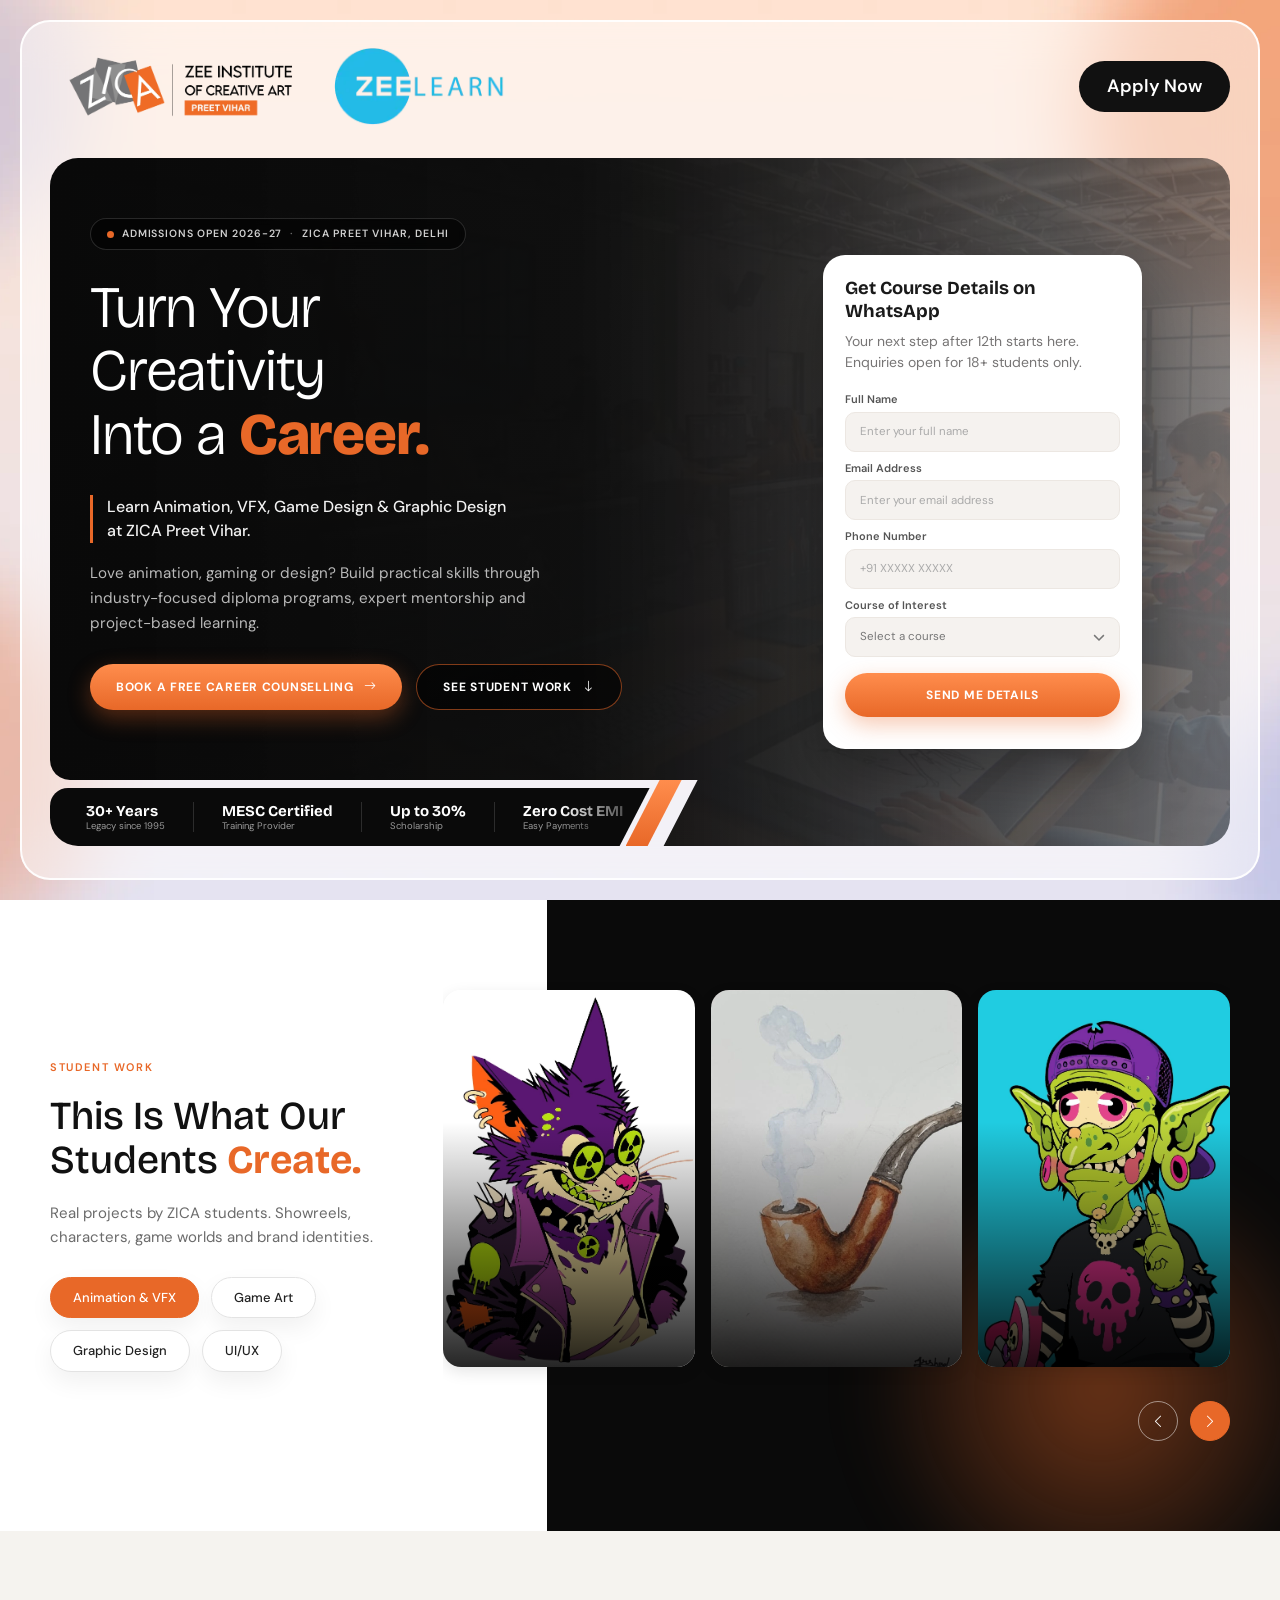
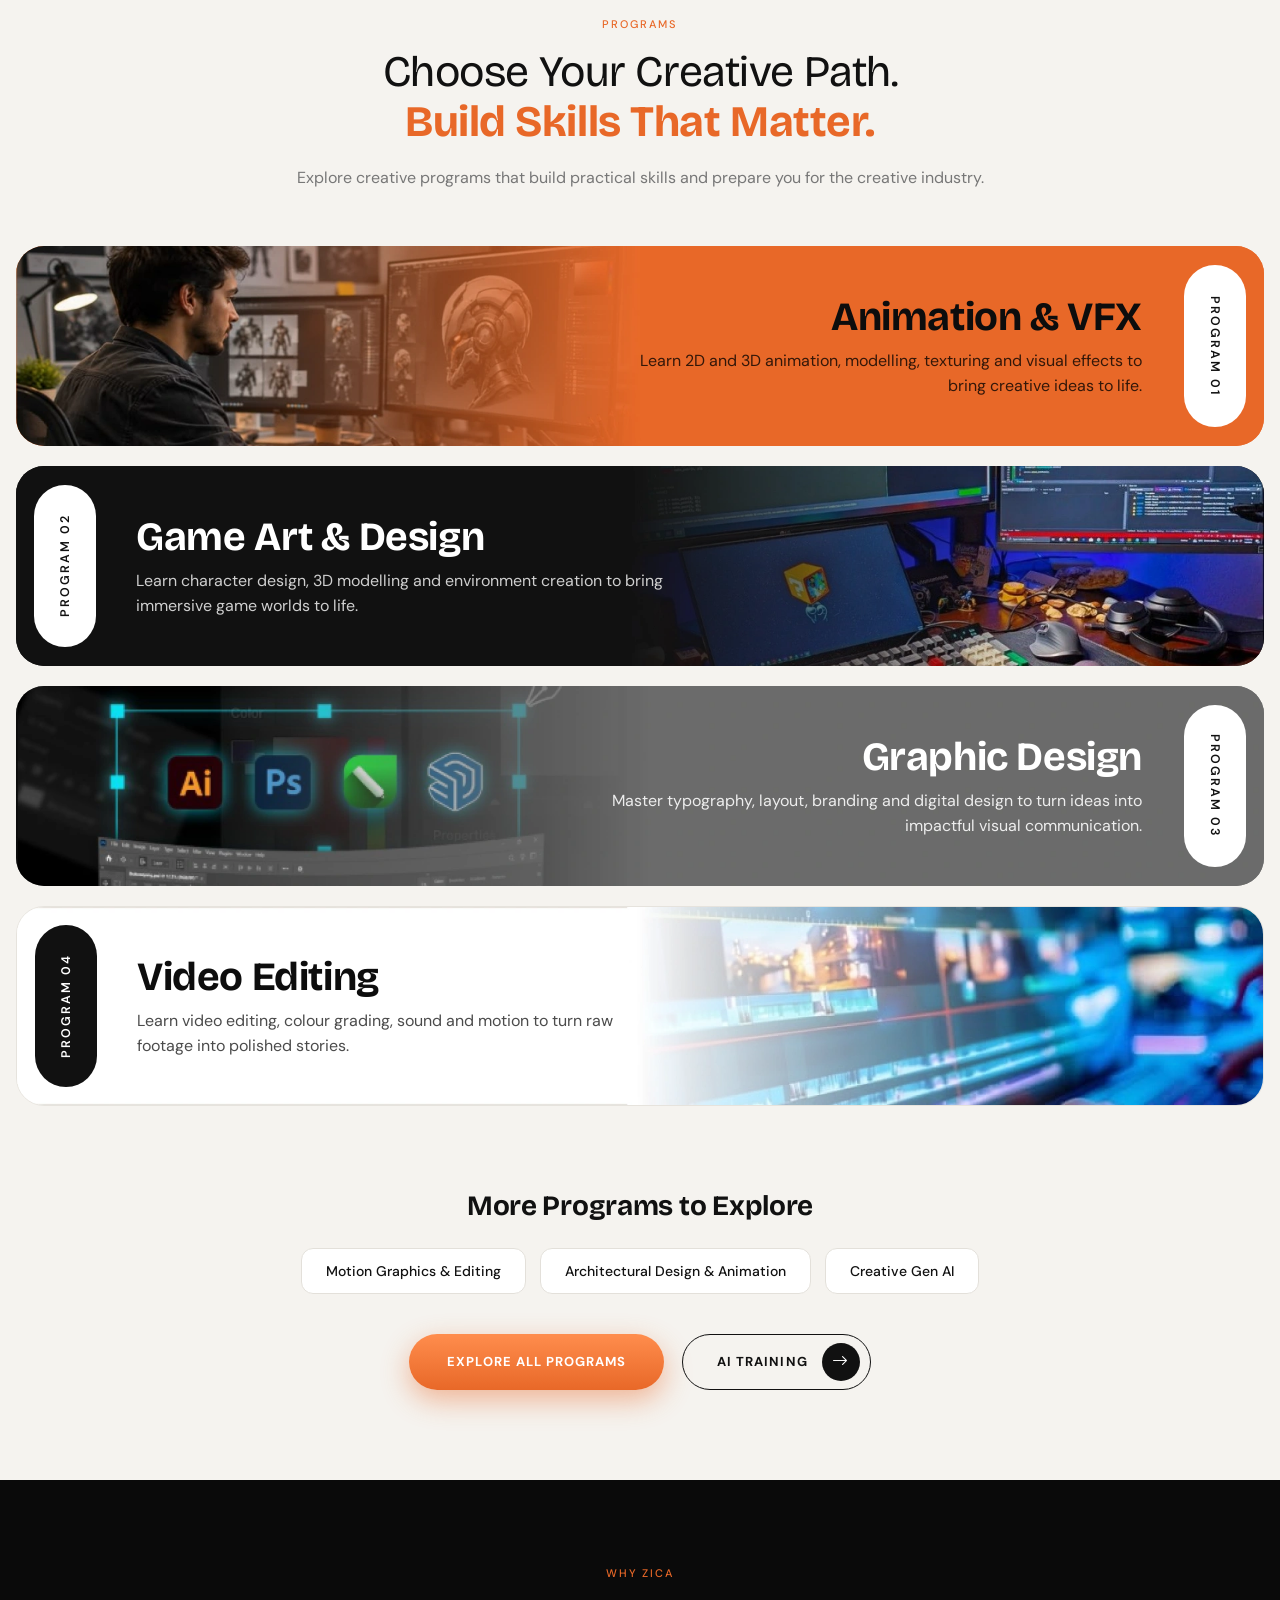
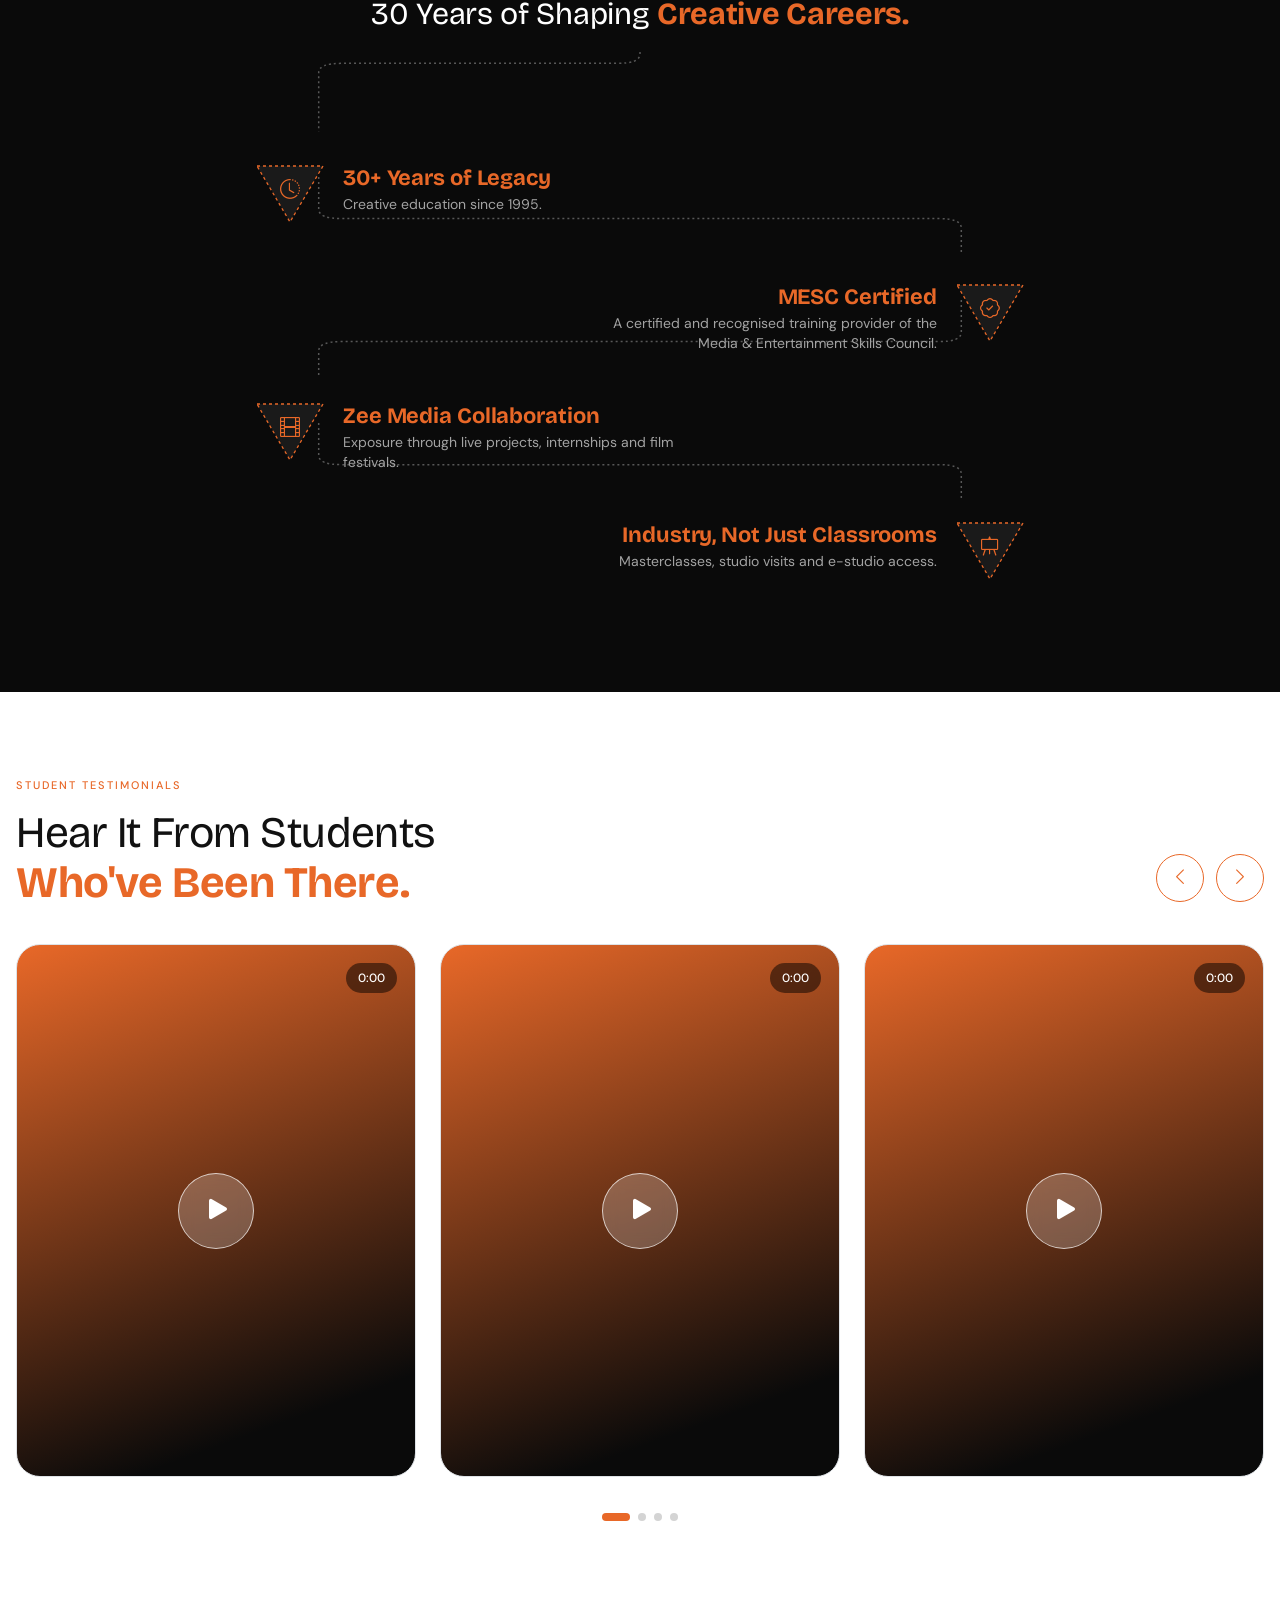
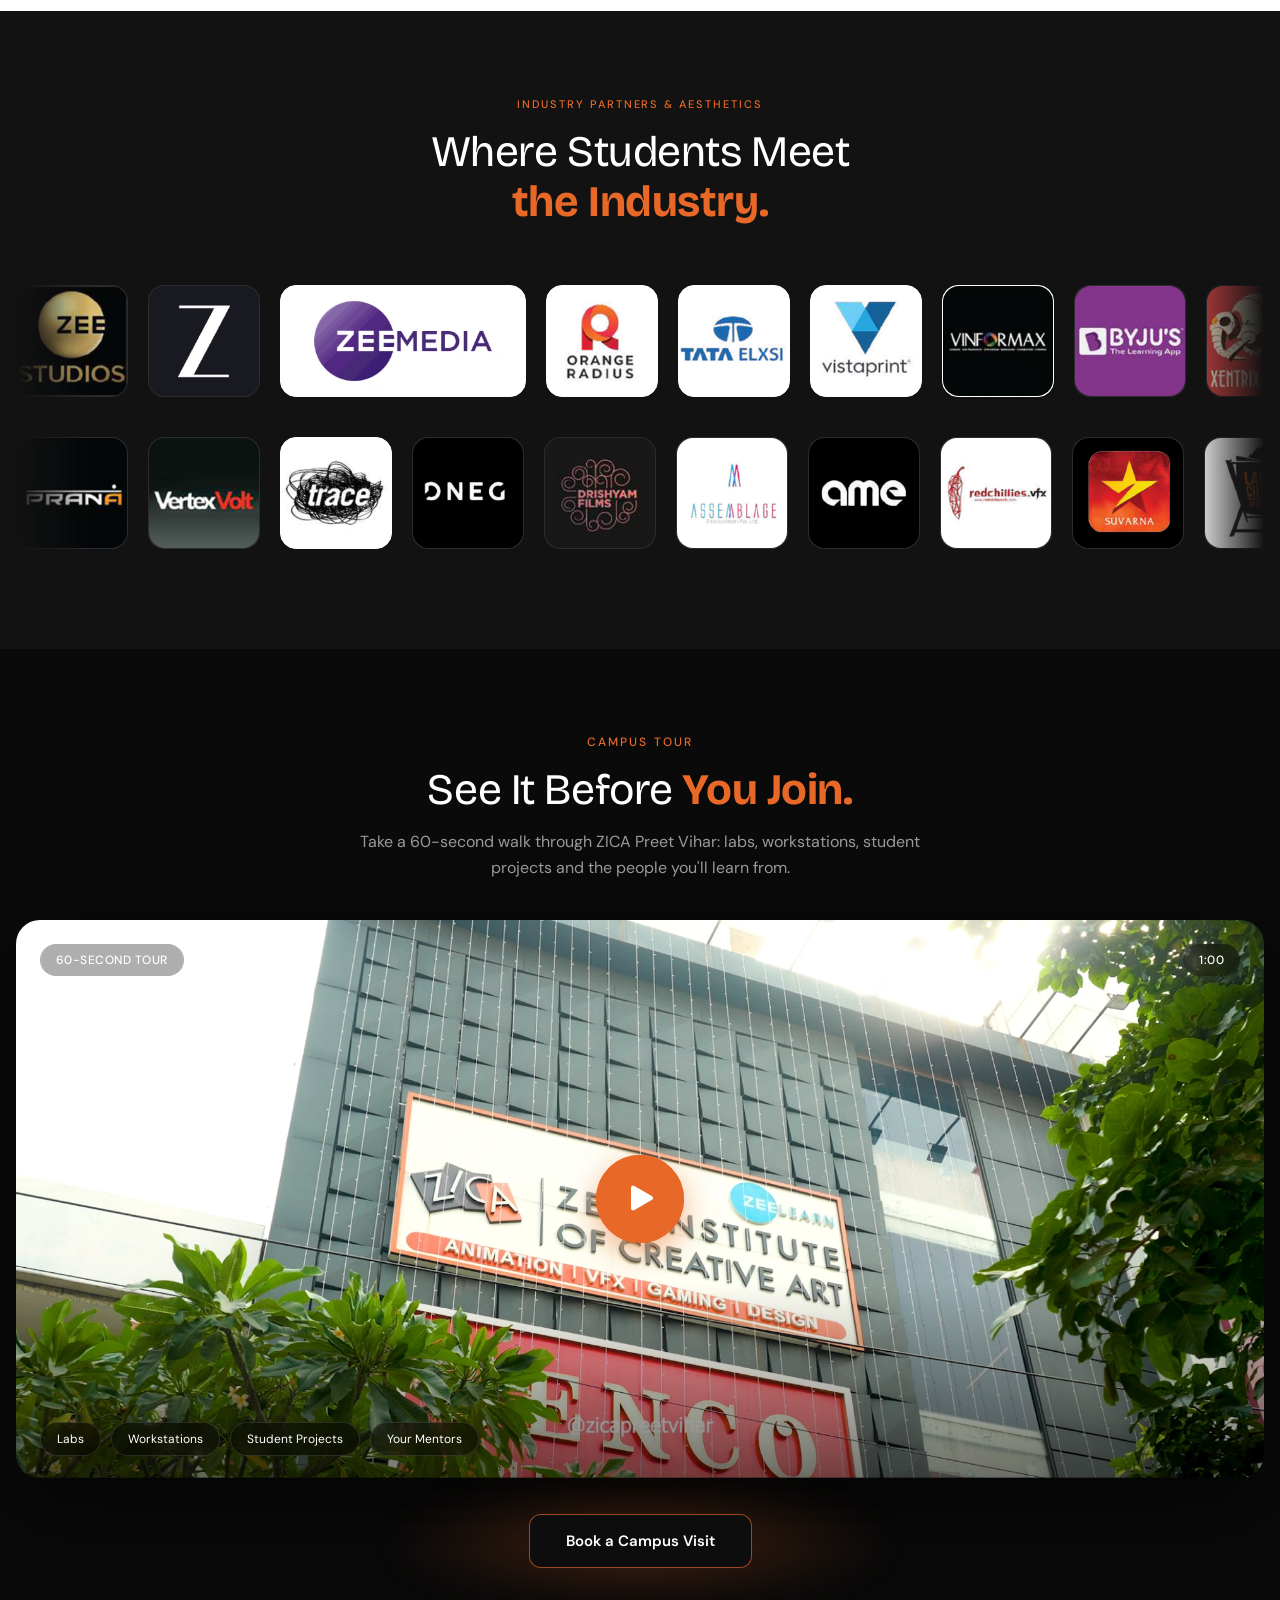
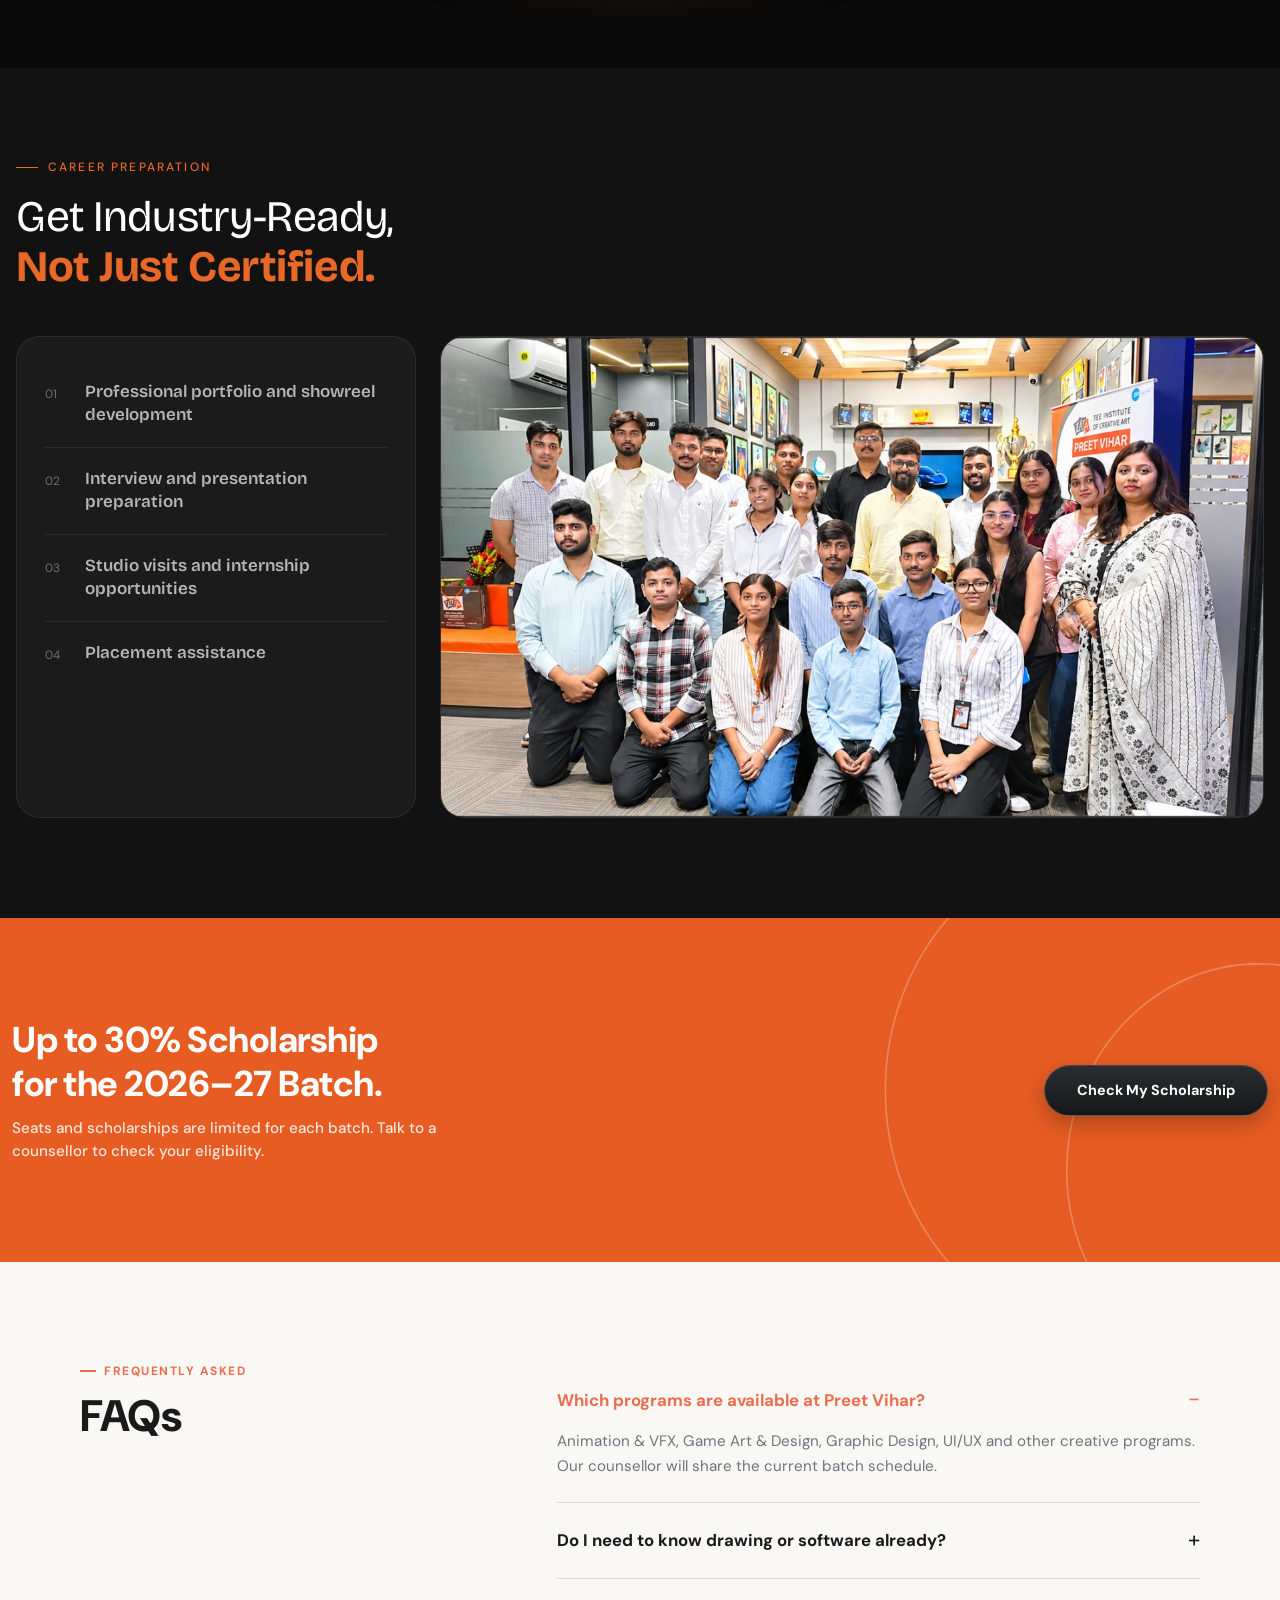
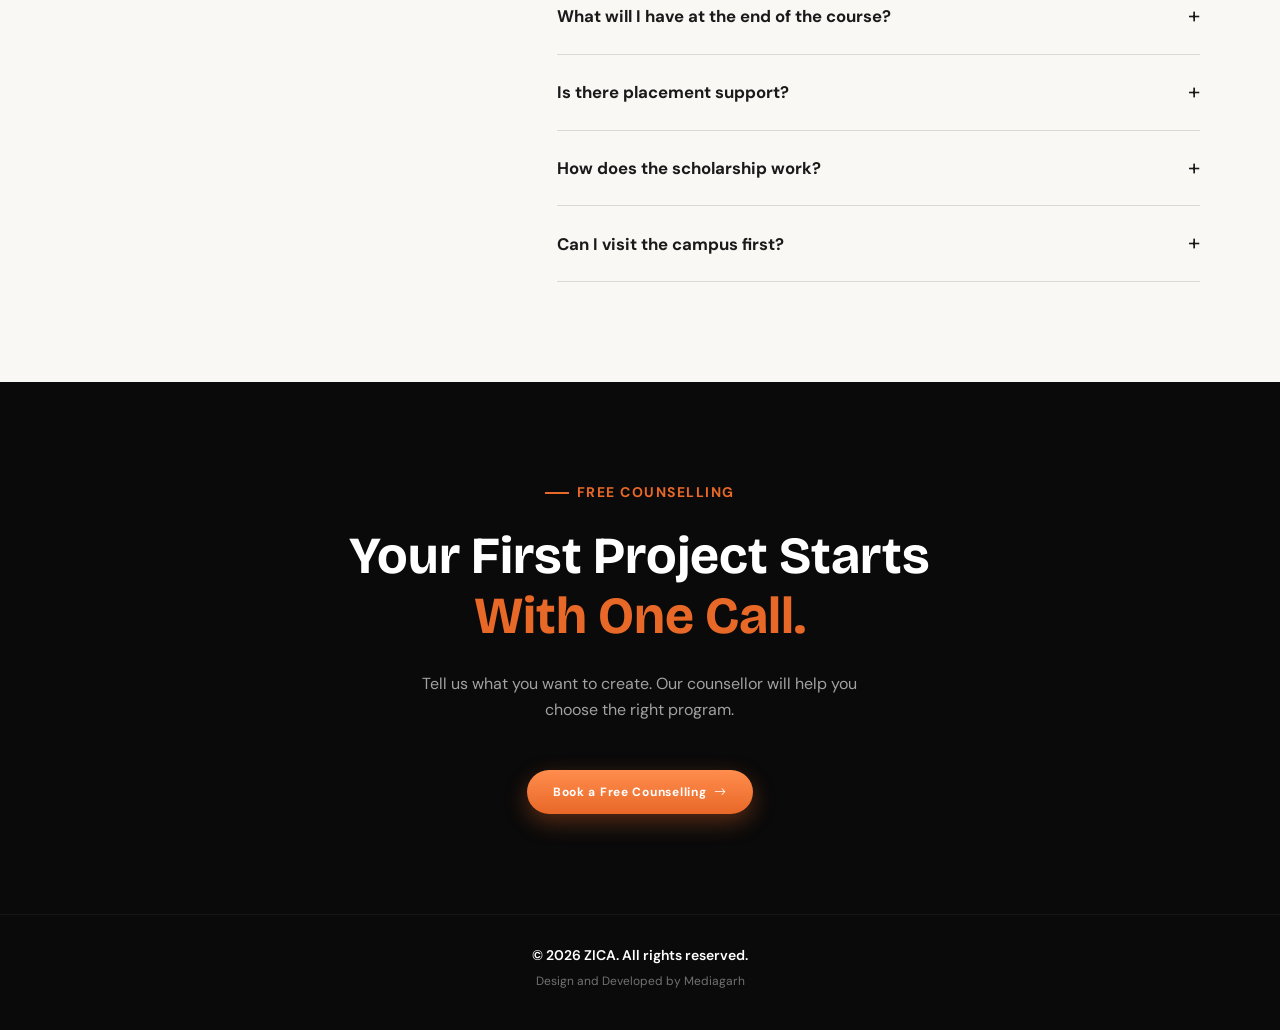
<file: index.html>
<!doctype html>
<html lang="en">
  <head>
    <meta charset="UTF-8" />
    <meta name="viewport" content="width=device-width, initial-scale=1.0" />

    <!-- Primary Meta Tags -->
    <title>ZICA Preet Vihar, Delhi | Animation, VFX, Game &amp; Graphic Design Courses</title>
    <meta
      name="description"
      content="Learn Animation, VFX, Game Design & Graphic Design at ZICA Preet Vihar, Delhi. 30+ years of creative education, MESC certified, with placement assistance and industry exposure."
    />
    <meta name="author" content="ZICA Preet Vihar" />
    <meta name="theme-color" content="#e86828" />

    <!-- Favicon -->
    <link rel="icon" type="image/webp" href="images/ZICA_Logo.webp" />
    <link rel="apple-touch-icon" href="images/ZICA_Logo.webp" />

    <!-- Open Graph / Facebook -->
    <meta property="og:type" content="website" />
    <meta property="og:site_name" content="ZICA Preet Vihar" />
    <meta property="og:locale" content="en_IN" />
    <meta property="og:title" content="ZICA Preet Vihar, Delhi | Animation, VFX, Game & Graphic Design Courses" />
    <meta
      property="og:description"
      content="Learn Animation, VFX, Game Design & Graphic Design at ZICA Preet Vihar, Delhi. 30+ years of creative education, MESC certified, with placement assistance and industry exposure."
    />
    <meta property="og:image" content="images/Group_166.webp" />
    <meta property="og:image:alt" content="ZICA Preet Vihar campus and creative work" />
    <!-- TODO: once the live domain is known, set og:url and make og:image an absolute URL (https://your-domain/images/Group_166.webp) -->

    <!-- Twitter Card -->
    <meta name="twitter:card" content="summary_large_image" />
    <meta name="twitter:title" content="ZICA Preet Vihar, Delhi | Animation, VFX, Game & Graphic Design Courses" />
    <meta
      name="twitter:description"
      content="Learn Animation, VFX, Game Design & Graphic Design at ZICA Preet Vihar, Delhi. 30+ years of creative education, MESC certified, with placement assistance and industry exposure."
    />
    <meta name="twitter:image" content="images/Group_166.webp" />

    <!-- Google Tag Manager -->
    <script async src="https://www.googletagmanager.com/gtm.js?id=GTM-WV7SQ3TK"></script>
    <script>
      window.dataLayer = window.dataLayer || [];
      function gtag() {
        dataLayer.push(arguments);
      }
      gtag('js', new Date());
    </script>

    <link rel="preconnect" href="https://fonts.googleapis.com" />
    <link rel="preconnect" href="https://fonts.gstatic.com" crossorigin />
    <link
      href="https://fonts.googleapis.com/css2?family=Bricolage+Grotesque:opsz,wght@12..96,200..800&family=DM+Sans:ital,opsz,wght@0,9..40,100..1000;1,9..40,100..1000&display=swap"
      rel="stylesheet"
    />
    <!-- Bootstrap 5 CSS -->
    <link href="https://cdn.jsdelivr.net/npm/bootstrap@5.3.3/dist/css/bootstrap.min.css" rel="stylesheet" />
    <!-- Bootstrap Icons (arrows + chat icon) -->
    <link href="https://cdn.jsdelivr.net/npm/bootstrap-icons@1.11.3/font/bootstrap-icons.min.css" rel="stylesheet" />
    <!-- AOS CSS (required for animations) -->
    <link href="https://unpkg.com/aos@2.3.1/dist/aos.css" rel="stylesheet" />
    <link rel="stylesheet" href="https://cdn.jsdelivr.net/npm/swiper@11.1.14/swiper-bundle.min.css" />
    <link rel="stylesheet" href="./css/style.css" />
    <link rel="stylesheet" href="./css/responsive.css" />
  </head>
  <body>
    <!-- Google Tag Manager (noscript) -->
    <noscript>
      <iframe
        src="https://www.googletagmanager.com/ns.html?id=GTM-WV7SQ3TK"
        height="0"
        width="0"
        style="display: none; visibility: hidden"
      ></iframe>
    </noscript>

    <!-- ===== HERO SECTION ===== -->
    <section class="hero-section overflow-hidden">
      <!-- Glassmorphism Wrapper Container -->
      <div class="hero-glass-container">
        <!-- ===== HEADER / NAVBAR ===== -->
        <header class="hero-header d-flex align-items-center justify-content-between">
          <!-- Left: Logos -->
          <div class="header-logos d-flex align-items-center gap-3">
            <img src="./images/ZICA_Logo.webp" alt="ZICA Logo" class="logo-zica" />
            <img src="./images/image1.webp" alt="Zee Learn Logo" class="logo-zeelearn" />
          </div>
          <!-- Right: CTA Button -->
          <a href="#apply" class="btn-apply-now">Apply Now</a>
        </header>

        <main class="hero-wrap">
          <!-- Stage: card (with cutout) + strip sit together -->
          <div class="hero-stage">
            <!-- Main dark card (taller on the right, cutout bottom-left) -->
            <div class="hero-card">
              <div class="row align-items-center gx-lg-5 gy-4 hero-row">
                <!-- LEFT: Text -->
                <div class="col-lg-7 hero-left">
                  <span class="hero-badge" data-aos="fade-down">
                    <i class="dot"></i>
                    ADMISSIONS OPEN 2026-27
                    <span class="sep">·</span>
                    ZICA PREET VIHAR, DELHI
                  </span>

                  <h1 class="hero-title" data-aos="fade-up" data-aos-delay="100">
                    Turn Your <br />
                    Creativity <br />
                    Into a <span class="accent">Career.</span>
                  </h1>
                  <script>
                    (function () {
                      var params = new URLSearchParams(window.location.search);
                      var keyword = params.get('utm_keyword');
                      if (keyword) {
                        document.querySelector('.hero-title').textContent = decodeURIComponent(keyword);
                      }
                    })();
                  </script>
                  <p class="hero-quote" data-aos="fade-up" data-aos-delay="200">
                    Learn Animation, VFX, Game Design &amp; Graphic Design at ZICA Preet Vihar.
                  </p>

                  <p class="hero-desc" data-aos="fade-up" data-aos-delay="300">
                    Love animation, gaming or design? Build practical skills through industry-focused diploma programs,
                    expert mentorship and project-based learning.
                  </p>

                  <div class="hero-btns" data-aos="fade-up" data-aos-delay="400">
                    <a href="#enquiryForm" class="btn-orange">
                      BOOK A FREE CAREER COUNSELLING
                      <i class="bi bi-arrow-right"></i>
                    </a>
                    <a href="#enquiryForm" class="btn-outline-dark2">
                      SEE STUDENT WORK
                      <i class="bi bi-arrow-down"></i>
                    </a>
                  </div>
                </div>

                <!-- RIGHT: Form -->
                <div class="col-lg-5 col-xl-4 ms-xl-auto">
                  <div class="form-card" id="form" data-aos="fade-left" data-aos-delay="300">
                    <h3 class="form-title">Get Course Details on WhatsApp</h3>
                    <p class="form-tagline">
                      Your next step after 12th starts here. Enquiries open for 18+ students only.
                    </p>
                    <form id="enquiryForm">
                      <!-- page url is filled automatically by JS -->
                      <input type="hidden" name="page_url" id="pageUrl" />

                      <div class="mb-2">
                        <label class="form-label-sm">Full Name</label>
                        <input type="text" class="form-input" name="name" placeholder="Enter your full name" required />
                      </div>

                      <div class="mb-2">
                        <label class="form-label-sm">Email Address</label>
                        <input
                          type="email"
                          class="form-input"
                          name="email"
                          placeholder="Enter your email address"
                          required
                        />
                      </div>

                      <div class="mb-2">
                        <label class="form-label-sm">Phone Number</label>
                        <input
                          type="tel"
                          class="form-input"
                          name="phone"
                          placeholder="+91 XXXXX XXXXX"
                          pattern="[0-9+\s]{10,15}"
                          required
                        />
                      </div>

                      <div class="mb-3">
                        <label class="form-label-sm">Course of Interest</label>
                        <select class="form-input form-select-custom" name="course" required>
                          <option value="" selected disabled>Select a course</option>
                          <option value="Animation & VFX">Animation &amp; VFX</option>
                          <option value="Game Design">Game Design</option>
                          <option value="Graphic Design">Graphic Design</option>
                          <option value="Video Editing">Video Editing</option>
                        </select>
                      </div>

                      <button type="submit" id="submitBtn" class="btn-orange w-100 justify-content-center">
                        SEND ME DETAILS
                      </button>

                      <p id="formMsg" class="mt-2 mb-0 text-center" style="font-size: 13px"></p>
                    </form>
                  </div>
                </div>
              </div>
            </div>

            <!-- Strip that lives inside the cutout (desktop) / below card (mobile) -->
            <div class="hero-bottom" data-aos="fade-up" data-aos-delay="200">
              <div class="stats-strip">
                <div class="marquee">
                  <div class="marquee-track">
                    <!-- 4 identical groups; animation moves -25% = seamless loop -->
                    <div class="marquee-group">
                      <div class="stat"><strong>30+ Years</strong><span>Legacy since 1995</span></div>
                      <div class="stat"><strong>MESC Certified</strong><span>Training Provider</span></div>
                      <div class="stat"><strong>Up to 30%</strong><span>Scholarship</span></div>
                      <div class="stat"><strong>Zero Cost EMI</strong><span>Easy Payments</span></div>
                    </div>
                    <div class="marquee-group" aria-hidden="true">
                      <div class="stat"><strong>30+ Years</strong><span>Legacy since 1995</span></div>
                      <div class="stat"><strong>MESC Certified</strong><span>Training Provider</span></div>
                      <div class="stat"><strong>Up to 30%</strong><span>Scholarship</span></div>
                      <div class="stat"><strong>Zero Cost EMI</strong><span>Easy Payments</span></div>
                    </div>
                    <div class="marquee-group" aria-hidden="true">
                      <div class="stat"><strong>30+ Years</strong><span>Legacy since 1995</span></div>
                      <div class="stat"><strong>MESC Certified</strong><span>Training Provider</span></div>
                      <div class="stat"><strong>Up to 30%</strong><span>Scholarship</span></div>
                      <div class="stat"><strong>Zero Cost EMI</strong><span>Easy Payments</span></div>
                    </div>
                    <div class="marquee-group" aria-hidden="true">
                      <div class="stat"><strong>30+ Years</strong><span>Legacy since 1995</span></div>
                      <div class="stat"><strong>MESC Certified</strong><span>Training Provider</span></div>
                      <div class="stat"><strong>Up to 30%</strong><span>Scholarship</span></div>
                      <div class="stat"><strong>Zero Cost EMI</strong><span>Easy Payments</span></div>
                    </div>
                  </div>
                </div>
              </div>

              <!-- Orange slanted bars sitting inside the cutout gap (desktop only) -->
              <i class="slant-bar slant-bar-1"></i>
            </div>
          </div>
        </main>
      </div>
      <!-- /hero-glass-container -->
    </section>
    <!-- /hero-section -->
    <section class="student-work overflow-hidden" id="studentWork">
      <div class="custom-container">
        <div class="row align-items-center g-4 g-lg-0">
          <!-- LEFT CONTENT -->
          <div class="col-lg-4 sw-content" data-aos="fade-right">
            <span class="sw-eyebrow">Student Work</span>
            <h2 class="sw-title">This Is What Our Students <span class="sw-accent">Create.</span></h2>
            <p class="sw-text">
              Real projects by ZICA students. Showreels, characters, game worlds and brand identities.
            </p>

            <div class="sw-pills">
              <span class="sw-pill">Animation &amp; VFX</span>
              <span class="sw-pill">Game Art</span>
              <span class="sw-pill">Graphic Design</span>
              <span class="sw-pill">UI/UX</span>
            </div>
          </div>

          <!-- RIGHT SLIDER -->
          <div class="col-lg-8" data-aos="fade-left">
            <div class="sw-slider">
              <div class="sw-viewport">
                <div class="sw-track" id="swTrack">
                  <!-- Card 1 -->
                  <article class="sw-card">
                    <img
                      class="sw-video"
                      src="images/student-art-1.webp"
                      alt="Neon Dusk — 3D Showreel"
                      loading="lazy"
                    />
                  </article>

                  <!-- Card 2 -->
                  <article class="sw-card">
                    <img class="sw-video" src="images/student-art-2.webp" alt="Skyforge — Game World" loading="lazy" />
                  </article>

                  <!-- Card 3 -->
                  <article class="sw-card">
                    <img
                      class="sw-video"
                      src="images/student-art-3.webp"
                      alt="Aurora — Brand Identity"
                      loading="lazy"
                    />
                  </article>

                  <!-- Card 4 -->
                  <article class="sw-card">
                    <img class="sw-video" src="images/student-art-4.webp" alt="Pulse — App Design" loading="lazy" />
                  </article>
                </div>
              </div>

              <!-- ARROWS -->
              <div class="sw-arrows">
                <button type="button" class="sw-arrow sw-arrow--prev" id="swPrev" aria-label="Previous">
                  <i class="bi bi-chevron-left"></i>
                </button>
                <button type="button" class="sw-arrow sw-arrow--next" id="swNext" aria-label="Next">
                  <i class="bi bi-chevron-right"></i>
                </button>
              </div>
            </div>
          </div>
        </div>
      </div>
    </section>

    <section class="prog-section overflow-hidden" id="programs">
      <div class="container-1320">
        <!-- Heading -->
        <div class="prog-head text-center" data-aos="fade-up">
          <span class="prog-tag">PROGRAMS</span>
          <h2 class="prog-title">
            Choose Your Creative Path.<br />
            <span class="accent">Build Skills That Matter.</span>
          </h2>
          <p class="prog-sub">
            Explore creative programs that build practical skills and prepare you for the creative industry.
          </p>
        </div>

        <!-- Cards -->
        <div class="prog-list">
          <!-- 01 : orange / photo LEFT / badge RIGHT -->
          <a href="#" class="prog-card prog-card--orange prog-card--img-left" data-aos="fade-up">
            <img class="prog-bg" src="images/animation-img-1.webp" alt="" loading="lazy" />
            <span class="prog-badge">PROGRAM 01</span>
            <div class="prog-content">
              <h3 class="prog-card-title">Animation &amp; VFX</h3>
              <p class="prog-desc">
                Learn 2D and 3D animation, modelling, texturing and visual effects to bring creative ideas to life.
              </p>
            </div>
          </a>

          <!-- 02 : dark / photo RIGHT / badge LEFT -->
          <a href="#" class="prog-card prog-card--dark prog-card--img-right" data-aos="fade-up" data-aos-delay="100">
            <img class="prog-bg" src="images/animation-img-2.webp" alt="" loading="lazy" />
            <span class="prog-badge">PROGRAM 02</span>
            <div class="prog-content">
              <h3 class="prog-card-title">Game Art &amp; Design</h3>
              <p class="prog-desc">
                Learn character design, 3D modelling and environment creation to bring immersive game worlds to life.
              </p>
            </div>
          </a>

          <!-- 03 : gray / photo LEFT / badge RIGHT -->
          <a href="#" class="prog-card prog-card--gray prog-card--img-left" data-aos="fade-up" data-aos-delay="200">
            <img class="prog-bg" src="images/animation-img-3.webp" alt="" loading="lazy" />
            <span class="prog-badge">PROGRAM 03</span>
            <div class="prog-content">
              <h3 class="prog-card-title">Graphic Design</h3>
              <p class="prog-desc">
                Master typography, layout, branding and digital design to turn ideas into impactful visual
                communication.
              </p>
            </div>
          </a>

          <!-- 04 : white / photo RIGHT / badge LEFT -->
          <a href="#" class="prog-card prog-card--white prog-card--img-right" data-aos="fade-up" data-aos-delay="300">
            <img class="prog-bg" src="images/animation-img-4.webp" alt="" loading="lazy" />
            <span class="prog-badge">PROGRAM 04</span>
            <div class="prog-content">
              <h3 class="prog-card-title">Video Editing</h3>
              <p class="prog-desc">
                Learn video editing, colour grading, sound and motion to turn raw footage into polished stories.
              </p>
            </div>
          </a>
        </div>

        <!-- More programs -->
        <div class="prog-more text-center" data-aos="fade-up">
          <h3 class="prog-more-title">More Programs to Explore</h3>

          <div class="prog-chips">
            <a href="#" class="prog-chip">Motion Graphics &amp; Editing</a>
            <a href="#" class="prog-chip">Architectural Design &amp; Animation</a>
            <a href="#" class="prog-chip">Creative Gen AI</a>
          </div>

          <div class="prog-btns">
            <a href="#" class="prog-btn prog-btn--orange">EXPLORE ALL PROGRAMS</a>
            <a href="#" class="prog-btn prog-btn--outline">
              AI TRAINING
              <span class="prog-btn-icon"><i class="bi bi-arrow-right"></i></span>
            </a>
          </div>
        </div>
      </div>
    </section>
    <section class="why-section overflow-hidden" id="why-zica">
      <div class="container-1320">
        <div class="why-head" data-aos="fade-up">
          <span class="why-tag">WHY ZICA</span>
          <h2 class="why-title">30 Years of Shaping <span class="accent">Creative Careers.</span></h2>
        </div>

        <div class="why-timeline">
          <div class="why-line" data-aos="fade-in" data-aos-duration="1200">
            <picture>
              <source media="(max-width: 767.98px)" srcset="images/why-line-mobile.svg" />
              <img src="images/why-line.svg" alt="" />
            </picture>
          </div>

          <div class="why-item why-item--1" data-aos="fade-right">
            <div class="why-tri">
              <svg viewBox="0 0 68 58" preserveAspectRatio="none" aria-hidden="true">
                <polygon points="1,1 67,1 34,57" />
              </svg>
              <span class="why-icon"><i class="bi bi-clock-history"></i></span>
            </div>
            <div class="why-text">
              <h3 class="why-item-title">30+ Years of Legacy</h3>
              <p class="why-desc">Creative education since 1995.</p>
            </div>
          </div>

          <div class="why-item why-item--2 is-right" data-aos="fade-left">
            <div class="why-tri">
              <svg viewBox="0 0 68 58" preserveAspectRatio="none" aria-hidden="true">
                <polygon points="1,1 67,1 34,57" />
              </svg>
              <span class="why-icon"><i class="bi bi-patch-check"></i></span>
            </div>
            <div class="why-text">
              <h3 class="why-item-title">MESC Certified</h3>
              <p class="why-desc">
                A certified and recognised training provider of the Media &amp; Entertainment Skills Council.
              </p>
            </div>
          </div>

          <div class="why-item why-item--3" data-aos="fade-right">
            <div class="why-tri">
              <svg viewBox="0 0 68 58" preserveAspectRatio="none" aria-hidden="true">
                <polygon points="1,1 67,1 34,57" />
              </svg>
              <span class="why-icon"><i class="bi bi-film"></i></span>
            </div>
            <div class="why-text">
              <h3 class="why-item-title">Zee Media Collaboration</h3>
              <p class="why-desc">Exposure through live projects, internships and film festivals.</p>
            </div>
          </div>

          <div class="why-item why-item--4 is-right" data-aos="fade-left">
            <div class="why-tri">
              <svg viewBox="0 0 68 58" preserveAspectRatio="none" aria-hidden="true">
                <polygon points="1,1 67,1 34,57" />
              </svg>
              <span class="why-icon"><i class="bi bi-easel"></i></span>
            </div>
            <div class="why-text">
              <h3 class="why-item-title">Industry, Not Just Classrooms</h3>
              <p class="why-desc">Masterclasses, studio visits and e-studio access.</p>
            </div>
          </div>
        </div>
      </div>
    </section>

    <section class="tm-section overflow-hidden" id="testimonials">
      <div class="container-1320">
        <!-- Heading + arrows (arrows sit at the right end) -->
        <div class="tm-head" data-aos="fade-up">
          <div class="tm-head-text">
            <span class="tm-tag">STUDENT TESTIMONIALS</span>
            <h2 class="tm-title">
              Hear It From Students<br />
              <span class="accent">Who've Been There.</span>
            </h2>
          </div>

          <div class="tm-arrows">
            <button type="button" class="tm-arrow tm-prev" aria-label="Previous video">
              <i class="bi bi-chevron-left"></i>
            </button>
            <button type="button" class="tm-arrow tm-next" aria-label="Next video">
              <i class="bi bi-chevron-right"></i>
            </button>
          </div>
        </div>

        <!-- Video slider -->
        <div class="swiper tm-swiper" data-aos="fade-up" data-aos-delay="150">
          <div class="swiper-wrapper">
            <!-- ONE SLIDE = copy this block. Just change the video src -->
            <div class="swiper-slide">
              <div class="tm-card border">
                <video
                  class="tm-video"
                  src="images/test-video-1.mp4#t=0.1"
                  preload="metadata"
                  playsinline
                  disablepictureinpicture
                  controlslist="nodownload noplaybackrate noremoteplayback"
                  oncontextmenu="return false;"
                ></video>
                <span class="tm-time">0:00</span>
                <button type="button" class="tm-play" aria-label="Play video">
                  <i class="bi bi-play-fill"></i>
                </button>
              </div>
            </div>

            <div class="swiper-slide">
              <div class="tm-card border">
                <video
                  class="tm-video"
                  src="images/test-video-2.mp4#t=0.1"
                  preload="metadata"
                  playsinline
                  disablepictureinpicture
                  controlslist="nodownload noplaybackrate noremoteplayback"
                  oncontextmenu="return false;"
                ></video>
                <span class="tm-time">0:00</span>
                <button type="button" class="tm-play" aria-label="Play video">
                  <i class="bi bi-play-fill"></i>
                </button>
              </div>
            </div>

            <div class="swiper-slide">
              <div class="tm-card border">
                <video
                  class="tm-video"
                  src="images/test-video-3.mp4#t=0.1"
                  preload="metadata"
                  playsinline
                  disablepictureinpicture
                  controlslist="nodownload noplaybackrate noremoteplayback"
                  oncontextmenu="return false;"
                ></video>
                <span class="tm-time">0:00</span>
                <button type="button" class="tm-play" aria-label="Play video">
                  <i class="bi bi-play-fill"></i>
                </button>
              </div>
            </div>

            <div class="swiper-slide">
              <div class="tm-card border">
                <video
                  class="tm-video"
                  src="images/test-video-4.mp4#t=0.1"
                  preload="metadata"
                  playsinline
                  disablepictureinpicture
                  controlslist="nodownload noplaybackrate noremoteplayback"
                  oncontextmenu="return false;"
                ></video>
                <span class="tm-time">0:00</span>
                <button type="button" class="tm-play" aria-label="Play video">
                  <i class="bi bi-play-fill"></i>
                </button>
              </div>
            </div>
          </div>
        </div>

        <!-- Dots below the videos -->
        <div class="swiper-pagination tm-pagination"></div>
      </div>
    </section>

    <section class="partners-section overflow-hidden" id="partners">
      <div class="container-1320">
        <div class="partners-head text-center" data-aos="fade-up">
          <span class="partners-tag">INDUSTRY PARTNERS &amp; AESTHETICS</span>
          <h2 class="partners-title">
            Where Students Meet<br />
            <span class="accent">the Industry.</span>
          </h2>
        </div>

        <div class="logo-rows" data-aos="fade-up" data-aos-delay="150">
          <!-- ROW 1 : moves LEFT -->
          <div class="logo-row logo-row-left">
            <div class="logo-track">
              <div class="logo-group">
                <!--
              ONE LOGO = copy one <div class="logo-tile">
              - add class "light" for a white tile
              - add class "wide" for wide logos (like Zee Media)
              Add as many as you want. JS repeats them automatically for a seamless loop.
            -->
                <div class="logo-tile">
                  <img src="images/logo-img-1.webp" alt="Partner 1" />
                </div>
                <div class="logo-tile">
                  <img src="images/logo-img-2.webp" alt="Partner 2" />
                </div>
                <div class="logo-tile light wide">
                  <img src="images/logo-img-3.webp" alt="Partner 3" />
                </div>
                <div class="logo-tile light">
                  <img src="images/logo-img-4.webp" alt="Partner 4" />
                </div>
                <div class="logo-tile light">
                  <img src="images/logo-img-5.webp" alt="Partner 5" />
                </div>
                <div class="logo-tile light">
                  <img src="images/logo-img-6.webp" alt="Partner 6" />
                </div>
                <div class="logo-tile light">
                  <img src="images/logo-img-7.webp" alt="Partner 7" />
                </div>
                <div class="logo-tile">
                  <img src="images/logo-img-8.webp" alt="Partner 8" />
                </div>
                <div class="logo-tile">
                  <img src="images/logo-img-9.webp" alt="Partner 9" />
                </div>
                <div class="logo-tile">
                  <img src="images/logo-img-10.webp" alt="Partner 10" />
                </div>
                <div class="logo-tile">
                  <img src="images/logo-img-11.webp" alt="Partner 11" />
                </div>
                <div class="logo-tile light">
                  <img src="images/logo-img-12.webp" alt="Partner 12" />
                </div>
              </div>
            </div>
          </div>

          <!-- ROW 2 : moves RIGHT -->
          <div class="logo-row logo-row-right">
            <div class="logo-track">
              <div class="logo-group">
                <div class="logo-tile">
                  <img src="images/logo-img-13.webp" alt="Partner 13" />
                </div>
                <div class="logo-tile">
                  <img src="images/logo-img-14.webp" alt="Partner 14" />
                </div>
                <div class="logo-tile light">
                  <img src="images/logo-img-15.webp" alt="Partner 15" />
                </div>
                <div class="logo-tile">
                  <img src="images/logo-img-16.webp" alt="Partner 16" />
                </div>
                <div class="logo-tile">
                  <img src="images/logo-img-17.webp" alt="Partner 16" />
                </div>
                <div class="logo-tile">
                  <img src="images/logo-img-18.webp" alt="Partner 16" />
                </div>
                <div class="logo-tile">
                  <img src="images/logo-img-19.webp" alt="Partner 16" />
                </div>
                <div class="logo-tile">
                  <img src="images/logo-img-20.webp" alt="Partner 16" />
                </div>
                <div class="logo-tile">
                  <img src="images/logo-img-21.webp" alt="Partner 16" />
                </div>
                <div class="logo-tile">
                  <img src="images/logo-img-22.webp" alt="Partner 16" />
                </div>
                <div class="logo-tile">
                  <img src="images/logo-img-23.webp" alt="Partner 16" />
                </div>
                <div class="logo-tile">
                  <img src="images/logo-img-24.webp" alt="Partner 16" />
                </div>
                <div class="logo-tile">
                  <img src="images/logo-img-25.webp" alt="Partner 16" />
                </div>
                <div class="logo-tile">
                  <img src="images/logo-img-26.webp" alt="Partner 16" />
                </div>
                <div class="logo-tile">
                  <img src="images/logo-img-27.webp" alt="Partner 16" />
                </div>
                <div class="logo-tile">
                  <img src="images/logo-img-28.webp" alt="Partner 16" />
                </div>
                <div class="logo-tile">
                  <img src="images/logo-img-29.webp" alt="Partner 16" />
                </div>
                <div class="logo-tile">
                  <img src="images/logo-img-30.webp" alt="Partner 16" />
                </div>
                <div class="logo-tile">
                  <img src="images/logo-img-31.webp" alt="Partner 16" />
                </div>
              </div>
            </div>
          </div>
        </div>
      </div>
    </section>

    <section class="campus-section overflow-hidden" id="campus-tour">
      <div class="container-1320">
        <!-- Heading -->
        <div class="campus-head text-center" data-aos="fade-up">
          <span class="campus-tag">CAMPUS TOUR</span>
          <h2 class="campus-title">See It Before <span class="accent">You Join.</span></h2>
          <p class="campus-sub">
            Take a 60-second walk through ZICA Preet Vihar: labs, workstations, student projects and the people you'll
            learn from.
          </p>
        </div>

        <!-- Custom video -->
        <div class="campus-video" id="campusVideoWrap" data-aos="fade-up" data-aos-delay="150">
          <video
            id="campusVideo"
            class="campus-video-el"
            src="images/zica-video-2.mp4"
            poster="./images/zica-poster-img.webp"
            preload="metadata"
            playsinline
            disablepictureinpicture
            controlslist="nodownload noplaybackrate noremoteplayback"
            oncontextmenu="return false;"
          ></video>

          <span class="campus-badge campus-badge-left">60-SECOND TOUR</span>
          <span class="campus-badge campus-badge-right" id="campusTime">1:00</span>

          <!-- Custom play button -->
          <button type="button" class="campus-play" id="campusPlay" aria-label="Play campus tour video">
            <i class="bi bi-play-fill"></i>
          </button>

          <!-- Chips -->
          <div class="campus-chips">
            <span>Labs</span>
            <span>Workstations</span>
            <span>Student Projects</span>
            <span>Your Mentors</span>
          </div>
        </div>

        <!-- Glowing CTA -->
        <div class="campus-cta text-center" data-aos="fade-up" data-aos-delay="250">
          <a href="#enquiryForm" class="campus-btn">Book a Campus Visit</a>
        </div>
      </div>
    </section>

    <section class="career-section overflow-hidden" id="career-preparation">
      <div class="container-1320">
        <div class="career-head" data-aos="fade-up">
          <div class="career-tag"><span class="dash"></span>CAREER PREPARATION</div>
          <h2 class="career-title">
            Get Industry-Ready,<br />
            <span class="accent">Not Just Certified.</span>
          </h2>
        </div>

        <div class="row g-3 g-lg-4 align-items-stretch">
          <!-- List -->
          <div class="col-lg-4" data-aos="fade-right" data-aos-delay="100">
            <div class="career-list" id="careerList">
              <button type="button" class="career-item">
                <span class="num">01</span>
                <span class="txt">Professional portfolio and showreel development</span>
              </button>
              <button type="button" class="career-item">
                <span class="num">02</span>
                <span class="txt">Interview and presentation preparation</span>
              </button>
              <button type="button" class="career-item">
                <span class="num">03</span>
                <span class="txt">Studio visits and internship opportunities</span>
              </button>
              <button type="button" class="career-item">
                <span class="num">04</span>
                <span class="txt">Placement assistance</span>
              </button>
            </div>
          </div>

          <!-- Image (replace src with your image) -->
          <div class="col-lg-8" data-aos="fade-left" data-aos-delay="200">
            <div class="career-image">
              <img src="images/staff-img-1.webp" alt="ZICA Preet Vihar students and mentors" loading="lazy" />
            </div>
          </div>
        </div>
      </div>
    </section>
    <section class="scholarship-section overflow-hidden">
      <div class="container scholarship-container max-w-1320px">
        <div class="row align-items-center gy-4">
          <!-- Left Content -->
          <div class="col-lg-8" data-aos="fade-right" data-aos-duration="1000" data-aos-once="true">
            <h2 class="scholarship-title">Up to 30% Scholarship<br />for the 2026–27 Batch.</h2>
            <p class="scholarship-subtitle">
              Seats and scholarships are limited for each batch. Talk to a counsellor to check your eligibility.
            </p>
          </div>

          <!-- Right Action Button -->
          <div
            class="col-lg-4 text-lg-end text-start"
            data-aos="fade-left"
            data-aos-duration="1000"
            data-aos-delay="200"
            data-aos-once="true"
          >
            <a href="#" class="btn-scholarship">Check My Scholarship</a>
          </div>
        </div>
      </div>
    </section>
    <section class="faq-section overflow-hidden">
      <div class="container custom-container max-w-1320px">
        <div class="row gy-5">
          <!-- Left Column: Title -->
          <div class="col-lg-5" data-aos="fade-right" data-aos-duration="1000" data-aos-once="true">
            <div class="faq-subheading">Frequently Asked</div>
            <h2 class="faq-title">FAQs</h2>
          </div>

          <!-- Right Column: Accordion -->
          <div class="col-lg-7" data-aos="fade-left" data-aos-duration="1000" data-aos-delay="200" data-aos-once="true">
            <div class="accordion custom-accordion" id="faqAccordion">
              <!-- Item 1 (Expanded by Default) -->
              <div
                class="accordion-item"
                data-aos="fade-up"
                data-aos-duration="800"
                data-aos-delay="300"
                data-aos-once="true"
              >
                <h3 class="accordion-header" id="headingOne">
                  <button
                    class="accordion-button"
                    type="button"
                    data-bs-toggle="collapse"
                    data-bs-target="#collapseOne"
                    aria-expanded="true"
                    aria-controls="collapseOne"
                  >
                    Which programs are available at Preet Vihar?
                  </button>
                </h3>
                <div
                  id="collapseOne"
                  class="accordion-collapse collapse show"
                  aria-labelledby="headingOne"
                  data-bs-parent="#faqAccordion"
                >
                  <div class="accordion-body">
                    Animation & VFX, Game Art & Design, Graphic Design, UI/UX and other creative programs. Our
                    counsellor will share the current batch schedule.
                  </div>
                </div>
              </div>

              <!-- Item 2 -->
              <div
                class="accordion-item"
                data-aos="fade-up"
                data-aos-duration="800"
                data-aos-delay="400"
                data-aos-once="true"
              >
                <h3 class="accordion-header" id="headingTwo">
                  <button
                    class="accordion-button collapsed"
                    type="button"
                    data-bs-toggle="collapse"
                    data-bs-target="#collapseTwo"
                    aria-expanded="false"
                    aria-controls="collapseTwo"
                  >
                    Do I need to know drawing or software already?
                  </button>
                </h3>
                <div
                  id="collapseTwo"
                  class="accordion-collapse collapse"
                  aria-labelledby="headingTwo"
                  data-bs-parent="#faqAccordion"
                >
                  <div class="accordion-body">
                    No. The programs start from the fundamentals. Interest and practice matter more than prior
                    experience.
                  </div>
                </div>
              </div>

              <!-- Item 3 -->
              <div
                class="accordion-item"
                data-aos="fade-up"
                data-aos-duration="800"
                data-aos-delay="500"
                data-aos-once="true"
              >
                <h3 class="accordion-header" id="headingThree">
                  <button
                    class="accordion-button collapsed"
                    type="button"
                    data-bs-toggle="collapse"
                    data-bs-target="#collapseThree"
                    aria-expanded="false"
                    aria-controls="collapseThree"
                  >
                    What will I have at the end of the course?
                  </button>
                </h3>
                <div
                  id="collapseThree"
                  class="accordion-collapse collapse"
                  aria-labelledby="headingThree"
                  data-bs-parent="#faqAccordion"
                >
                  <div class="accordion-body">
                    A portfolio or showreel of your own projects, which is what studios look at when hiring.
                  </div>
                </div>
              </div>

              <!-- Item 4 -->
              <div
                class="accordion-item"
                data-aos="fade-up"
                data-aos-duration="800"
                data-aos-delay="600"
                data-aos-once="true"
              >
                <h3 class="accordion-header" id="headingFour">
                  <button
                    class="accordion-button collapsed"
                    type="button"
                    data-bs-toggle="collapse"
                    data-bs-target="#collapseFour"
                    aria-expanded="false"
                    aria-controls="collapseFour"
                  >
                    Is there placement support?
                  </button>
                </h3>
                <div
                  id="collapseFour"
                  class="accordion-collapse collapse"
                  aria-labelledby="headingFour"
                  data-bs-parent="#faqAccordion"
                >
                  <div class="accordion-body">
                    Yes. ZICA offers placement assistance, interview preparation and portfolio guidance.
                  </div>
                </div>
              </div>

              <!-- Item 5 -->
              <div
                class="accordion-item"
                data-aos="fade-up"
                data-aos-duration="800"
                data-aos-delay="700"
                data-aos-once="true"
              >
                <h3 class="accordion-header" id="headingFive">
                  <button
                    class="accordion-button collapsed"
                    type="button"
                    data-bs-toggle="collapse"
                    data-bs-target="#collapseFive"
                    aria-expanded="false"
                    aria-controls="collapseFive"
                  >
                    How does the scholarship work?
                  </button>
                </h3>
                <div
                  id="collapseFive"
                  class="accordion-collapse collapse"
                  aria-labelledby="headingFive"
                  data-bs-parent="#faqAccordion"
                >
                  <div class="accordion-body">
                    Scholarships of up to 30% are available on eligible programs. Terms are shared during counselling.
                  </div>
                </div>
              </div>

              <!-- Item 6 -->
              <div
                class="accordion-item"
                data-aos="fade-up"
                data-aos-duration="800"
                data-aos-delay="800"
                data-aos-once="true"
              >
                <h3 class="accordion-header" id="headingSix">
                  <button
                    class="accordion-button collapsed"
                    type="button"
                    data-bs-toggle="collapse"
                    data-bs-target="#collapseSix"
                    aria-expanded="false"
                    aria-controls="collapseSix"
                  >
                    Can I visit the campus first?
                  </button>
                </h3>
                <div
                  id="collapseSix"
                  class="accordion-collapse collapse"
                  aria-labelledby="headingSix"
                  data-bs-parent="#faqAccordion"
                >
                  <div class="accordion-body">Yes. Book a campus visit and meet the faculty before you decide.</div>
                </div>
              </div>
            </div>
          </div>
        </div>
      </div>
    </section>
    <!-- Free Counselling Section -->
    <section class="counselling-section overflow-hidden">
      <div class="custom-container max-w-1320px">
        <div class="row justify-content-center">
          <!-- Centered Content -->
          <div class="col-lg-8 col-xl-7 text-center" data-aos="fade-up" data-aos-duration="800">
            <!-- Subtitle Badge -->
            <div class="counselling-tag d-flex align-items-center gap-2 justify-content-center">
              <span class="orange-dash"></span>
              <span class="tag-text">FREE COUNSELLING</span>
            </div>

            <!-- Title -->
            <h2 class="counselling-heading">
              Your First Project Starts <br />
              <span class="highlight-text">With One Call.</span>
            </h2>

            <!-- Paragraph -->
            <p class="counselling-desc">
              Tell us what you want to create. Our counsellor will help you choose the right program.
            </p>

            <!-- CTA Button -->
            <a href="#form" class="btn-orange d-inline-flex align-items-center gap-2 mt-2">
              Book a Free Counselling
              <i class="bi bi-arrow-right"></i>
            </a>
          </div>
        </div>
      </div>
    </section>

    <!-- Footer -->
    <footer class="site-footer">
      <div class="container text-center max-w-1320px">
        <p class="footer-copyright">© 2026 ZICA. All rights reserved.</p>
        <p class="footer-credit">Design and Developed by Mediagarh</p>
      </div>
    </footer>
    <script src="https://unpkg.com/aos@2.3.1/dist/aos.js"></script>
    <script>
      // Initialize AOS Animations
      AOS.init({
        once: true,
        duration: 800,
        easing: 'ease-in-out',
      });
    </script>
    <!-- Bootstrap JS -->
    <script src="https://cdn.jsdelivr.net/npm/swiper@11.1.14/swiper-bundle.min.js"></script>
    <script src="https://cdn.jsdelivr.net/npm/bootstrap@5.3.3/dist/js/bootstrap.bundle.min.js"></script>
    <script src="./js/script.js"></script>
    <script src="./js/script-2.js"></script>
    <script>
      // ===== Enquiry form -> Google Sheet -> thankyou.html =====
      const SCRIPT_URL =
        'https://script.google.com/macros/s/AKfycby5ETU5kzVrQKjm-wNS2zLFNZwLMa_efVFuAzg-gG_loWmDmW0BuHs7Bahxwsyf7af8MA/exec';

      document.addEventListener('DOMContentLoaded', () => {
        const enquiryForm = document.getElementById('enquiryForm');
        if (!enquiryForm) return;

        document.getElementById('pageUrl').value = window.location.href;

        enquiryForm.addEventListener('submit', async (e) => {
          e.preventDefault();
          const btn = document.getElementById('submitBtn');
          const msg = document.getElementById('formMsg');
          const original = btn.textContent;

          btn.disabled = true;
          btn.textContent = 'SENDING...';
          msg.textContent = '';

          const formData = new FormData(enquiryForm);

          try {
            await fetch(SCRIPT_URL, {
              method: 'POST',
              mode: 'no-cors', // Apps Script doesn't send CORS headers
              body: new URLSearchParams(formData),
            });

            // save details for the thank-you page
            sessionStorage.setItem(
              'enquiryData',
              JSON.stringify({
                name: formData.get('name'),
                email: formData.get('email'),
                phone: formData.get('phone'),
              }),
            );

            window.location.href = 'thankyou';
          } catch (err) {
            msg.style.color = 'red';
            msg.textContent = 'Something went wrong. Please try again.';
            btn.disabled = false;
            btn.textContent = original;
          }
        });
      });
    </script>
  </body>
</html>
</file>
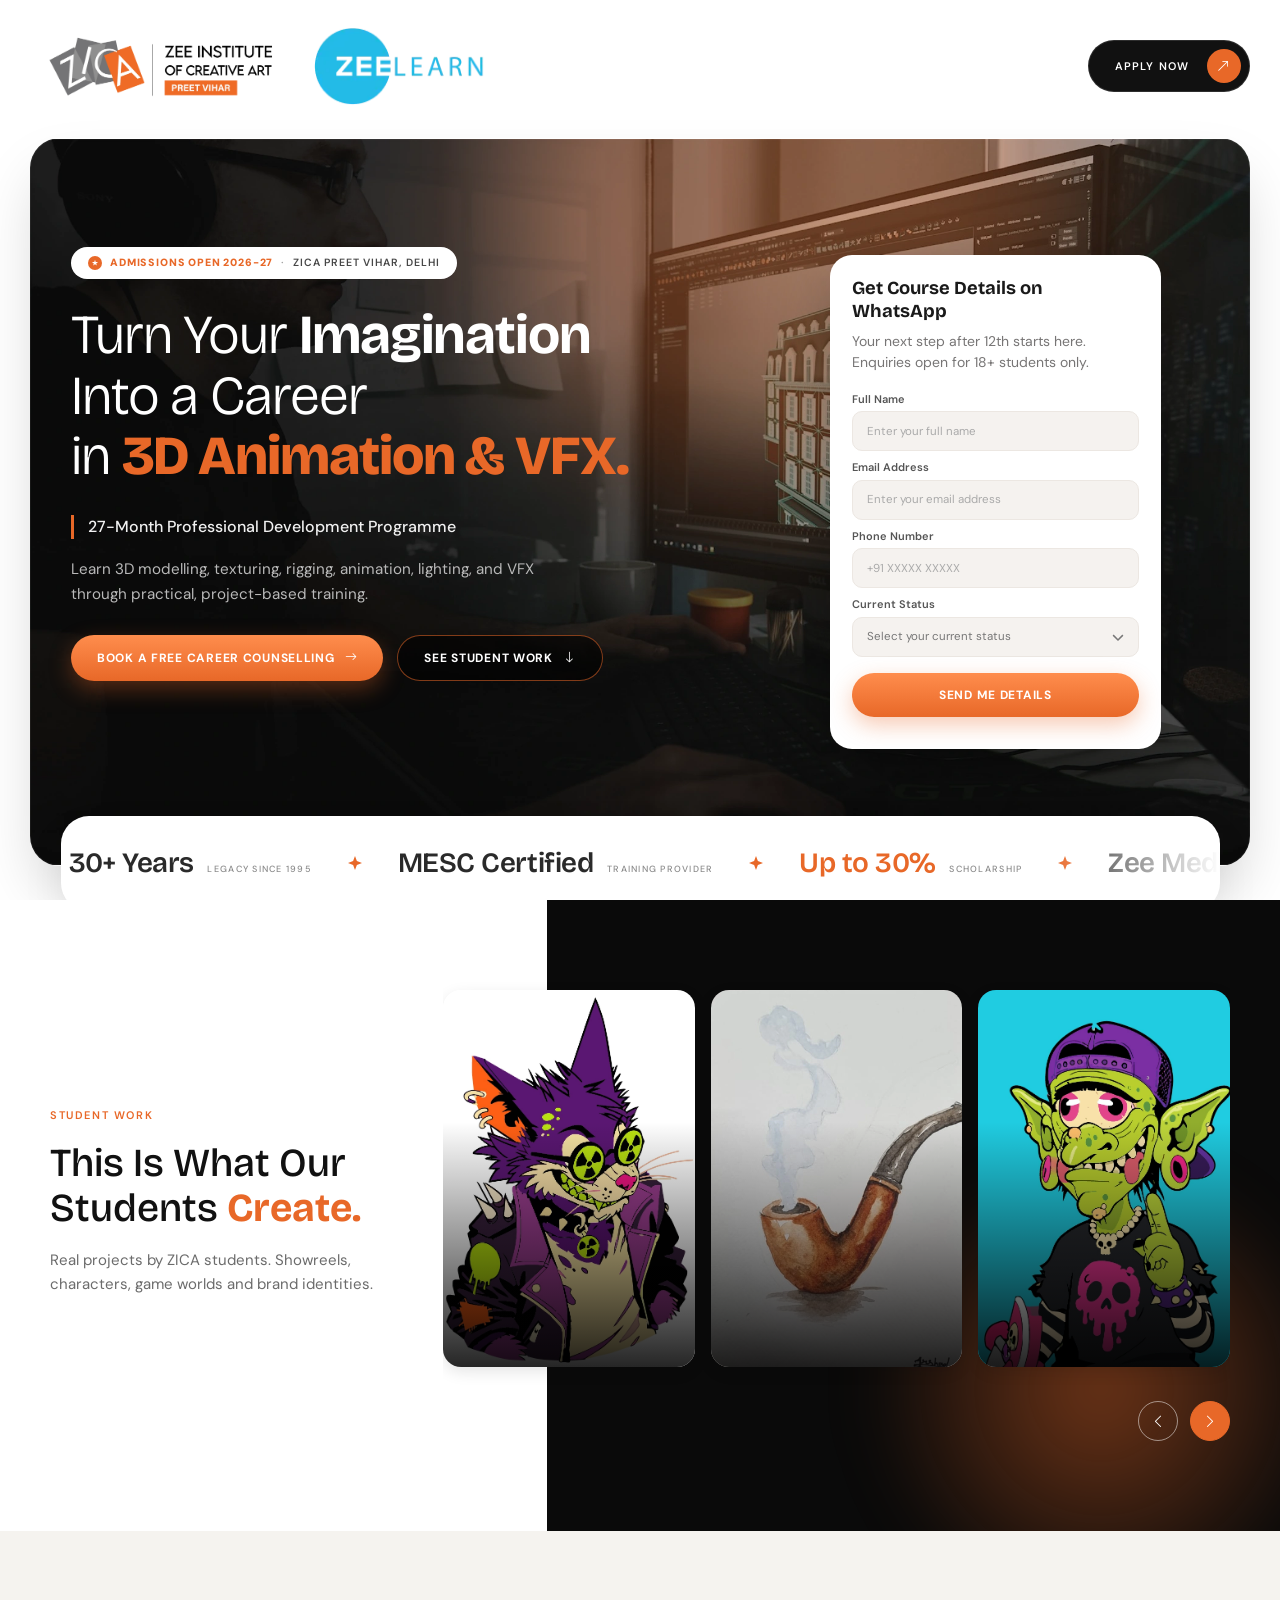
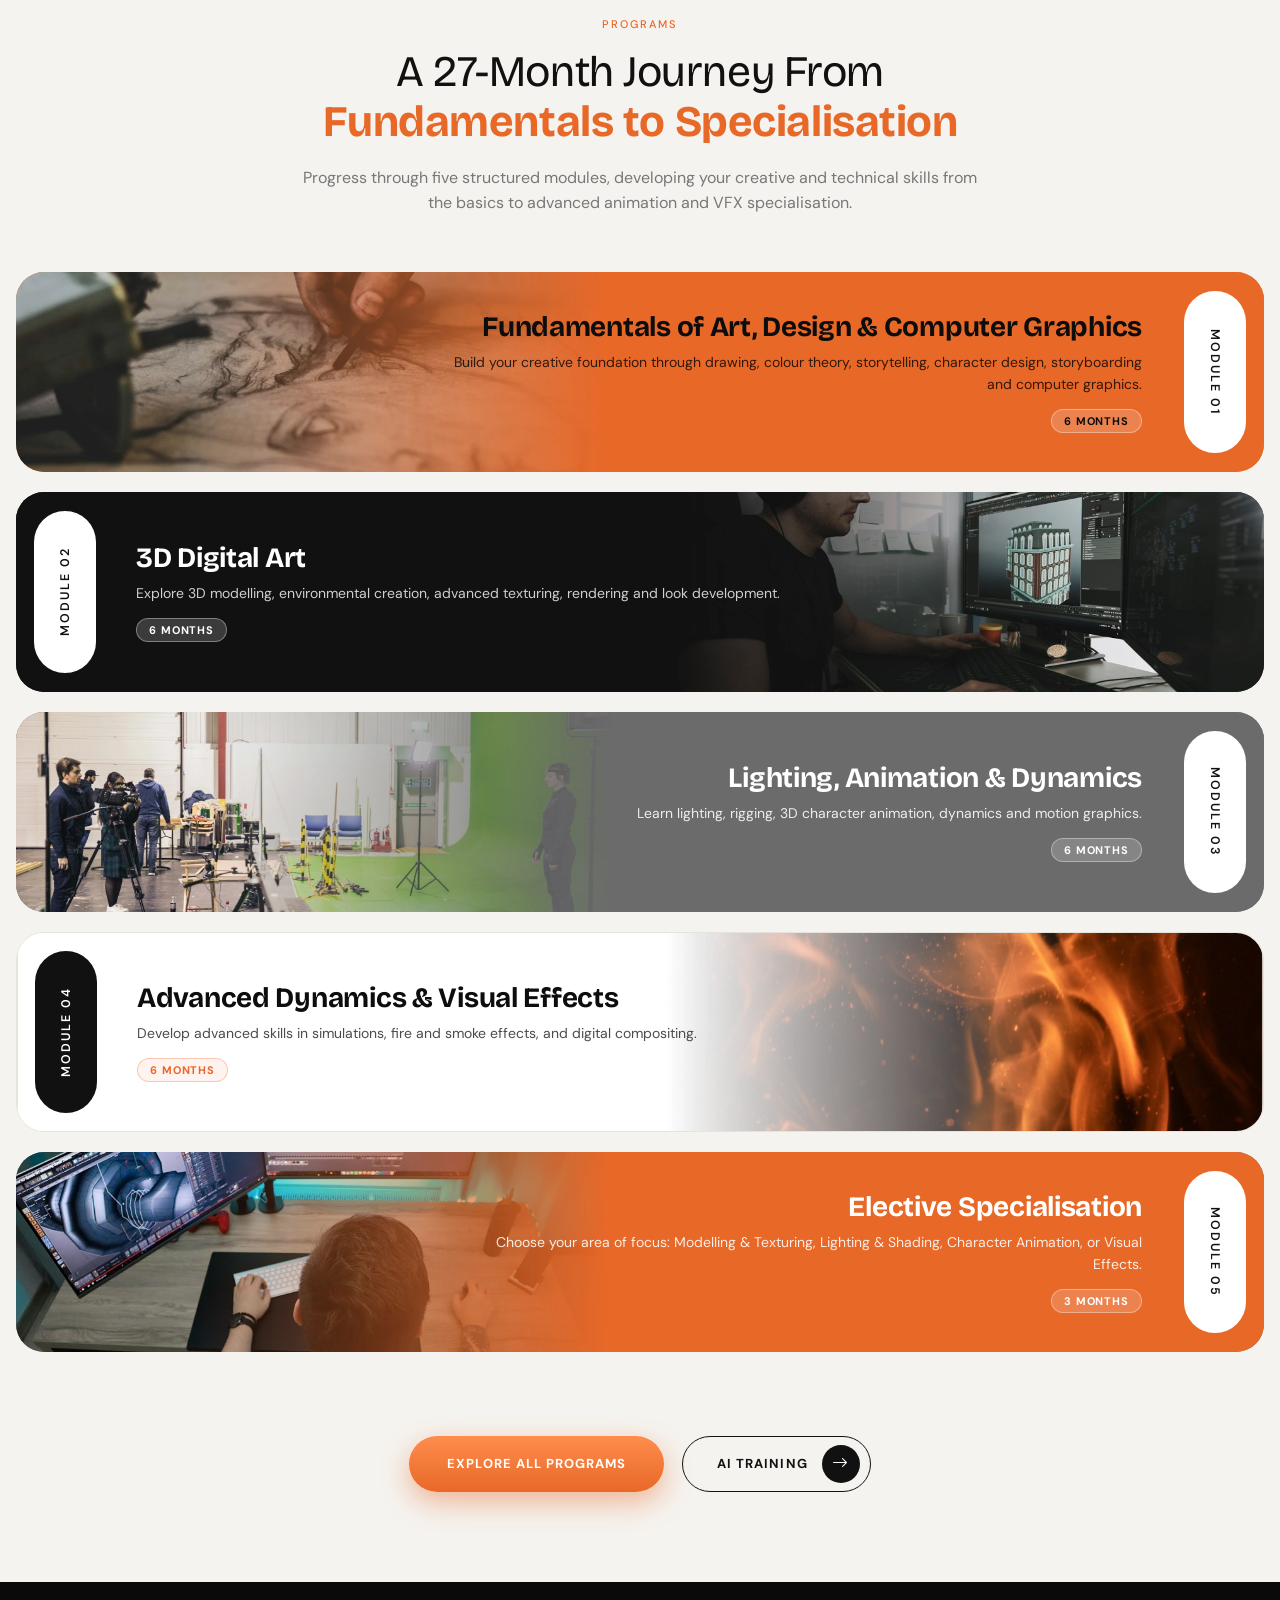
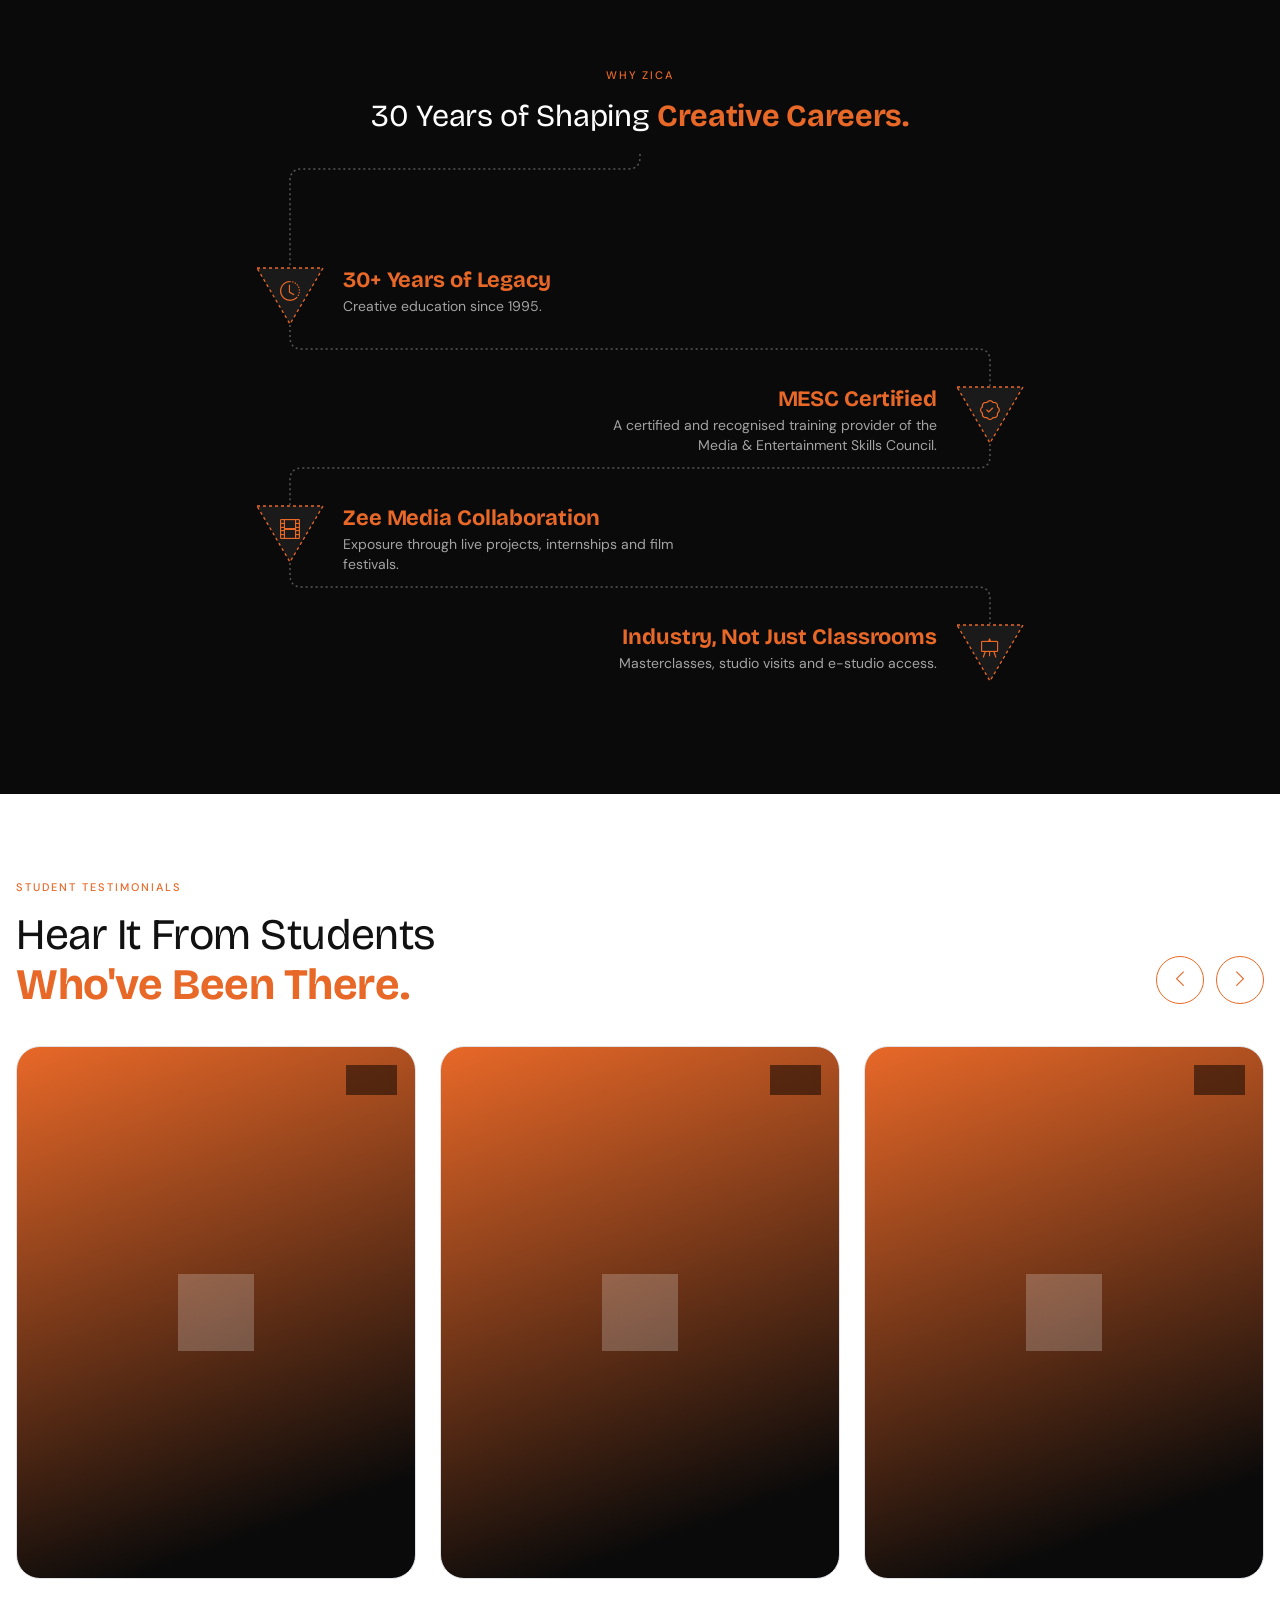
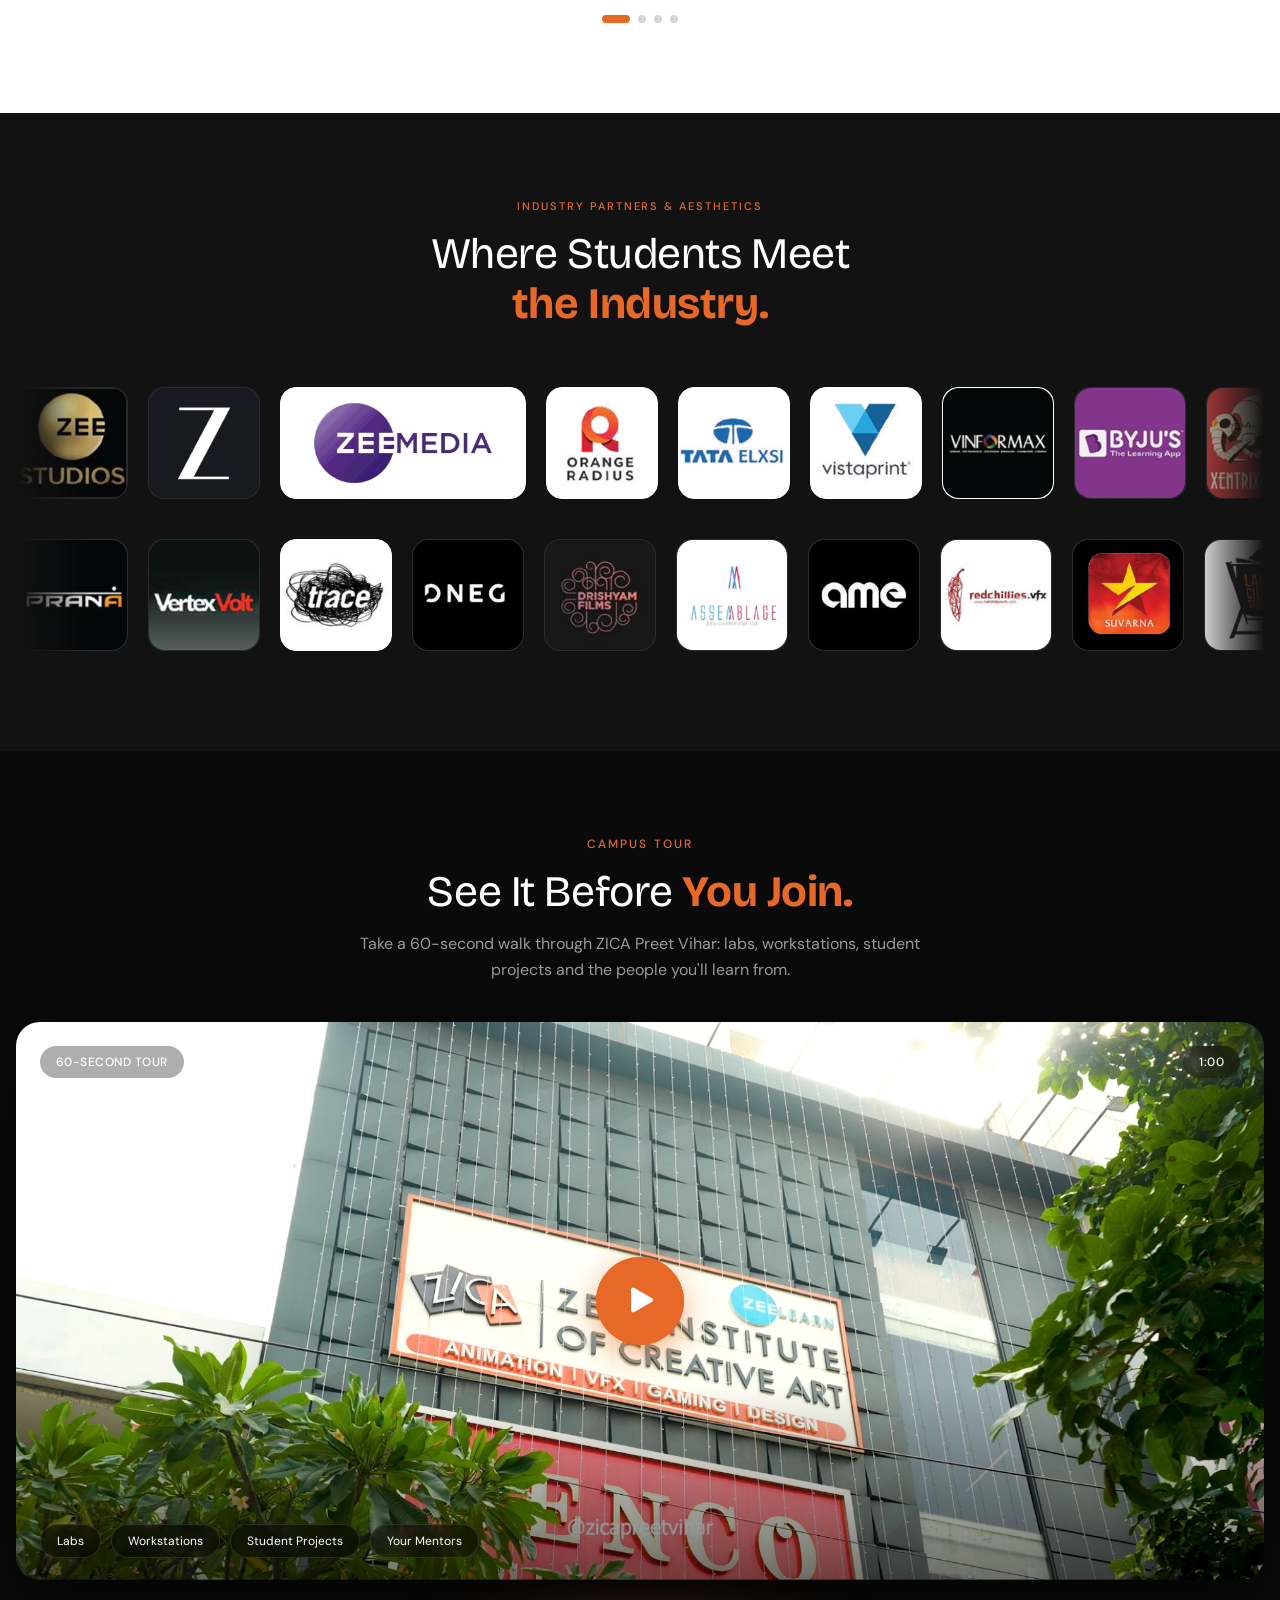
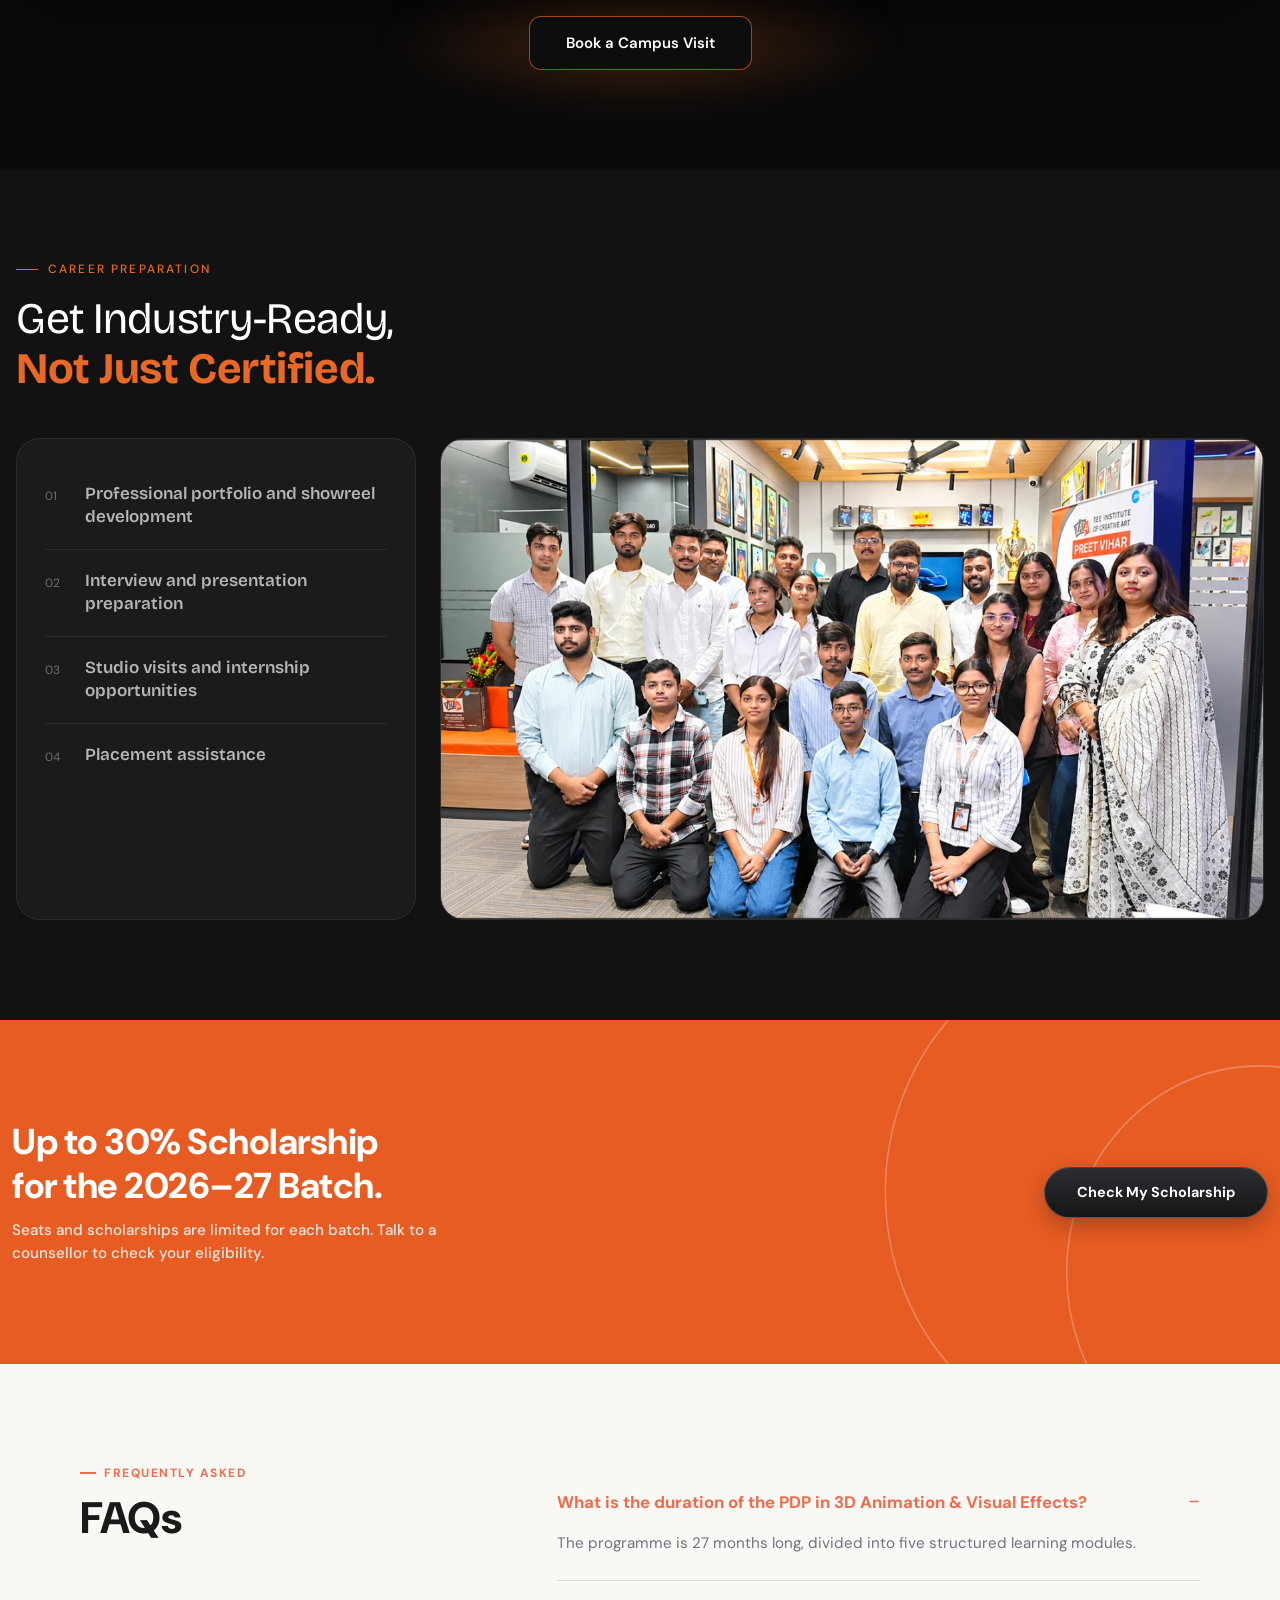
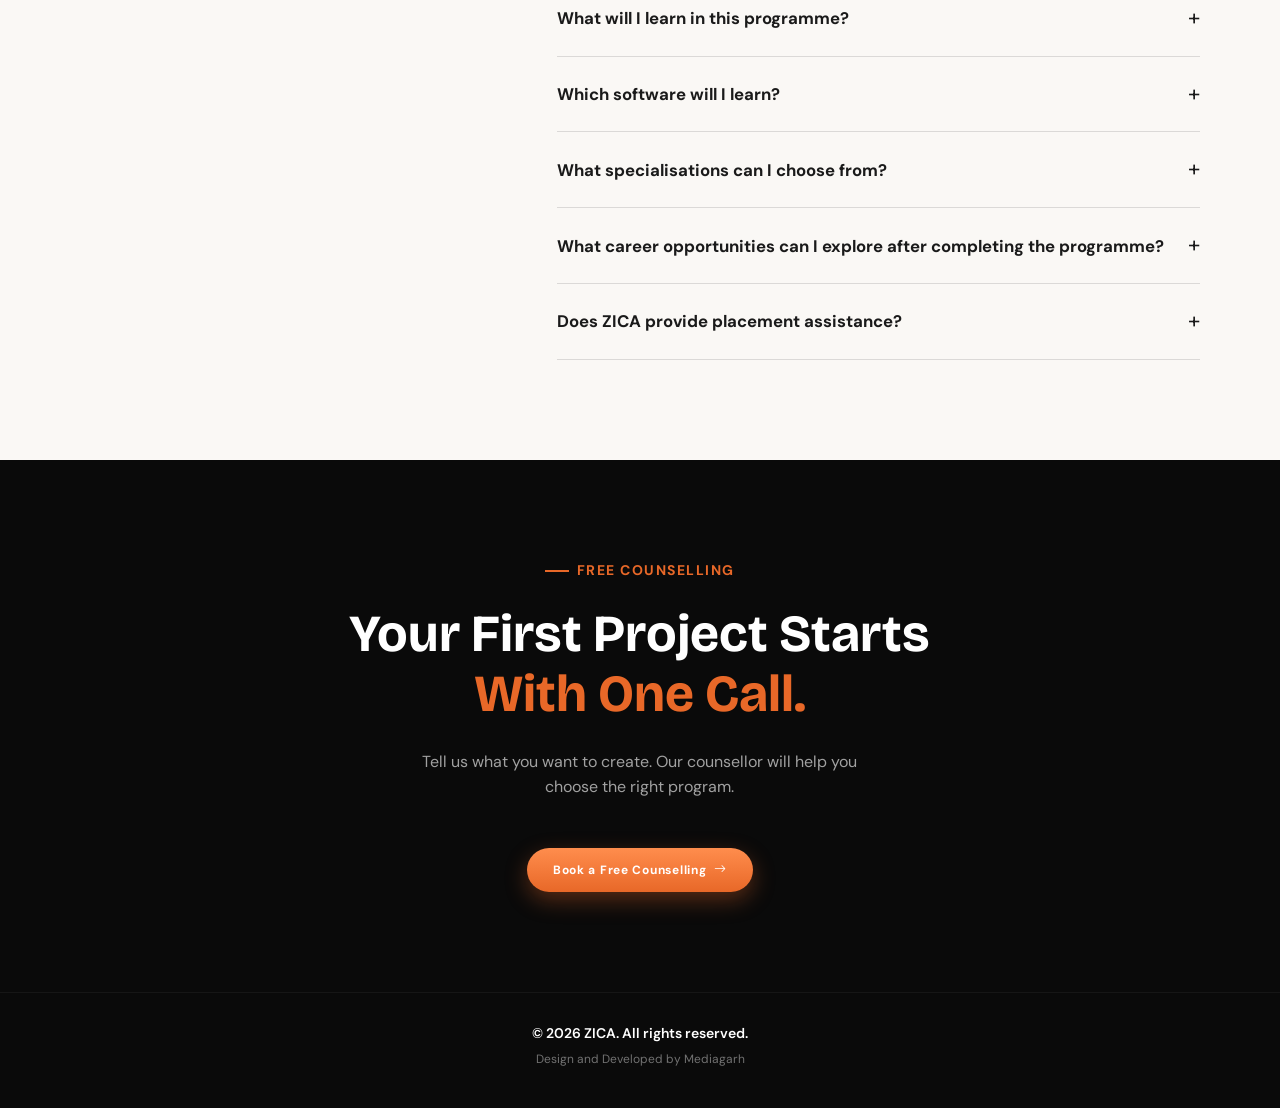
<file: animation-courses/index.html>
<!doctype html>
<html lang="en">
  <head>
    <meta charset="UTF-8" />
    <meta name="viewport" content="width=device-width, initial-scale=1.0" />

    <!-- Primary Meta Tags -->
    <title>3D Animation &amp; VFX Courses in Delhi | ZICA Preet Vihar</title>
    <meta
      name="description"
      content="Enrol in ZICA Preet Vihar's 27-month PDP in 3D Animation & Visual Effects. Learn Maya, After Effects, Nuke, Substance Painter and more. MESC certified with placement assistance."
    />
    <meta
      name="keywords"
      content="3D animation course Delhi, VFX course Delhi, animation institute Preet Vihar, ZICA animation, visual effects course, Maya course Delhi, animation admission 2025"
    />
    <meta name="author" content="ZICA Preet Vihar" />
    <meta name="theme-color" content="#e86828" />

    <!-- Canonical -->
    <link rel="canonical" href="https://admission.zicapreetvihar.com/animation-courses/" />

    <!-- Favicon -->
    <link rel="icon" type="image/webp" href="../images/ZICA_Logo.webp" />
    <link rel="apple-touch-icon" href="../images/ZICA_Logo.webp" />

    <!-- Open Graph / Facebook -->
    <meta property="og:type" content="website" />
    <meta property="og:site_name" content="ZICA Preet Vihar" />
    <meta property="og:locale" content="en_IN" />
    <meta property="og:url" content="https://admission.zicapreetvihar.com/animation-courses/" />
    <meta property="og:title" content="3D Animation &amp; VFX Courses in Delhi | ZICA Preet Vihar" />
    <meta
      property="og:description"
      content="Enrol in ZICA Preet Vihar's 27-month PDP in 3D Animation & Visual Effects. Learn Maya, After Effects, Nuke, Substance Painter and more. MESC certified with placement assistance."
    />
    <meta property="og:image" content="https://admission.zicapreetvihar.com/images/Group_166.webp" />
    <meta property="og:image:alt" content="3D Animation and VFX course at ZICA Preet Vihar, Delhi" />

    <!-- Twitter Card -->
    <meta name="twitter:card" content="summary_large_image" />
    <meta name="twitter:title" content="3D Animation &amp; VFX Courses in Delhi | ZICA Preet Vihar" />
    <meta
      name="twitter:description"
      content="Enrol in ZICA Preet Vihar's 27-month PDP in 3D Animation & Visual Effects. Learn Maya, After Effects, Nuke, Substance Painter and more. MESC certified with placement assistance."
    />
    <meta name="twitter:image" content="https://admission.zicapreetvihar.com/images/Group_166.webp" />

    <!-- Google Tag Manager -->
    <script async src="https://www.googletagmanager.com/gtm.js?id=GTM-WV7SQ3TK"></script>
    <script>
      window.dataLayer = window.dataLayer || [];
      function gtag() {
        dataLayer.push(arguments);
      }
      gtag('js', new Date());
    </script>

    <link rel="preconnect" href="https://fonts.googleapis.com" />
    <link rel="preconnect" href="https://fonts.gstatic.com" crossorigin />
    <link
      href="https://fonts.googleapis.com/css2?family=Bricolage+Grotesque:opsz,wght@12..96,200..800&family=DM+Sans:ital,opsz,wght@0,9..40,100..1000;1,9..40,100..1000&display=swap"
      rel="stylesheet"
    />
    <!-- Bootstrap 5 CSS -->
    <link href="https://cdn.jsdelivr.net/npm/bootstrap@5.3.3/dist/css/bootstrap.min.css" rel="stylesheet" />
    <!-- Bootstrap Icons (arrows + chat icon) -->
    <link href="https://cdn.jsdelivr.net/npm/bootstrap-icons@1.11.3/font/bootstrap-icons.min.css" rel="stylesheet" />
    <!-- AOS CSS (required for animations) -->
    <link href="https://unpkg.com/aos@2.3.1/dist/aos.css" rel="stylesheet" />
    <link rel="stylesheet" href="https://cdn.jsdelivr.net/npm/swiper@11.1.14/swiper-bundle.min.css" />
    <link rel="stylesheet" href="./css/style.css" />
    <link rel="stylesheet" href="./css/responsive.css" />
  </head>
  <body>
    <!-- Google Tag Manager (noscript) -->
    <noscript>
      <iframe
        src="https://www.googletagmanager.com/ns.html?id=GTM-WV7SQ3TK"
        height="0"
        width="0"
        style="display: none; visibility: hidden"
      ></iframe>
    </noscript>

    <!-- ===== HERO SECTION ===== -->
    <section class="hero-section overflow-hidden">
      <!-- Glassmorphism Wrapper Container -->
      <div class="hero-glass-container">
        <!-- ===== HEADER / NAVBAR ===== -->
        <header class="hero-header d-flex align-items-center justify-content-between">
          <!-- Left: Logos -->
          <div class="header-logos d-flex align-items-center gap-3">
            <img src="./images/ZICA_Logo.webp" alt="ZICA Logo" class="logo-zica" />
            <img src="./images/image1.webp" alt="Zee Learn Logo" class="logo-zeelearn" />
          </div>
          <!-- Right: CTA Button -->
          <a href="#enquiryForm" class="btn-apply-now">
            Apply Now
            <span class="btn-apply-icon"><i class="bi bi-arrow-up-right"></i></span>
          </a>
        </header>

        <main class="hero-wrap">
          <!-- Stage: card (with cutout) + strip sit together -->
          <div class="hero-stage">
            <!-- Main dark card (taller on the right, cutout bottom-left) -->
            <div class="hero-card">
              <div class="row align-items-center gx-lg-5 gy-4 hero-row">
                <!-- LEFT: Text -->
                <div class="col-lg-7 hero-left">
                  <span class="hero-badge" data-aos="fade-down">
                    <img src="images/star-icon.svg" class="dot" alt="" aria-hidden="true" />
                    <b style="color: #e86828"> ADMISSIONS OPEN 2026-27</b>
                    <span class="sep">·</span>
                    ZICA PREET VIHAR, DELHI
                  </span>

                  <h1 class="hero-title" data-aos="fade-up" data-aos-delay="100">
                    Turn Your <strong>Imagination</strong> <br />
                    Into a Career <br />
                    in <span class="accent">3D Animation & VFX.</span>
                  </h1>
                  <script>
                    (function () {
                      var params = new URLSearchParams(window.location.search);
                      var keyword = params.get('utm_keyword');
                      if (keyword) {
                        document.querySelector('.hero-title').textContent = decodeURIComponent(keyword);
                      }
                    })();
                  </script>
                  <p class="hero-quote" data-aos="fade-up" data-aos-delay="200">
                    27-Month Professional Development Programme
                  </p>

                  <p class="hero-desc" data-aos="fade-up" data-aos-delay="300">
                    Learn 3D modelling, texturing, rigging, animation, lighting, and VFX through practical,
                    project-based training.
                  </p>

                  <div class="hero-btns" data-aos="fade-up" data-aos-delay="400">
                    <a href="#enquiryForm" class="btn-orange">
                      BOOK A FREE CAREER COUNSELLING
                      <i class="bi bi-arrow-right"></i>
                    </a>
                    <a href="#enquiryForm" class="btn-outline-dark2">
                      SEE STUDENT WORK
                      <i class="bi bi-arrow-down"></i>
                    </a>
                  </div>
                </div>

                <!-- RIGHT: Form -->
                <div class="col-lg-5 col-xl-4 ms-xl-auto">
                  <div class="form-card" id="form" data-aos="fade-left" data-aos-delay="300">
                    <h3 class="form-title">Get Course Details on WhatsApp</h3>
                    <p class="form-tagline">
                      Your next step after 12th starts here. Enquiries open for 18+ students only.
                    </p>
                    <form id="enquiryForm">
                      <!-- page url is filled automatically by JS -->
                      <input type="hidden" name="page_url" id="pageUrl" />

                      <div class="mb-2">
                        <label class="form-label-sm">Full Name</label>
                        <input type="text" class="form-input" name="name" placeholder="Enter your full name" required />
                      </div>

                      <div class="mb-2">
                        <label class="form-label-sm">Email Address</label>
                        <input
                          type="email"
                          class="form-input"
                          name="email"
                          placeholder="Enter your email address"
                          required
                        />
                      </div>

                      <div class="mb-2">
                        <label class="form-label-sm">Phone Number</label>
                        <input
                          type="tel"
                          class="form-input"
                          name="phone"
                          placeholder="+91 XXXXX XXXXX"
                          pattern="[0-9+\s]{10,15}"
                          required
                        />
                      </div>

                      <div class="mb-3">
                        <label class="form-label-sm">Current Status</label>
                        <select class="form-input form-select-custom" name="status" required>
                          <option value="" selected disabled>Select your current status</option>
                          <option value="Completed 12th">Completed 12th</option>
                          <option value="Pursuing graduation">Pursuing graduation</option>
                          <option value="Graduate / Post-graduate">Graduate / Post-graduate</option>
                          <option value="Working professional">Working professional</option>
                          <option value="Other">Other</option>
                        </select>
                      </div>

                      <button type="submit" id="submitBtn" class="btn-orange w-100 justify-content-center">
                        SEND ME DETAILS
                      </button>

                      <p id="formMsg" class="mt-2 mb-0 text-center" style="font-size: 13px"></p>
                    </form>
                  </div>
                </div>
              </div>
            </div>

            <!-- Strip that lives inside the cutout (desktop) / below card (mobile) -->
            <div class="hero-bottom" data-aos="fade-up" data-aos-delay="200">
              <div class="stats-strip">
                <div class="marquee">
                  <div class="marquee-track">
                    <!-- 4 identical groups; animation moves -25% = seamless loop -->
                    <div class="marquee-group">
                      <div class="stat"><strong>30+ Years</strong><span>Legacy since 1995</span></div>
                      <i class="stat-sep"></i>
                      <div class="stat"><strong>MESC Certified</strong><span>Training Provider</span></div>
                      <i class="stat-sep"></i>
                      <div class="stat is-accent"><strong>Up to 30%</strong><span>Scholarship</span></div>
                      <i class="stat-sep"></i>
                      <div class="stat"><strong>Zee Media</strong><span>Collaboration</span></div>
                      <i class="stat-sep"></i>
                      <div class="stat"><strong>Zero Cost EMI</strong><span>Easy Payments</span></div>
                      <i class="stat-sep"></i>
                    </div>
                    <div class="marquee-group" aria-hidden="true">
                      <div class="stat"><strong>30+ Years</strong><span>Legacy since 1995</span></div>
                      <i class="stat-sep"></i>
                      <div class="stat"><strong>MESC Certified</strong><span>Training Provider</span></div>
                      <i class="stat-sep"></i>
                      <div class="stat is-accent"><strong>Up to 30%</strong><span>Scholarship</span></div>
                      <i class="stat-sep"></i>
                      <div class="stat"><strong>Zee Media</strong><span>Collaboration</span></div>
                      <i class="stat-sep"></i>
                      <div class="stat"><strong>Zero Cost EMI</strong><span>Easy Payments</span></div>
                      <i class="stat-sep"></i>
                    </div>
                    <div class="marquee-group" aria-hidden="true">
                      <div class="stat"><strong>30+ Years</strong><span>Legacy since 1995</span></div>
                      <i class="stat-sep"></i>
                      <div class="stat"><strong>MESC Certified</strong><span>Training Provider</span></div>
                      <i class="stat-sep"></i>
                      <div class="stat is-accent"><strong>Up to 30%</strong><span>Scholarship</span></div>
                      <i class="stat-sep"></i>
                      <div class="stat"><strong>Zee Media</strong><span>Collaboration</span></div>
                      <i class="stat-sep"></i>
                      <div class="stat"><strong>Zero Cost EMI</strong><span>Easy Payments</span></div>
                      <i class="stat-sep"></i>
                    </div>
                    <div class="marquee-group" aria-hidden="true">
                      <div class="stat"><strong>30+ Years</strong><span>Legacy since 1995</span></div>
                      <i class="stat-sep"></i>
                      <div class="stat"><strong>MESC Certified</strong><span>Training Provider</span></div>
                      <i class="stat-sep"></i>
                      <div class="stat is-accent"><strong>Up to 30%</strong><span>Scholarship</span></div>
                      <i class="stat-sep"></i>
                      <div class="stat"><strong>Zee Media</strong><span>Collaboration</span></div>
                      <i class="stat-sep"></i>
                      <div class="stat"><strong>Zero Cost EMI</strong><span>Easy Payments</span></div>
                      <i class="stat-sep"></i>
                    </div>
                  </div>
                </div>
              </div>
            </div>
          </div>
        </main>
      </div>
      <!-- /hero-glass-container -->
    </section>
    <!-- /hero-section -->
    <section class="student-work overflow-hidden" id="studentWork">
      <div class="custom-container">
        <div class="row align-items-center g-4 g-lg-0">
          <!-- LEFT CONTENT -->
          <div class="col-lg-4 sw-content" data-aos="fade-right">
            <span class="sw-eyebrow">Student Work</span>
            <h2 class="sw-title">This Is What Our Students <span class="sw-accent">Create.</span></h2>
            <p class="sw-text">
              Real projects by ZICA students. Showreels, characters, game worlds and brand identities.
            </p>
          </div>

          <!-- RIGHT SLIDER -->
          <div class="col-lg-8" data-aos="fade-left">
            <div class="sw-slider">
              <div class="sw-viewport">
                <div class="sw-track" id="swTrack">
                  <!-- Card 1 -->
                  <article class="sw-card">
                    <img
                      class="sw-video"
                      src="images/student-art-1.webp"
                      alt="Neon Dusk — 3D Showreel"
                      loading="lazy"
                    />
                  </article>

                  <!-- Card 2 -->
                  <article class="sw-card">
                    <img class="sw-video" src="images/student-art-2.webp" alt="Skyforge — Game World" loading="lazy" />
                  </article>

                  <!-- Card 3 -->
                  <article class="sw-card">
                    <img
                      class="sw-video"
                      src="images/student-art-3.webp"
                      alt="Aurora — Brand Identity"
                      loading="lazy"
                    />
                  </article>

                  <!-- Card 4 -->
                  <article class="sw-card">
                    <img class="sw-video" src="images/student-art-4.webp" alt="Pulse — App Design" loading="lazy" />
                  </article>
                </div>
              </div>

              <!-- ARROWS -->
              <div class="sw-arrows">
                <button type="button" class="sw-arrow sw-arrow--prev" id="swPrev" aria-label="Previous">
                  <i class="bi bi-chevron-left"></i>
                </button>
                <button type="button" class="sw-arrow sw-arrow--next" id="swNext" aria-label="Next">
                  <i class="bi bi-chevron-right"></i>
                </button>
              </div>
            </div>
          </div>
        </div>
      </div>
    </section>

    <section class="prog-section overflow-hidden" id="programs">
      <div class="container-1320">
        <!-- Heading -->
        <div class="prog-head text-center" data-aos="fade-up">
          <span class="prog-tag">PROGRAMS</span>
          <h2 class="prog-title">
            A 27-Month Journey From<br />
            <span class="accent"> Fundamentals to Specialisation</span>
          </h2>
          <p class="prog-sub">
            Progress through five structured modules, developing your creative and technical skills from the basics to
            advanced animation and VFX specialisation.
          </p>
        </div>

        <!-- Cards -->
        <div class="prog-list">
          <!-- 01 : orange / photo LEFT / badge RIGHT -->
          <a href="#" class="prog-card prog-card--orange prog-card--img-left" data-aos="fade-up">
            <img class="prog-bg" src="images/module-img-1.webp" alt="" loading="lazy" />
            <span class="prog-badge">MODULE 01</span>
            <div class="prog-content">
              <h3 class="prog-card-title">Fundamentals of Art, Design &amp; Computer Graphics</h3>
              <p class="prog-desc">
                Build your creative foundation through drawing, colour theory, storytelling, character design,
                storyboarding and computer graphics.
              </p>
              <span class="prog-duration">6 MONTHS</span>
            </div>
          </a>

          <!-- 02 : dark / photo RIGHT / badge LEFT -->
          <a href="#" class="prog-card prog-card--dark prog-card--img-right" data-aos="fade-up" data-aos-delay="100">
            <img class="prog-bg" src="images/module-img-2.webp" alt="" loading="lazy" />
            <span class="prog-badge">MODULE 02</span>
            <div class="prog-content">
              <h3 class="prog-card-title">3D Digital Art</h3>
              <p class="prog-desc">
                Explore 3D modelling, environmental creation, advanced texturing, rendering and look development.
              </p>
              <span class="prog-duration">6 MONTHS</span>
            </div>
          </a>

          <!-- 03 : gray / photo LEFT / badge RIGHT -->
          <a href="#" class="prog-card prog-card--gray prog-card--img-left" data-aos="fade-up" data-aos-delay="200">
            <img class="prog-bg" src="images/module-img-3.webp" alt="" loading="lazy" />
            <span class="prog-badge">MODULE 03</span>
            <div class="prog-content">
              <h3 class="prog-card-title">Lighting, Animation &amp; Dynamics</h3>
              <p class="prog-desc">Learn lighting, rigging, 3D character animation, dynamics and motion graphics.</p>
              <span class="prog-duration">6 MONTHS</span>
            </div>
          </a>

          <!-- 04 : white / photo RIGHT / badge LEFT -->
          <a href="#" class="prog-card prog-card--white prog-card--img-right" data-aos="fade-up" data-aos-delay="300">
            <img class="prog-bg" src="images/module-img-4.webp" alt="" loading="lazy" />
            <span class="prog-badge">MODULE 04</span>
            <div class="prog-content">
              <h3 class="prog-card-title">Advanced Dynamics &amp; Visual Effects</h3>
              <p class="prog-desc">
                Develop advanced skills in simulations, fire and smoke effects, and digital compositing.
              </p>
              <span class="prog-duration">6 MONTHS</span>
            </div>
          </a>

          <!-- 05 : gray / photo LEFT / badge RIGHT -->
          <a href="#" class="prog-card prog-card--gray prog-card--img-left" data-aos="fade-up" data-aos-delay="200">
            <img class="prog-bg" src="images/module-img-5.webp" alt="" loading="lazy" />
            <span class="prog-badge">MODULE 05</span>
            <div class="prog-content">
              <h3 class="prog-card-title">Elective Specialisation</h3>
              <p class="prog-desc">
                Choose your area of focus: Modelling &amp; Texturing, Lighting &amp; Shading, Character Animation, or
                Visual Effects.
              </p>
              <span class="prog-duration">3 MONTHS</span>
            </div>
          </a>
        </div>

        <!-- More programs -->
        <div class="prog-more text-center" data-aos="fade-up">
          <div class="prog-btns">
            <a href="#" class="prog-btn prog-btn--orange">EXPLORE ALL PROGRAMS</a>
            <a href="#" class="prog-btn prog-btn--outline">
              AI TRAINING
              <span class="prog-btn-icon"><i class="bi bi-arrow-right"></i></span>
            </a>
          </div>
        </div>
      </div>
    </section>
    <section class="why-section overflow-hidden" id="why-zica">
      <div class="container-1320">
        <div class="why-head" data-aos="fade-up">
          <span class="why-tag">WHY ZICA</span>
          <h2 class="why-title">30 Years of Shaping <span class="accent">Creative Careers.</span></h2>
        </div>

        <div class="why-timeline">
          <div class="why-line" data-aos="fade-in" data-aos-duration="1200">
            <picture>
              <source media="(max-width: 767.98px)" srcset="images/why-line-mobile.svg" />
              <img src="images/why-line.svg" alt="" />
            </picture>
          </div>

          <div class="why-item why-item--1" data-aos="fade-right">
            <div class="why-tri">
              <svg viewBox="0 0 68 58" preserveAspectRatio="none" aria-hidden="true">
                <polygon points="1,1 67,1 34,57" />
              </svg>
              <span class="why-icon"><i class="bi bi-clock-history"></i></span>
            </div>
            <div class="why-text">
              <h3 class="why-item-title">30+ Years of Legacy</h3>
              <p class="why-desc">Creative education since 1995.</p>
            </div>
          </div>

          <div class="why-item why-item--2 is-right" data-aos="fade-left">
            <div class="why-tri">
              <svg viewBox="0 0 68 58" preserveAspectRatio="none" aria-hidden="true">
                <polygon points="1,1 67,1 34,57" />
              </svg>
              <span class="why-icon"><i class="bi bi-patch-check"></i></span>
            </div>
            <div class="why-text">
              <h3 class="why-item-title">MESC Certified</h3>
              <p class="why-desc">
                A certified and recognised training provider of the Media &amp; Entertainment Skills Council.
              </p>
            </div>
          </div>

          <div class="why-item why-item--3" data-aos="fade-right">
            <div class="why-tri">
              <svg viewBox="0 0 68 58" preserveAspectRatio="none" aria-hidden="true">
                <polygon points="1,1 67,1 34,57" />
              </svg>
              <span class="why-icon"><i class="bi bi-film"></i></span>
            </div>
            <div class="why-text">
              <h3 class="why-item-title">Zee Media Collaboration</h3>
              <p class="why-desc">Exposure through live projects, internships and film festivals.</p>
            </div>
          </div>

          <div class="why-item why-item--4 is-right" data-aos="fade-left">
            <div class="why-tri">
              <svg viewBox="0 0 68 58" preserveAspectRatio="none" aria-hidden="true">
                <polygon points="1,1 67,1 34,57" />
              </svg>
              <span class="why-icon"><i class="bi bi-easel"></i></span>
            </div>
            <div class="why-text">
              <h3 class="why-item-title">Industry, Not Just Classrooms</h3>
              <p class="why-desc">Masterclasses, studio visits and e-studio access.</p>
            </div>
          </div>
        </div>
      </div>
    </section>

    <section class="tm-section overflow-hidden" id="testimonials">
      <div class="container-1320">
        <!-- Heading + arrows (arrows sit at the right end) -->
        <div class="tm-head" data-aos="fade-up">
          <div class="tm-head-text">
            <span class="tm-tag">STUDENT TESTIMONIALS</span>
            <h2 class="tm-title">
              Hear It From Students<br />
              <span class="accent">Who've Been There.</span>
            </h2>
          </div>

          <div class="tm-arrows">
            <button type="button" class="tm-arrow tm-prev" aria-label="Previous video">
              <i class="bi bi-chevron-left"></i>
            </button>
            <button type="button" class="tm-arrow tm-next" aria-label="Next video">
              <i class="bi bi-chevron-right"></i>
            </button>
          </div>
        </div>

        <!-- Video slider -->
        <div class="swiper tm-swiper" data-aos="fade-up" data-aos-delay="150">
          <div class="swiper-wrapper">
            <!-- ONE SLIDE = copy this block. Just change the video src -->
            <div class="swiper-slide">
              <div class="tm-card border">
                <video
                  class="tm-video"
                  src="images/test-video-1.mp4#t=0.1"
                  preload="metadata"
                  playsinline
                  disablepictureinpicture
                  controlslist="nodownload noplaybackrate noremoteplayback"
                  oncontextmenu="return false;"
                ></video>
                <span class="tm-time">0:00</span>
                <button type="button" class="tm-play" aria-label="Play video">
                  <i class="bi bi-play-fill"></i>
                </button>
              </div>
            </div>

            <div class="swiper-slide">
              <div class="tm-card border">
                <video
                  class="tm-video"
                  src="images/test-video-2.mp4#t=0.1"
                  preload="metadata"
                  playsinline
                  disablepictureinpicture
                  controlslist="nodownload noplaybackrate noremoteplayback"
                  oncontextmenu="return false;"
                ></video>
                <span class="tm-time">0:00</span>
                <button type="button" class="tm-play" aria-label="Play video">
                  <i class="bi bi-play-fill"></i>
                </button>
              </div>
            </div>

            <div class="swiper-slide">
              <div class="tm-card border">
                <video
                  class="tm-video"
                  src="images/test-video-3.mp4#t=0.1"
                  preload="metadata"
                  playsinline
                  disablepictureinpicture
                  controlslist="nodownload noplaybackrate noremoteplayback"
                  oncontextmenu="return false;"
                ></video>
                <span class="tm-time">0:00</span>
                <button type="button" class="tm-play" aria-label="Play video">
                  <i class="bi bi-play-fill"></i>
                </button>
              </div>
            </div>

            <div class="swiper-slide">
              <div class="tm-card border">
                <video
                  class="tm-video"
                  src="images/test-video-4.mp4#t=0.1"
                  preload="metadata"
                  playsinline
                  disablepictureinpicture
                  controlslist="nodownload noplaybackrate noremoteplayback"
                  oncontextmenu="return false;"
                ></video>
                <span class="tm-time">0:00</span>
                <button type="button" class="tm-play" aria-label="Play video">
                  <i class="bi bi-play-fill"></i>
                </button>
              </div>
            </div>
          </div>
        </div>

        <!-- Dots below the videos -->
        <div class="swiper-pagination tm-pagination"></div>
      </div>
    </section>

    <section class="partners-section overflow-hidden" id="partners">
      <div class="container-1320">
        <div class="partners-head text-center" data-aos="fade-up">
          <span class="partners-tag">INDUSTRY PARTNERS &amp; AESTHETICS</span>
          <h2 class="partners-title">
            Where Students Meet<br />
            <span class="accent">the Industry.</span>
          </h2>
        </div>

        <div class="logo-rows" data-aos="fade-up" data-aos-delay="150">
          <!-- ROW 1 : moves LEFT -->
          <div class="logo-row logo-row-left">
            <div class="logo-track">
              <div class="logo-group">
                <!--
              ONE LOGO = copy one <div class="logo-tile">
              - add class "light" for a white tile
              - add class "wide" for wide logos (like Zee Media)
              Add as many as you want. JS repeats them automatically for a seamless loop.
            -->
                <div class="logo-tile">
                  <img src="images/logo-img-1.webp" alt="Partner 1" />
                </div>
                <div class="logo-tile">
                  <img src="images/logo-img-2.webp" alt="Partner 2" />
                </div>
                <div class="logo-tile light wide">
                  <img src="images/logo-img-3.webp" alt="Partner 3" />
                </div>
                <div class="logo-tile light">
                  <img src="images/logo-img-4.webp" alt="Partner 4" />
                </div>
                <div class="logo-tile light">
                  <img src="images/logo-img-5.webp" alt="Partner 5" />
                </div>
                <div class="logo-tile light">
                  <img src="images/logo-img-6.webp" alt="Partner 6" />
                </div>
                <div class="logo-tile light">
                  <img src="images/logo-img-7.webp" alt="Partner 7" />
                </div>
                <div class="logo-tile">
                  <img src="images/logo-img-8.webp" alt="Partner 8" />
                </div>
                <div class="logo-tile">
                  <img src="images/logo-img-9.webp" alt="Partner 9" />
                </div>
                <div class="logo-tile">
                  <img src="images/logo-img-10.webp" alt="Partner 10" />
                </div>
                <div class="logo-tile">
                  <img src="images/logo-img-11.webp" alt="Partner 11" />
                </div>
                <div class="logo-tile light">
                  <img src="images/logo-img-12.webp" alt="Partner 12" />
                </div>
              </div>
            </div>
          </div>

          <!-- ROW 2 : moves RIGHT -->
          <div class="logo-row logo-row-right">
            <div class="logo-track">
              <div class="logo-group">
                <div class="logo-tile">
                  <img src="images/logo-img-13.webp" alt="Partner 13" />
                </div>
                <div class="logo-tile">
                  <img src="images/logo-img-14.webp" alt="Partner 14" />
                </div>
                <div class="logo-tile light">
                  <img src="images/logo-img-15.webp" alt="Partner 15" />
                </div>
                <div class="logo-tile">
                  <img src="images/logo-img-16.webp" alt="Partner 16" />
                </div>
                <div class="logo-tile">
                  <img src="images/logo-img-17.webp" alt="Partner 16" />
                </div>
                <div class="logo-tile">
                  <img src="images/logo-img-18.webp" alt="Partner 16" />
                </div>
                <div class="logo-tile">
                  <img src="images/logo-img-19.webp" alt="Partner 16" />
                </div>
                <div class="logo-tile">
                  <img src="images/logo-img-20.webp" alt="Partner 16" />
                </div>
                <div class="logo-tile">
                  <img src="images/logo-img-21.webp" alt="Partner 16" />
                </div>
                <div class="logo-tile">
                  <img src="images/logo-img-22.webp" alt="Partner 16" />
                </div>
                <div class="logo-tile">
                  <img src="images/logo-img-23.webp" alt="Partner 16" />
                </div>
                <div class="logo-tile">
                  <img src="images/logo-img-24.webp" alt="Partner 16" />
                </div>
                <div class="logo-tile">
                  <img src="images/logo-img-25.webp" alt="Partner 16" />
                </div>
                <div class="logo-tile">
                  <img src="images/logo-img-26.webp" alt="Partner 16" />
                </div>
                <div class="logo-tile">
                  <img src="images/logo-img-27.webp" alt="Partner 16" />
                </div>
                <div class="logo-tile">
                  <img src="images/logo-img-28.webp" alt="Partner 16" />
                </div>
                <div class="logo-tile">
                  <img src="images/logo-img-29.webp" alt="Partner 16" />
                </div>
                <div class="logo-tile">
                  <img src="images/logo-img-30.webp" alt="Partner 16" />
                </div>
                <div class="logo-tile">
                  <img src="images/logo-img-31.webp" alt="Partner 16" />
                </div>
              </div>
            </div>
          </div>
        </div>
      </div>
    </section>

    <section class="campus-section overflow-hidden" id="campus-tour">
      <div class="container-1320">
        <!-- Heading -->
        <div class="campus-head text-center" data-aos="fade-up">
          <span class="campus-tag">CAMPUS TOUR</span>
          <h2 class="campus-title">See It Before <span class="accent">You Join.</span></h2>
          <p class="campus-sub">
            Take a 60-second walk through ZICA Preet Vihar: labs, workstations, student projects and the people you'll
            learn from.
          </p>
        </div>

        <!-- Custom video -->
        <div class="campus-video" id="campusVideoWrap" data-aos="fade-up" data-aos-delay="150">
          <video
            id="campusVideo"
            class="campus-video-el"
            src="images/zica-video-2.mp4"
            poster="./images/zica-poster-img.webp"
            preload="metadata"
            playsinline
            disablepictureinpicture
            controlslist="nodownload noplaybackrate noremoteplayback"
            oncontextmenu="return false;"
          ></video>

          <span class="campus-badge campus-badge-left">60-SECOND TOUR</span>
          <span class="campus-badge campus-badge-right" id="campusTime">1:00</span>

          <!-- Custom play button -->
          <button type="button" class="campus-play" id="campusPlay" aria-label="Play campus tour video">
            <i class="bi bi-play-fill"></i>
          </button>

          <!-- Chips -->
          <div class="campus-chips">
            <span>Labs</span>
            <span>Workstations</span>
            <span>Student Projects</span>
            <span>Your Mentors</span>
          </div>
        </div>

        <!-- Glowing CTA -->
        <div class="campus-cta text-center" data-aos="fade-up" data-aos-delay="250">
          <a href="#enquiryForm" class="campus-btn">Book a Campus Visit</a>
        </div>
      </div>
    </section>

    <section class="career-section overflow-hidden" id="career-preparation">
      <div class="container-1320">
        <div class="career-head" data-aos="fade-up">
          <div class="career-tag"><span class="dash"></span>CAREER PREPARATION</div>
          <h2 class="career-title">
            Get Industry-Ready,<br />
            <span class="accent">Not Just Certified.</span>
          </h2>
        </div>

        <div class="row g-3 g-lg-4 align-items-stretch">
          <!-- List -->
          <div class="col-lg-4" data-aos="fade-right" data-aos-delay="100">
            <div class="career-list" id="careerList">
              <button type="button" class="career-item">
                <span class="num">01</span>
                <span class="txt">Professional portfolio and showreel development</span>
              </button>
              <button type="button" class="career-item">
                <span class="num">02</span>
                <span class="txt">Interview and presentation preparation</span>
              </button>
              <button type="button" class="career-item">
                <span class="num">03</span>
                <span class="txt">Studio visits and internship opportunities</span>
              </button>
              <button type="button" class="career-item">
                <span class="num">04</span>
                <span class="txt">Placement assistance</span>
              </button>
            </div>
          </div>

          <!-- Image (replace src with your image) -->
          <div class="col-lg-8" data-aos="fade-left" data-aos-delay="200">
            <div class="career-image">
              <img src="images/staff-img-1.webp" alt="ZICA Preet Vihar students and mentors" loading="lazy" />
            </div>
          </div>
        </div>
      </div>
    </section>
    <section class="scholarship-section overflow-hidden">
      <div class="container scholarship-container max-w-1320px">
        <div class="row align-items-center gy-4">
          <!-- Left Content -->
          <div class="col-lg-8" data-aos="fade-right" data-aos-duration="1000" data-aos-once="true">
            <h2 class="scholarship-title">Up to 30% Scholarship<br />for the 2026–27 Batch.</h2>
            <p class="scholarship-subtitle">
              Seats and scholarships are limited for each batch. Talk to a counsellor to check your eligibility.
            </p>
          </div>

          <!-- Right Action Button -->
          <div
            class="col-lg-4 text-lg-end text-start"
            data-aos="fade-left"
            data-aos-duration="1000"
            data-aos-delay="200"
            data-aos-once="true"
          >
            <a href="#" class="btn-scholarship">Check My Scholarship</a>
          </div>
        </div>
      </div>
    </section>
    <section class="faq-section overflow-hidden">
      <div class="container custom-container max-w-1320px">
        <div class="row gy-5">
          <!-- Left Column: Title -->
          <div class="col-lg-5" data-aos="fade-right" data-aos-duration="1000" data-aos-once="true">
            <div class="faq-subheading">Frequently Asked</div>
            <h2 class="faq-title">FAQs</h2>
          </div>

          <!-- Right Column: Accordion -->
          <div class="col-lg-7" data-aos="fade-left" data-aos-duration="1000" data-aos-delay="200" data-aos-once="true">
            <div class="accordion custom-accordion" id="faqAccordion">
              <!-- Item 1 (Expanded by Default) -->
              <div
                class="accordion-item"
                data-aos="fade-up"
                data-aos-duration="800"
                data-aos-delay="300"
                data-aos-once="true"
              >
                <h3 class="accordion-header" id="headingOne">
                  <button
                    class="accordion-button"
                    type="button"
                    data-bs-toggle="collapse"
                    data-bs-target="#collapseOne"
                    aria-expanded="true"
                    aria-controls="collapseOne"
                  >
                    What is the duration of the PDP in 3D Animation &amp; Visual Effects?
                  </button>
                </h3>
                <div
                  id="collapseOne"
                  class="accordion-collapse collapse show"
                  aria-labelledby="headingOne"
                  data-bs-parent="#faqAccordion"
                >
                  <div class="accordion-body">
                    The programme is 27 months long, divided into five structured learning modules.
                  </div>
                </div>
              </div>

              <!-- Item 2 -->
              <div
                class="accordion-item"
                data-aos="fade-up"
                data-aos-duration="800"
                data-aos-delay="400"
                data-aos-once="true"
              >
                <h3 class="accordion-header" id="headingTwo">
                  <button
                    class="accordion-button collapsed"
                    type="button"
                    data-bs-toggle="collapse"
                    data-bs-target="#collapseTwo"
                    aria-expanded="false"
                    aria-controls="collapseTwo"
                  >
                    What will I learn in this programme?
                  </button>
                </h3>
                <div
                  id="collapseTwo"
                  class="accordion-collapse collapse"
                  aria-labelledby="headingTwo"
                  data-bs-parent="#faqAccordion"
                >
                  <div class="accordion-body">
                    You will learn drawing, character design, 3D modelling, texturing, rigging, animation, lighting,
                    dynamics and visual effects.
                  </div>
                </div>
              </div>

              <!-- Item 3 -->
              <div
                class="accordion-item"
                data-aos="fade-up"
                data-aos-duration="800"
                data-aos-delay="500"
                data-aos-once="true"
              >
                <h3 class="accordion-header" id="headingThree">
                  <button
                    class="accordion-button collapsed"
                    type="button"
                    data-bs-toggle="collapse"
                    data-bs-target="#collapseThree"
                    aria-expanded="false"
                    aria-controls="collapseThree"
                  >
                    Which software will I learn?
                  </button>
                </h3>
                <div
                  id="collapseThree"
                  class="accordion-collapse collapse"
                  aria-labelledby="headingThree"
                  data-bs-parent="#faqAccordion"
                >
                  <div class="accordion-body">
                    The curriculum includes Autodesk Maya, Adobe Photoshop, Illustrator, Premiere Pro, After Effects,
                    Arnold, Nuke, Substance Painter and other specialised tools.
                  </div>
                </div>
              </div>

              <!-- Item 4 -->
              <div
                class="accordion-item"
                data-aos="fade-up"
                data-aos-duration="800"
                data-aos-delay="600"
                data-aos-once="true"
              >
                <h3 class="accordion-header" id="headingFour">
                  <button
                    class="accordion-button collapsed"
                    type="button"
                    data-bs-toggle="collapse"
                    data-bs-target="#collapseFour"
                    aria-expanded="false"
                    aria-controls="collapseFour"
                  >
                    What specialisations can I choose from?
                  </button>
                </h3>
                <div
                  id="collapseFour"
                  class="accordion-collapse collapse"
                  aria-labelledby="headingFour"
                  data-bs-parent="#faqAccordion"
                >
                  <div class="accordion-body">
                    You can choose one of four specialisations: Modelling &amp; Texturing, Lighting &amp; Shading,
                    Character Animation or Visual Effects.
                  </div>
                </div>
              </div>

              <!-- Item 5 -->
              <div
                class="accordion-item"
                data-aos="fade-up"
                data-aos-duration="800"
                data-aos-delay="700"
                data-aos-once="true"
              >
                <h3 class="accordion-header" id="headingFive">
                  <button
                    class="accordion-button collapsed"
                    type="button"
                    data-bs-toggle="collapse"
                    data-bs-target="#collapseFive"
                    aria-expanded="false"
                    aria-controls="collapseFive"
                  >
                    What career opportunities can I explore after completing the programme?
                  </button>
                </h3>
                <div
                  id="collapseFive"
                  class="accordion-collapse collapse"
                  aria-labelledby="headingFive"
                  data-bs-parent="#faqAccordion"
                >
                  <div class="accordion-body">
                    You can explore career paths such as 3D Modelling Artist, Character Animator, Texture Artist,
                    Lighting Artist, VFX Artist, and Compositing Artist.
                  </div>
                </div>
              </div>

              <!-- Item 6 -->
              <div
                class="accordion-item"
                data-aos="fade-up"
                data-aos-duration="800"
                data-aos-delay="800"
                data-aos-once="true"
              >
                <h3 class="accordion-header" id="headingSix">
                  <button
                    class="accordion-button collapsed"
                    type="button"
                    data-bs-toggle="collapse"
                    data-bs-target="#collapseSix"
                    aria-expanded="false"
                    aria-controls="collapseSix"
                  >
                    Does ZICA provide placement assistance?
                  </button>
                </h3>
                <div
                  id="collapseSix"
                  class="accordion-collapse collapse"
                  aria-labelledby="headingSix"
                  data-bs-parent="#faqAccordion"
                >
                  <div class="accordion-body">
                    Yes, ZICA provides placement assistance to help students prepare for relevant career opportunities.
                    Employment is not guaranteed.
                  </div>
                </div>
              </div>
            </div>
          </div>
        </div>
      </div>
    </section>
    <!-- Free Counselling Section -->
    <section class="counselling-section overflow-hidden">
      <div class="custom-container max-w-1320px">
        <div class="row justify-content-center">
          <!-- Centered Content -->
          <div class="col-lg-8 col-xl-7 text-center" data-aos="fade-up" data-aos-duration="800">
            <!-- Subtitle Badge -->
            <div class="counselling-tag d-flex align-items-center gap-2 justify-content-center">
              <span class="orange-dash"></span>
              <span class="tag-text">FREE COUNSELLING</span>
            </div>

            <!-- Title -->
            <h2 class="counselling-heading">
              Your First Project Starts <br />
              <span class="highlight-text">With One Call.</span>
            </h2>

            <!-- Paragraph -->
            <p class="counselling-desc">
              Tell us what you want to create. Our counsellor will help you choose the right program.
            </p>

            <!-- CTA Button -->
            <a href="#form" class="btn-orange d-inline-flex align-items-center gap-2 mt-2">
              Book a Free Counselling
              <i class="bi bi-arrow-right"></i>
            </a>
          </div>
        </div>
      </div>
    </section>

    <!-- Footer -->
    <footer class="site-footer">
      <div class="container text-center max-w-1320px">
        <p class="footer-copyright">© 2026 ZICA. All rights reserved.</p>
        <p class="footer-credit">Design and Developed by Mediagarh</p>
      </div>
    </footer>
    <script src="https://unpkg.com/aos@2.3.1/dist/aos.js"></script>
    <script>
      // Initialize AOS Animations
      AOS.init({
        once: true,
        duration: 800,
        easing: 'ease-in-out',
      });
    </script>
    <!-- Bootstrap JS -->
    <script src="https://cdn.jsdelivr.net/npm/swiper@11.1.14/swiper-bundle.min.js"></script>
    <script src="https://cdn.jsdelivr.net/npm/bootstrap@5.3.3/dist/js/bootstrap.bundle.min.js"></script>
    <script src="./js/script.js"></script>
    <script src="./js/script-2.js"></script>
    <script>
      // ===== Enquiry form -> Google Sheet -> thankyou.html =====
      const SCRIPT_URL =
        'https://script.google.com/macros/s/AKfycby5ETU5kzVrQKjm-wNS2zLFNZwLMa_efVFuAzg-gG_loWmDmW0BuHs7Bahxwsyf7af8MA/exec';

      document.addEventListener('DOMContentLoaded', () => {
        const enquiryForm = document.getElementById('enquiryForm');
        if (!enquiryForm) return;

        document.getElementById('pageUrl').value = window.location.href;

        enquiryForm.addEventListener('submit', async (e) => {
          e.preventDefault();
          const btn = document.getElementById('submitBtn');
          const msg = document.getElementById('formMsg');
          const original = btn.textContent;

          btn.disabled = true;
          btn.textContent = 'SENDING...';
          msg.textContent = '';

          const formData = new FormData(enquiryForm);
          formData.append('type', 'animation');

          try {
            await fetch(SCRIPT_URL, {
              method: 'POST',
              mode: 'no-cors', // Apps Script doesn't send CORS headers
              body: new URLSearchParams(formData),
            });

            // save details for the thank-you page
            sessionStorage.setItem(
              'enquiryData',
              JSON.stringify({
                name: formData.get('name'),
                email: formData.get('email'),
                phone: formData.get('phone'),
              }),
            );

            // relative path so it works on any domain/environment
            window.location.href = '../thankyou';
          } catch (err) {
            msg.style.color = 'red';
            msg.textContent = 'Something went wrong. Please try again.';
            btn.disabled = false;
            btn.textContent = original;
          }
        });
      });
    </script>
  </body>
</html>
</file>
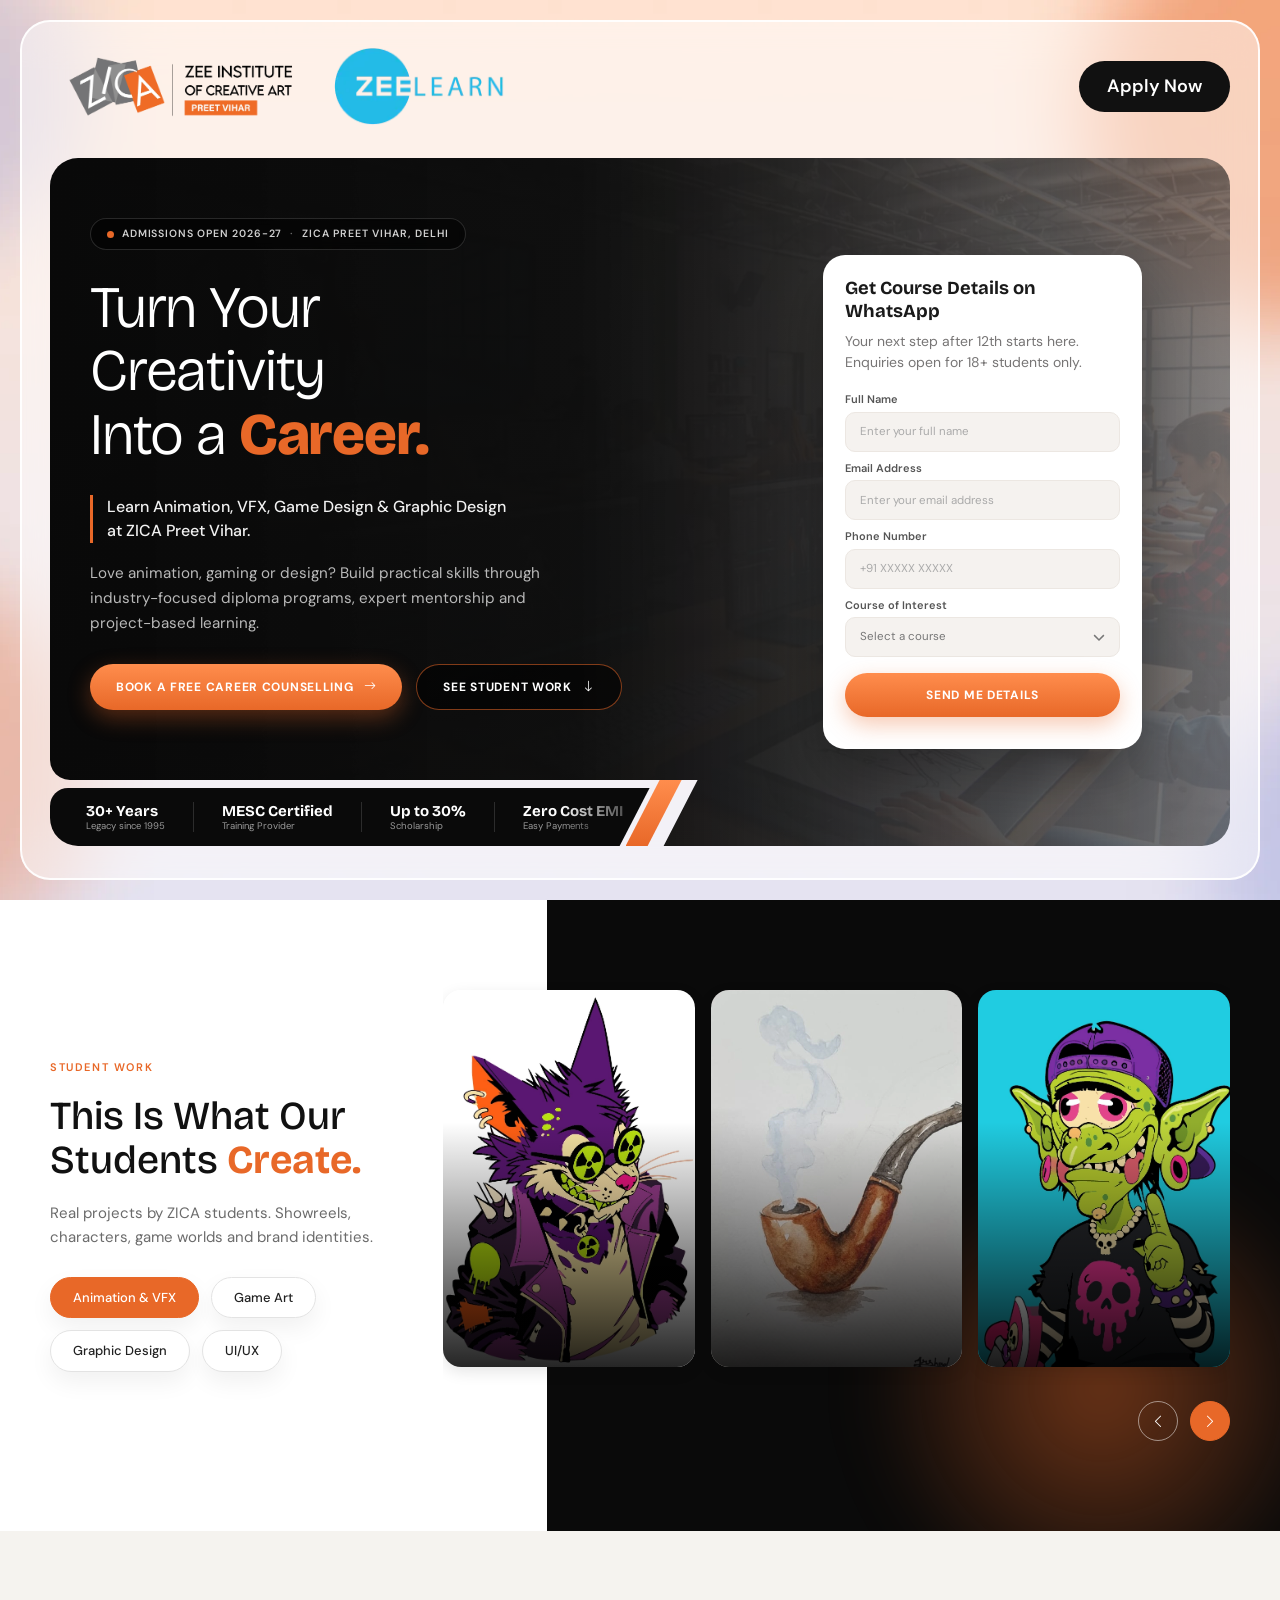
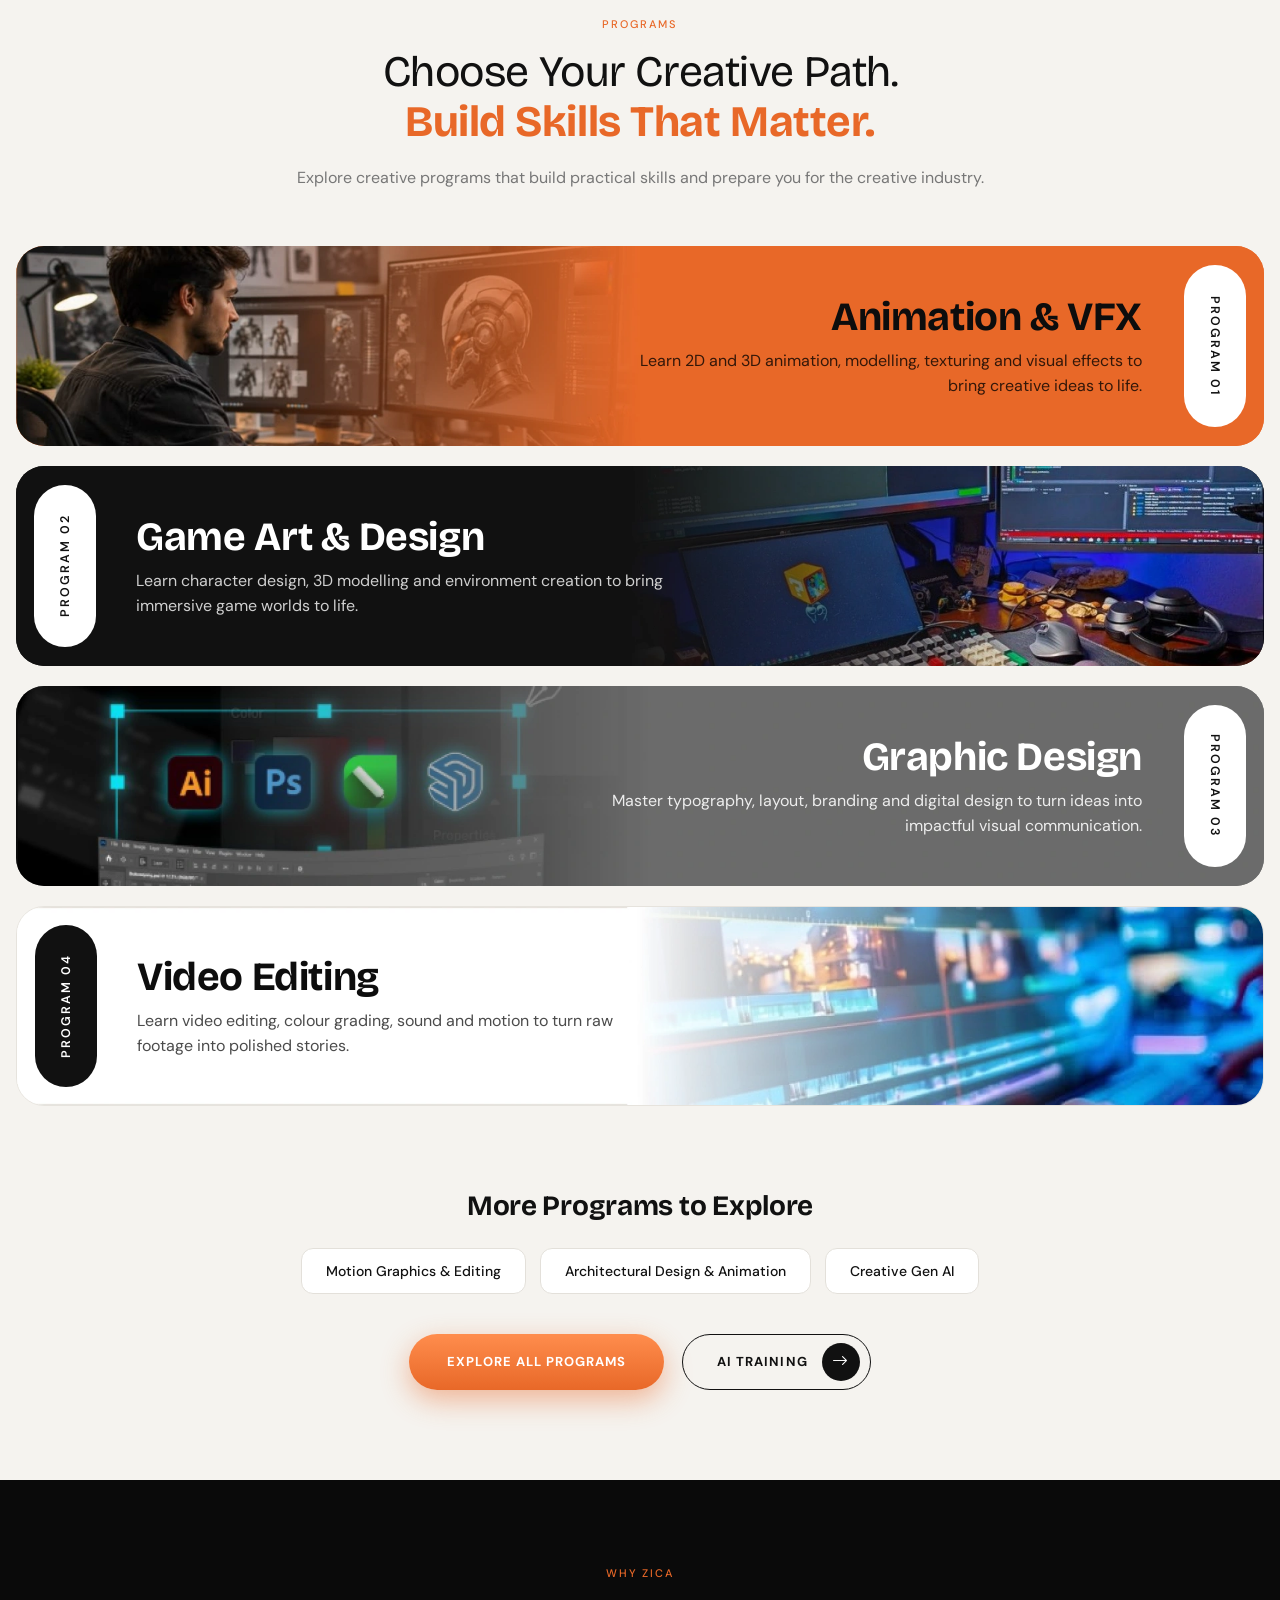
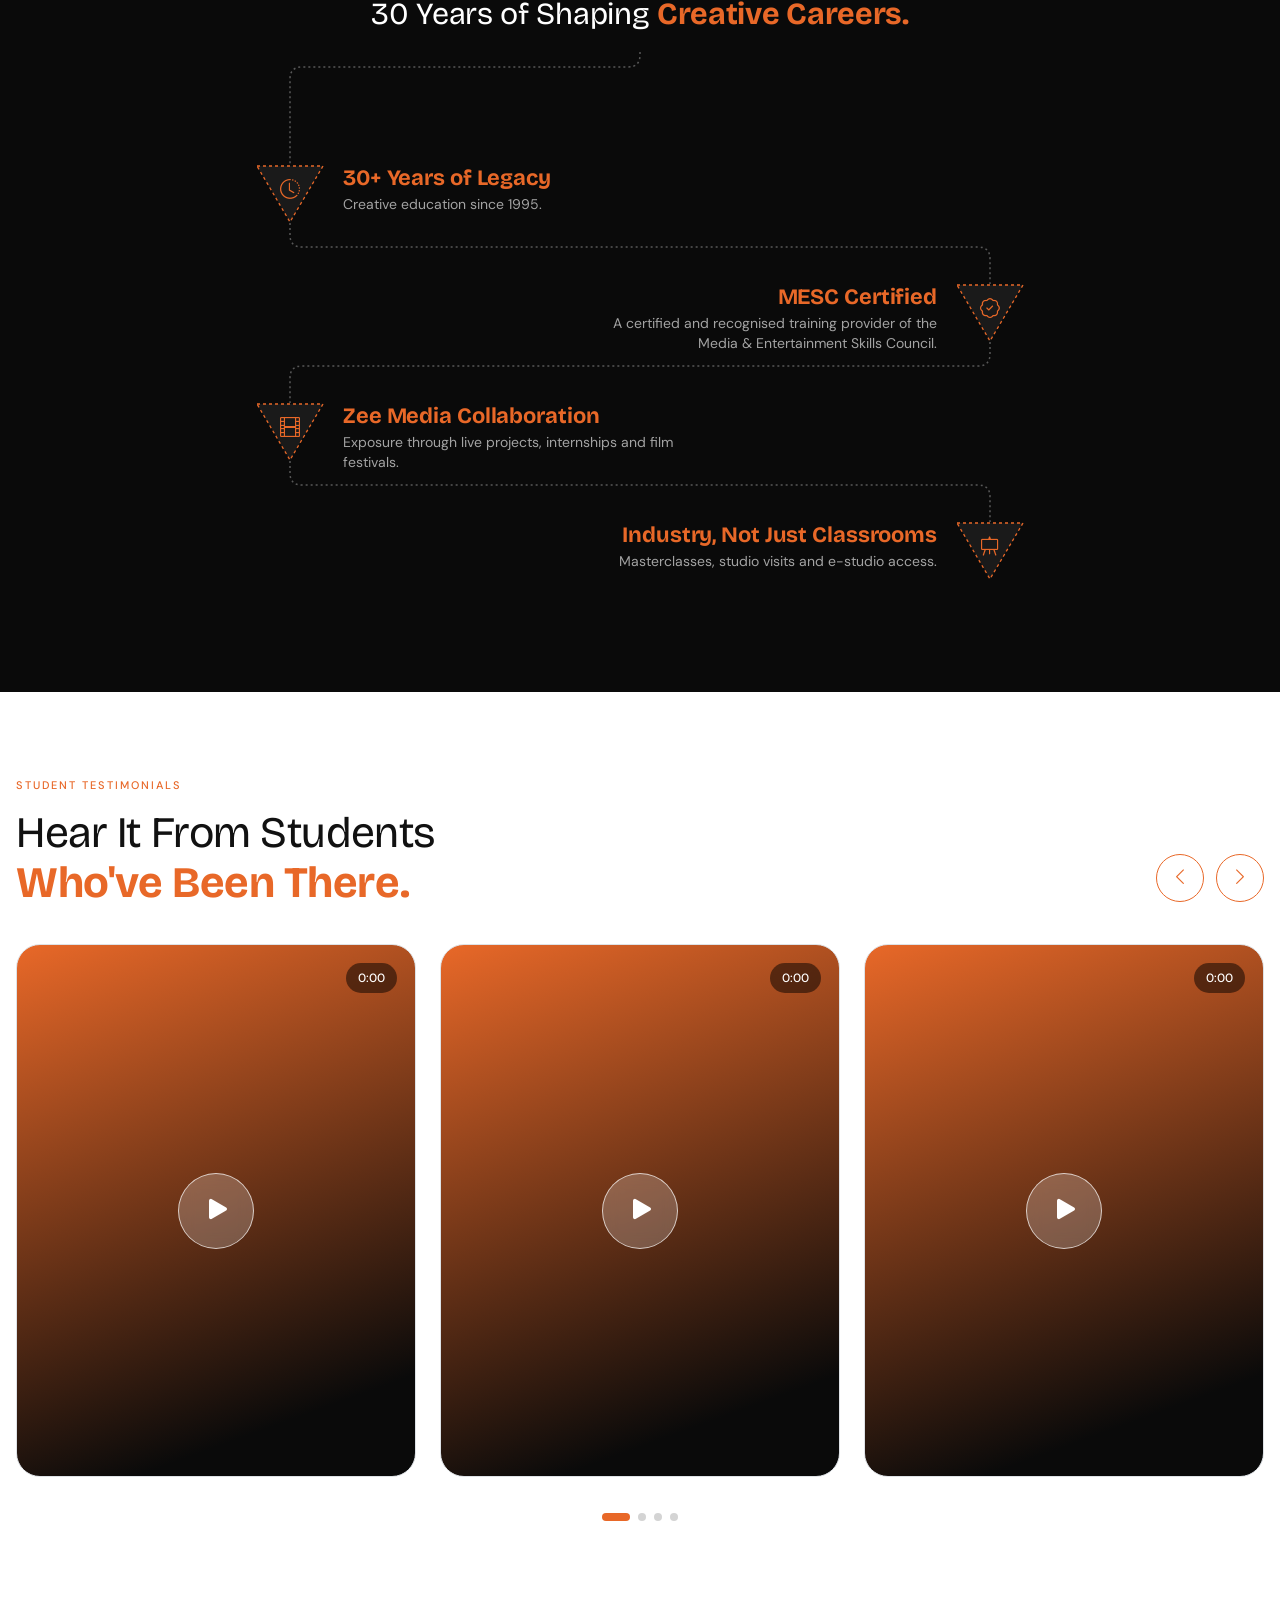
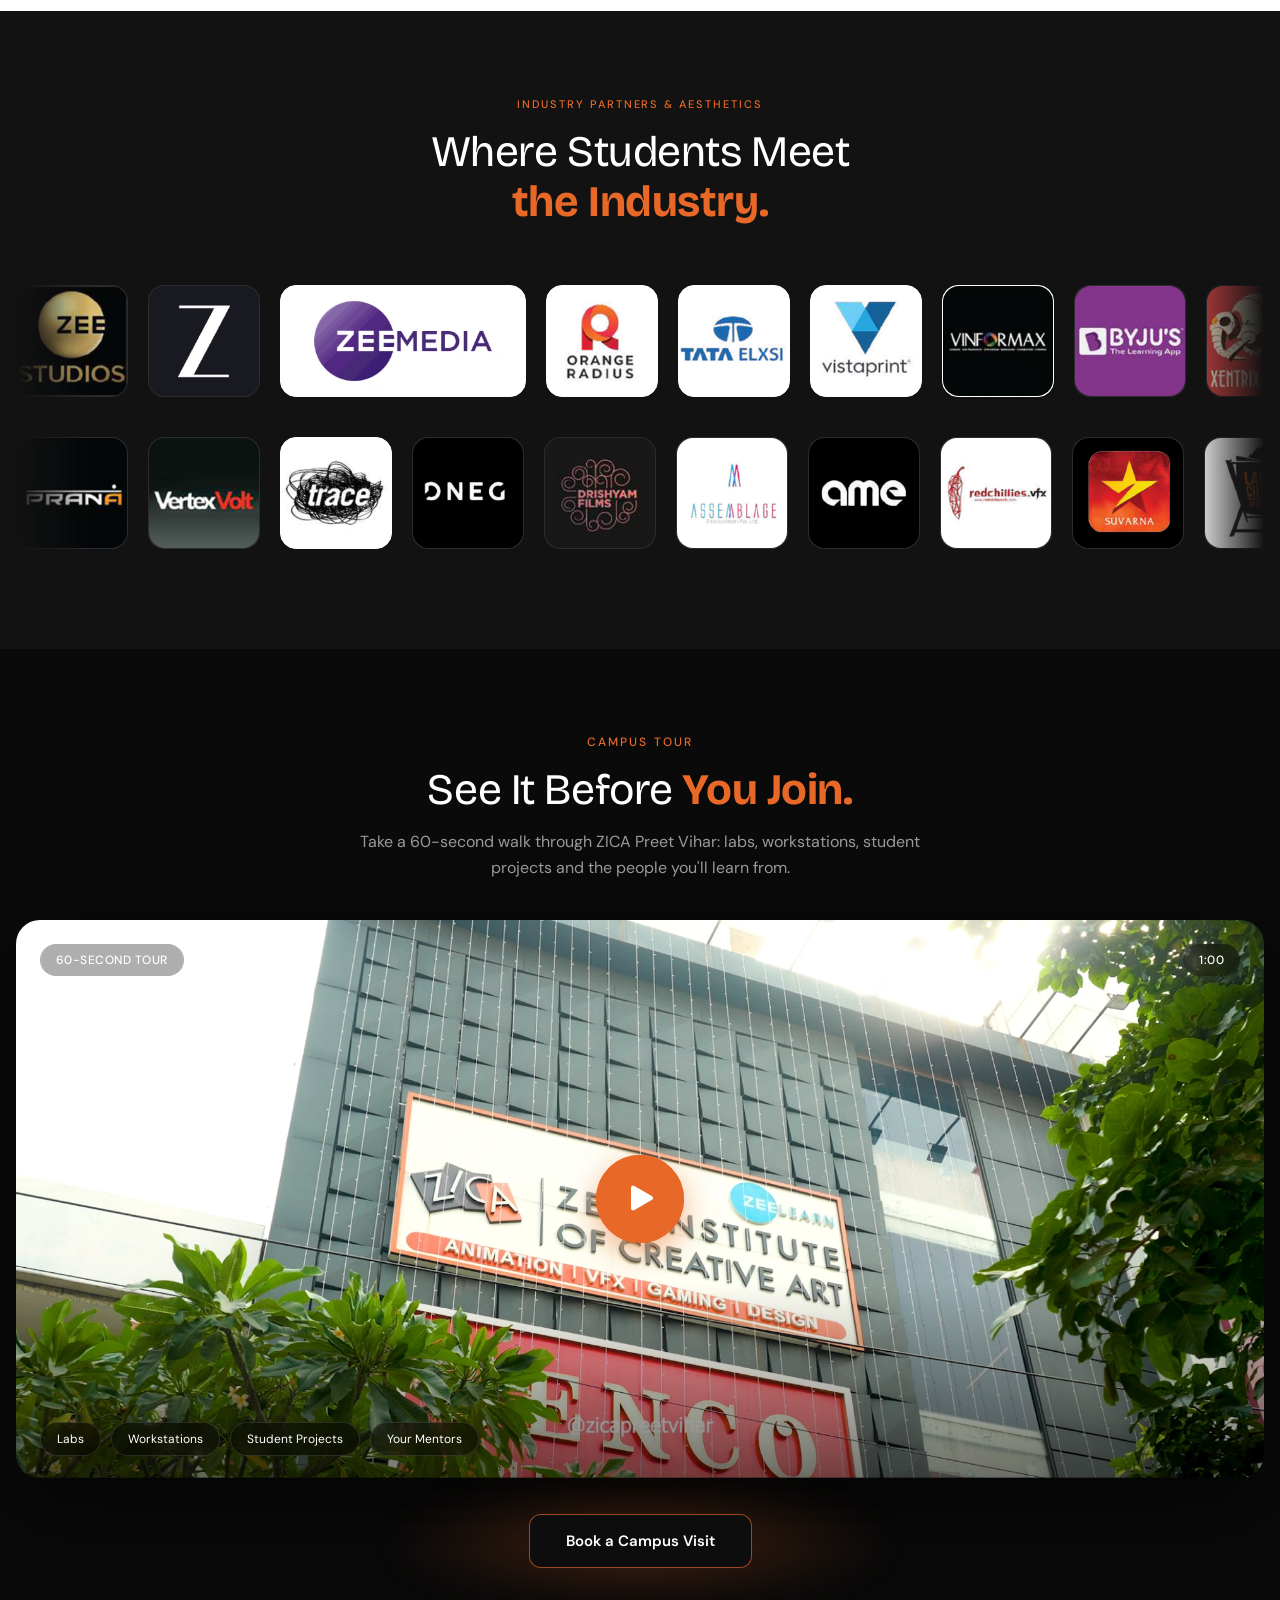
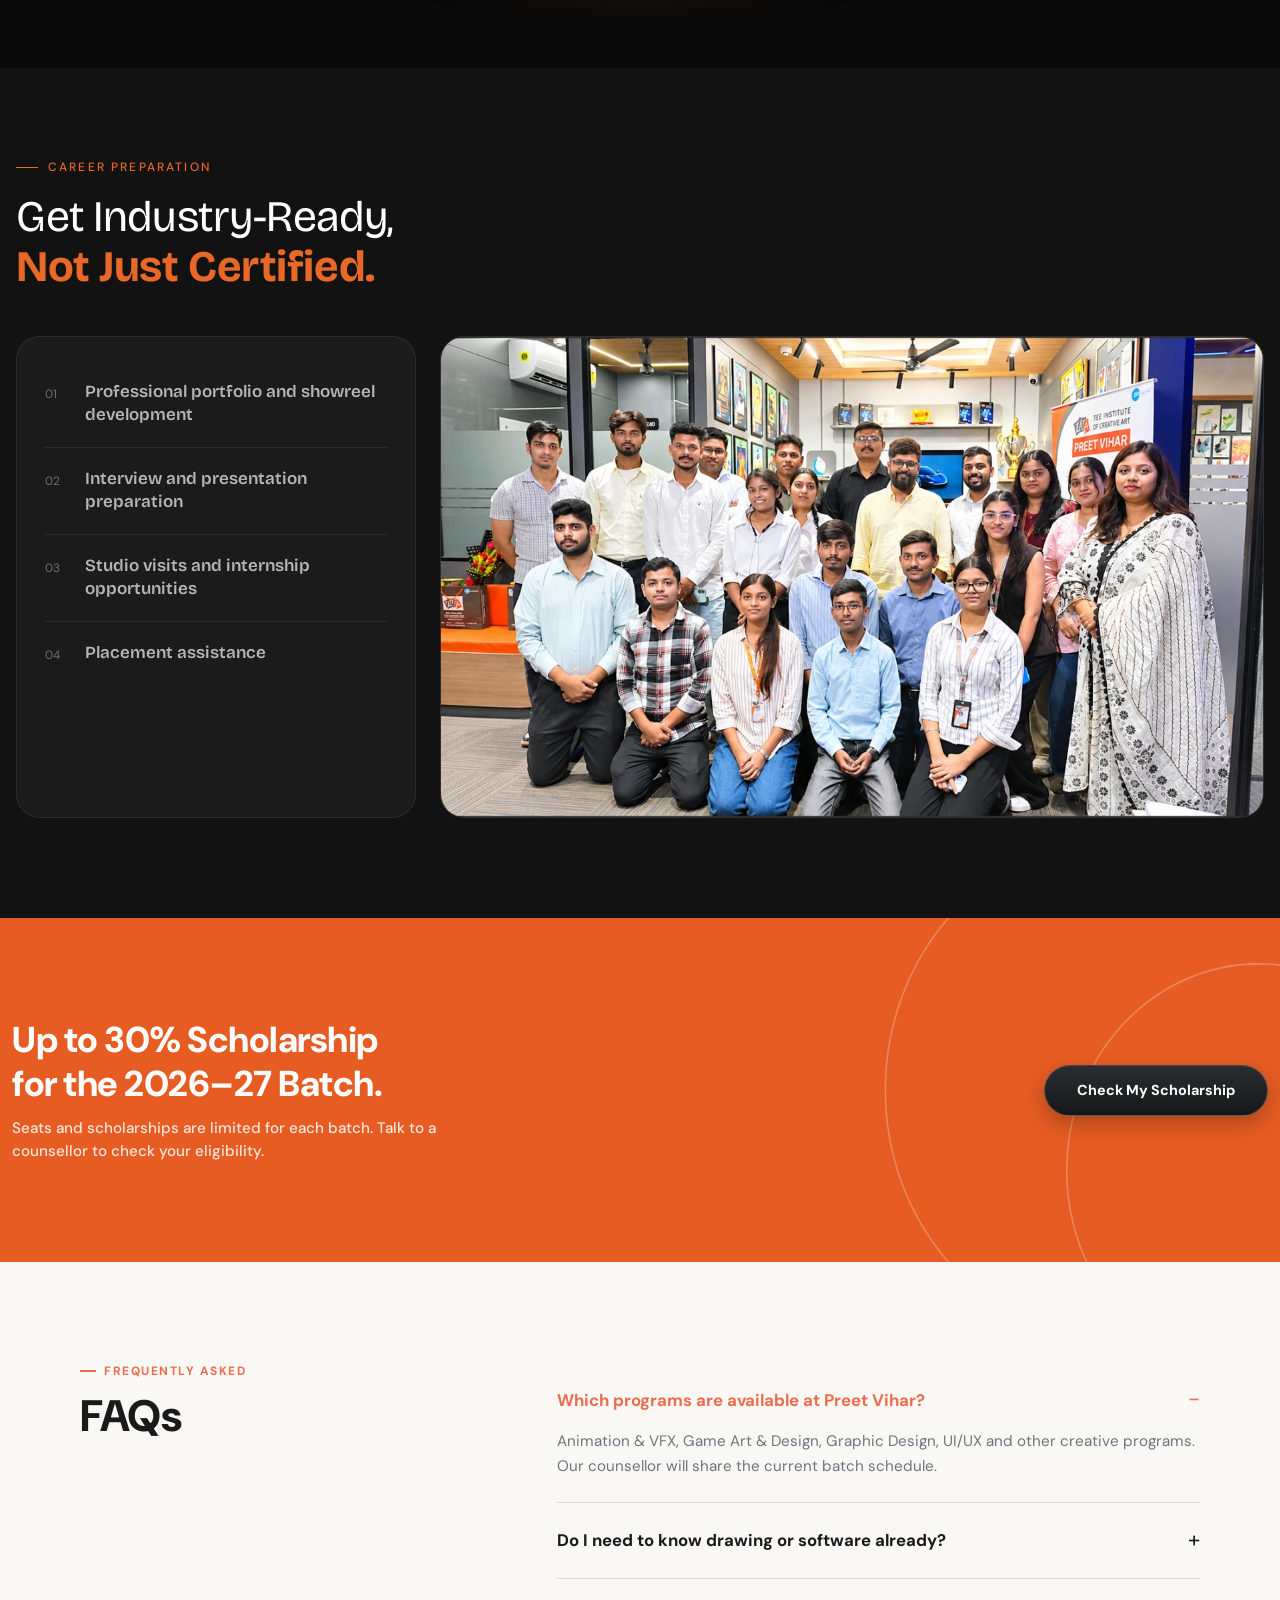
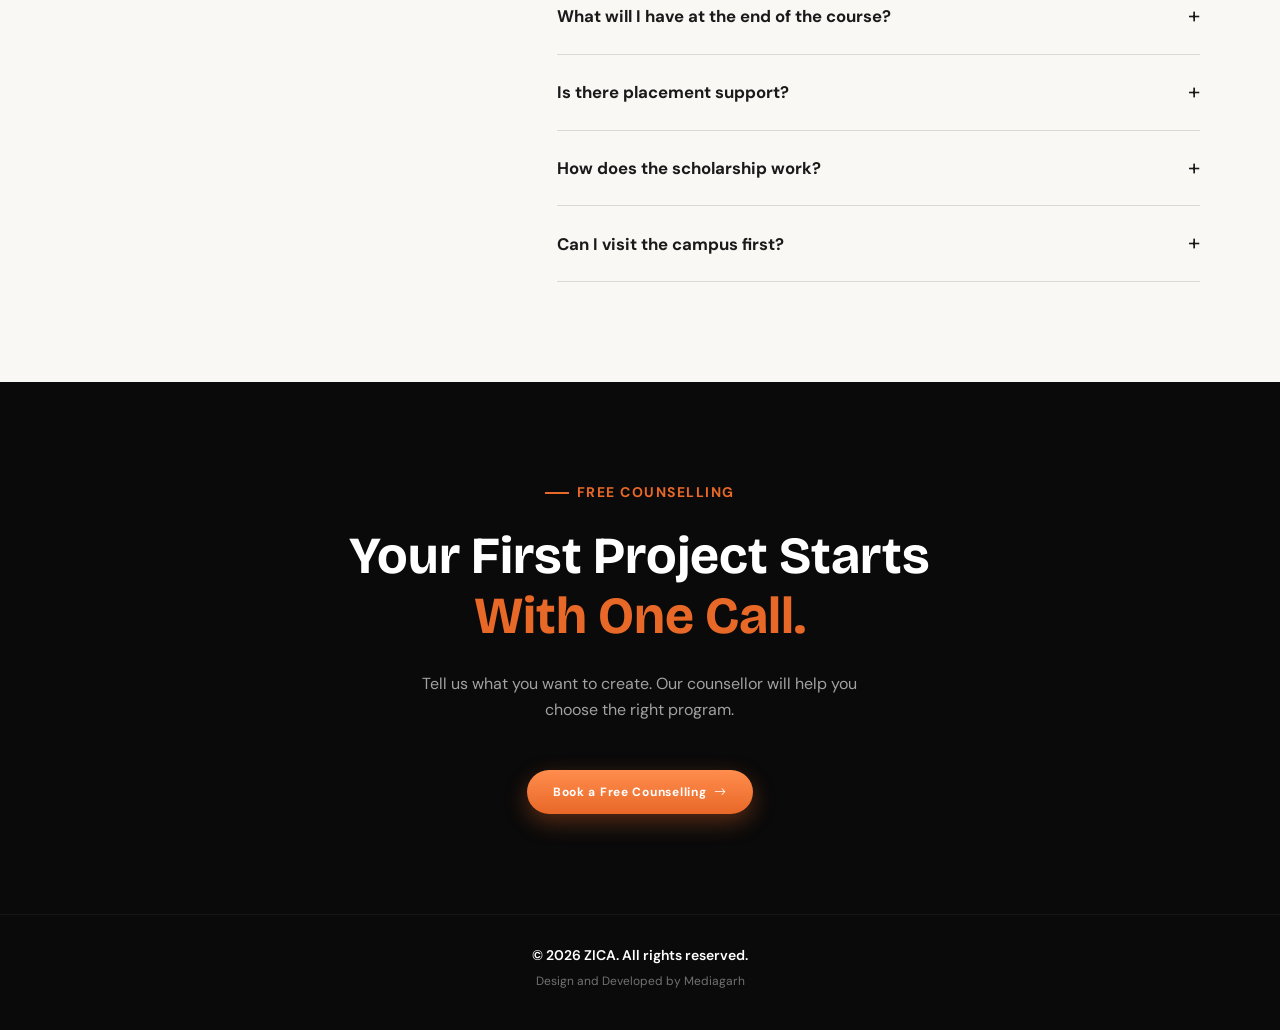
<file: thankyou.html>
<!doctype html>
<html lang="en">
  <head>
    <meta charset="UTF-8" />
    <meta name="viewport" content="width=device-width, initial-scale=1.0" />
    <title>Thank You | ZICA PREET VIHAR, DELHI</title>
    <meta name="robots" content="noindex" />
    <link rel="preconnect" href="https://fonts.googleapis.com" />
    <link rel="preconnect" href="https://fonts.gstatic.com" crossorigin />
    <link
      href="https://fonts.googleapis.com/css2?family=Bricolage+Grotesque:opsz,wght@12..96,200..800&family=DM+Sans:ital,opsz,wght@0,9..40,100..1000;1,9..40,100..1000&display=swap"
      rel="stylesheet"
    />
    <link
      href="https://cdn.jsdelivr.net/npm/bootstrap@5.3.3/dist/css/bootstrap.min.css"
      rel="stylesheet"
    />
    <link
      href="https://cdn.jsdelivr.net/npm/bootstrap-icons@1.11.3/font/bootstrap-icons.min.css"
      rel="stylesheet"
    />
    <link rel="stylesheet" href="./css/style.css" />
    <script
      async
      src="https://www.googletagmanager.com/gtm.js?id=GTM-WV7SQ3TK"
    ></script>
    <script>
      window.dataLayer = window.dataLayer || [];
      function gtag() {
        dataLayer.push(arguments);
      }
      gtag("js", new Date());
    </script>

    <style>
      .ty-page {
        min-height: 100vh;
        display: flex;
        align-items: center;
        justify-content: center;
        background: #f7f7f7;
        padding: 40px 16px;
      }
      .ty-card {
        width: 100%;
        max-width: 520px;
        background: #fff;
        border-radius: 20px;
        padding: 40px 32px;
        text-align: center;
        box-shadow: 0 25px 60px rgba(0, 0, 0, 0.08);
      }
      .ty-icon {
        width: 72px;
        height: 72px;
        border-radius: 50%;
        background: rgba(232, 104, 40, 0.12);
        color: var(--primary-orange, #e86828);
        font-size: 36px;
        display: grid;
        place-items: center;
        margin: 0 auto 20px;
      }
      .ty-card h1 {
        font-family: var(--font-Bricolage, "Bricolage Grotesque", sans-serif);
        font-size: 30px;
        font-weight: 700;
        color: #111;
        margin-bottom: 8px;
      }
      .ty-card > p {
        color: #6b6b6b;
        font-size: 15px;
        margin-bottom: 28px;
      }
      .ty-details {
        text-align: left;
        border: 1px solid #eee;
        border-radius: 14px;
        overflow: hidden;
        margin-bottom: 28px;
      }
      .ty-row {
        display: flex;
        justify-content: space-between;
        gap: 16px;
        padding: 14px 18px;
        font-size: 14px;
      }
      .ty-row + .ty-row {
        border-top: 1px solid #eee;
      }
      .ty-label {
        color: #8a8a8a;
        flex-shrink: 0;
      }
      .ty-value {
        color: #111;
        font-weight: 600;
        text-align: right;
        word-break: break-word;
      }
      .ty-btn {
        display: inline-block;
        background: var(--primary-orange, #e86828);
        color: #fff;
        border-radius: 50px;
        padding: 12px 32px;
        font-weight: 600;
        text-decoration: none;
        transition: background 0.25s ease;
      }
      .ty-btn:hover {
        background: var(--orange-light, #ff8d4d);
        color: #fff;
      }
    </style>
  </head>
  <body>
    <main class="ty-page">
      <div class="ty-card">
        <div class="ty-icon"><i class="bi bi-check-lg"></i></div>
        <h1>Thank You!</h1>
        <p>We have received your details. Our team will contact you shortly.</p>

        <div class="ty-details">
          <div class="ty-row">
            <span class="ty-label">Name</span>
            <span class="ty-value" id="tyName">-</span>
          </div>
          <div class="ty-row">
            <span class="ty-label">Email</span>
            <span class="ty-value" id="tyEmail">-</span>
          </div>
          <div class="ty-row">
            <span class="ty-label">Phone Number</span>
            <span class="ty-value" id="tyPhone">-</span>
          </div>
        </div>

        <a href="./index.html" class="ty-btn">Back to Home</a>
      </div>
    </main>

    <script>
      (function () {
        var data = null;
        try {
          data = JSON.parse(sessionStorage.getItem("enquiryData"));
        } catch (e) {}

        // opened directly without submitting the form -> go home
        if (!data) {
          window.location.replace("./index.html");
          return;
        }

        // textContent = safe, no HTML injection
        document.getElementById("tyName").textContent = data.name || "-";
        document.getElementById("tyEmail").textContent = data.email || "-";
        document.getElementById("tyPhone").textContent = data.phone || "-";
      })();
    </script>
  </body>
</html>
</file>
<file: css/style.css>
﻿/* ============================================================
   ROOT VARIABLES
   ============================================================ */
:root {
  --primary-orange: #e86828;
  --orange-light: #ff8d4d;
  --dark-bg: #0a0a0a;
  --text-dark: #6b6b6b;
  --text-muted: #4a4a4a;
  --font-Bricolage: 'Bricolage Grotesque', sans-serif;
  --font-DMSans: 'DM Sans', sans-serif;
  --glass-border: rgba(255, 255, 255, 0.9);
  --glass-bg: rgba(255, 255, 255, 0.5);
  --glass-blur: 20px;

  /* ---- Cutout geometry (desktop) ---- */
  --cut-w: 52%; /* width of cutout at the bottom edge  */
  --cut-h: 66px; /* height of cutout                    */
  --slant: 34px; /* horizontal lean of the "/" edge     */
  --strip-h: 58px; /* strip height (cut-h minus gap)      */
}

*,
*::before,
*::after {
  box-sizing: border-box;
  margin: 0;
  padding: 0;
}

html,
body {
  width: 100%;
  min-height: 100vh;
  font-family: var(--font-DMSans);
}

/* clip (not hidden) so html/body don't turn into extra scroll containers */
body {
  overflow-x: clip;
}
/* Container Customization */
.custom-container {
  max-width: 1920px;
  margin: 0 auto;
  padding-left: 80px;
  padding-right: 80px;
}
.max-w-1320px {
  max-width: 1320px;
}
/* ============================================================
   HERO SECTION â€” full-bleed background image
   ============================================================ */
.hero-section {
  position: relative;
  width: 100%;
  min-height: 100vh;
  background: url('../images/Group_166.webp') center center / cover no-repeat;
  display: flex;
  align-items: stretch;
  padding: 20px;
  /* AOS animations (fade-left etc.) start off-screen; clip so no x-scrollbar */
  overflow-x: hidden; /* fallback for old browsers */
  overflow-x: clip;
}

/* ============================================================
   GLASSMORPHISM CONTAINER â€” sits on top of the bg image
   ============================================================ */
.hero-glass-container {
  width: 100%;
  border-radius: 30px;
  border: 2px solid var(--glass-border);
  background: var(--glass-bg);
  backdrop-filter: blur(var(--glass-blur));
  -webkit-backdrop-filter: blur(var(--glass-blur));
  padding: 28px 40px 40px 40px;
  display: flex;
  flex-direction: column;
  gap: 32px;
}

/* ============================================================
   HEADER
   ============================================================ */
.hero-header {
  width: 100%;
}

.header-logos {
  display: flex;
  align-items: center;
  gap: 16px;
}

.logo-zica {
  height: 80px;
  aspect-ratio: 298/89;
  width: auto;
  object-fit: contain;
}

.form-tagline {
  font-size: 14px;
  color: #777575;
  margin-bottom: 18px;
}

.logo-zeelearn {
  height: 80px;
  aspect-ratio: 179/83;
  width: auto;
  object-fit: contain;
}

/* Apply Now Button */
.btn-apply-now {
  display: inline-block;
  padding: 12px 28px;
  border-radius: 50px;
  background: #111111;
  color: #ffffff;
  font-family: var(--font-DMSans);
  font-size: 18px;
  font-weight: 600;
  text-decoration: none;
  white-space: nowrap;
  transition:
    background 0.25s ease,
    transform 0.2s ease;
}

.btn-apply-now:hover {
  background: var(--primary-orange);
  color: #fff;
  transform: translateY(-1px);
}

/* ============================================================
   HERO WRAP + STAGE
   ============================================================ */
.hero-wrap {
  flex: 1;
  display: flex;
}

/* Stage = positioning context for card + strip */
.hero-stage {
  position: relative;
  width: 100%;
  display: flex;
}

/* ============================================================
   MAIN CARD  (background image + overlay)
   Right side runs full height, bottom-left has a cutout
   ============================================================ */
.hero-card {
  position: relative;
  width: 100%;
  border-radius: 28px;
  padding: 48px 56px;
  min-height: 600px;
  display: flex;
  align-items: center;
  /* Replace this URL with your own studio / classroom photo */
  background:
    linear-gradient(90deg, rgba(8, 8, 8, 0.94) 0%, rgba(8, 8, 8, 0.82) 45%, rgba(8, 8, 8, 0.45) 100%),
    url('../images/Photo.webp') center / cover no-repeat;

  /* Cutout shape: full card minus bottom-left notch with "/" slanted edge
     and a rounded (20px) inner corner on the left                       */
  clip-path: polygon(
    0 0,
    100% 0,
    100% 100%,
    var(--cut-w) 100%,
    calc(var(--cut-w) + var(--slant)) calc(100% - var(--cut-h)),
    20px calc(100% - var(--cut-h)),
    14.82px calc(100% - var(--cut-h) - 0.68px),
    10px calc(100% - var(--cut-h) - 2.68px),
    5.86px calc(100% - var(--cut-h) - 5.86px),
    2.68px calc(100% - var(--cut-h) - 10px),
    0.68px calc(100% - var(--cut-h) - 14.82px),
    0 calc(100% - var(--cut-h) - 20px)
  );
}

.hero-card .hero-row {
  width: 100%;
}

/* keep left text clear of the cutout */
.hero-left {
  padding-bottom: calc(var(--cut-h) + 10px);
}

/* ============ BADGE ============ */
.hero-badge {
  display: inline-flex;
  align-items: center;
  gap: 8px;
  padding: 7px 16px;
  border-radius: 999px;
  border: 1px solid rgba(255, 255, 255, 0.14);
  background: rgba(0, 0, 0, 0.45);
  color: #cfcfcf;
  font-size: 10.5px;
  font-weight: 600;
  letter-spacing: 0.08em;
  margin-bottom: 26px;
  backdrop-filter: blur(4px);
}

.hero-badge .dot {
  width: 7px;
  height: 7px;
  border-radius: 50%;
  background: var(--primary-orange);
  display: inline-block;
}

.hero-badge .sep {
  opacity: 0.5;
}

/* ============ HEADING ============ */
.hero-title {
  font-family: var(--font-Bricolage);
  font-weight: 300;
  font-size: clamp(2.4rem, 4.6vw, 4.2rem);
  line-height: 1.08;
  color: #fff;
  letter-spacing: -0.02em;
  margin-bottom: 28px;
}

.hero-title .accent {
  color: var(--primary-orange);
  font-weight: 800;
}

/* ============ QUOTE & DESC ============ */
.hero-quote {
  border-left: 3px solid var(--primary-orange);
  padding-left: 14px;
  max-width: 420px;
  color: #f1f1f1;
  font-size: 1rem;
  font-weight: 500;
  line-height: 1.5;
  margin-bottom: 18px;
}

.hero-desc {
  max-width: 480px;
  color: #b9b9b9;
  font-size: 0.95rem;
  line-height: 1.65;
  margin-bottom: 28px;
}

/* ============ BUTTONS ============ */
.hero-btns {
  display: flex;
  flex-wrap: wrap;
  gap: 14px;
}

.btn-orange {
  display: inline-flex;
  align-items: center;
  gap: 10px;
  padding: 13px 26px;
  border: 0;
  border-radius: 999px;
  background: linear-gradient(180deg, var(--orange-light), var(--primary-orange));
  color: #fff;
  font-family: var(--font-DMSans);
  font-size: 12px;
  font-weight: 700;
  letter-spacing: 0.06em;
  text-decoration: none;
  box-shadow: 0 8px 22px rgba(232, 104, 40, 0.35);
  transition:
    transform 0.25s ease,
    box-shadow 0.25s ease;
  cursor: pointer;
}

.btn-orange:hover {
  color: #fff;
  transform: translateY(-2px);
  box-shadow: 0 12px 28px rgba(232, 104, 40, 0.5);
}

.btn-outline-dark2 {
  display: inline-flex;
  align-items: center;
  gap: 10px;
  padding: 13px 26px;
  border-radius: 999px;
  border: 1px solid rgba(232, 104, 40, 0.55);
  background: rgba(0, 0, 0, 0.55);
  color: #fff;
  font-size: 12px;
  font-weight: 700;
  letter-spacing: 0.06em;
  text-decoration: none;
  transition: all 0.25s ease;
}

.btn-outline-dark2:hover {
  color: #fff;
  border-color: var(--primary-orange);
  background: rgba(232, 104, 40, 0.15);
}

/* ============ FORM CARD ============ */
.form-card {
  background: #fff;
  border-radius: 22px;
  padding: 22px 22px 24px;
  box-shadow: 0 25px 60px rgba(0, 0, 0, 0.35);
  max-width: 400px;
  margin-left: auto;
}

.form-icon {
  width: 24px;
  height: 24px;
  border-radius: 50%;
  border: 1.5px solid var(--primary-orange);
  color: var(--primary-orange);
  display: inline-flex;
  align-items: center;
  justify-content: center;
  font-size: 11px;
  margin-bottom: 10px;
}

.form-title {
  font-family: var(--font-Bricolage);
  font-weight: 700;
  font-size: 1.15rem;
  line-height: 1.25;
  color: #1a1a1a;
  margin-bottom: 8px;
}

.form-label-sm {
  display: block;
  font-size: 11px;
  font-weight: 600;
  color: #555;
  margin-bottom: 4px;
}

.form-input {
  width: 100%;
  height: 40px;
  padding: 0 14px;
  border: 1px solid #ece7e2;
  border-radius: 10px;
  background: #f5f2ef;
  font-size: 11.5px;
  color: #333;
  outline: none;
  transition:
    border-color 0.2s,
    box-shadow 0.2s;
}

.form-input::placeholder {
  color: #aaa;
}

.form-input:focus {
  border-color: var(--primary-orange);
  box-shadow: 0 0 0 3px rgba(232, 104, 40, 0.15);
  background: #fff;
}

.form-select-custom {
  appearance: none;
  -webkit-appearance: none;
  color: #777;
  background-image: url("data:image/svg+xml,%3Csvg xmlns='http://www.w3.org/2000/svg' width='12' height='12' viewBox='0 0 16 16'%3E%3Cpath d='M1.5 5.5l6.5 6.5 6.5-6.5' stroke='%23777' stroke-width='2' fill='none'/%3E%3C/svg%3E");
  background-repeat: no-repeat;
  background-position: right 14px center;
}

/* ============================================================
   BOTTOM STRIP â€” sits inside the card's cutout (desktop)
   ============================================================ */
.hero-bottom {
  position: absolute;
  left: 0;
  bottom: 0;
  width: 100%;
  height: var(--cut-h);
  pointer-events: none; /* never block clicks on the card */
}

.stats-strip {
  position: absolute;
  left: 0;
  bottom: 0;
  height: var(--strip-h);
  /* right edge is 44px (gap) left of the cutout edge, same slant */
  width: calc(var(--cut-w) - 14px);
  background: var(--dark-bg);
  border-radius: 18px 0 0 28px;
  overflow: hidden;
  pointer-events: auto;
  /* "/" slanted right edge, parallel to the card's cutout edge */
  clip-path: polygon(0 0, 100% 0, calc(100% - 30px) 100%, 0 100%);
}

/* Orange slanted bars in the gap between strip and card */
.slant-bar {
  position: absolute;
  bottom: 0;
  height: var(--cut-h);
  display: block;
  /* parallelogram leaning "/" â€” lean = --slant */
  clip-path: polygon(var(--slant) 0, 100% 0, calc(100% - var(--slant)) 100%, 0 100%);
}

.slant-bar-1 {
  left: calc(var(--cut-w) - 38px);
  width: calc(22px + var(--slant));
  background: linear-gradient(180deg, var(--orange-light), var(--primary-orange));
}

.slant-bar-2 {
  left: calc(var(--cut-w) - 10px);
  width: calc(5px + var(--slant));
  background: var(--primary-orange);
  opacity: 0.85;
}

/* ============ MARQUEE ============ */
.marquee {
  height: 100%;
  overflow: hidden;
  display: flex;
  align-items: center;
  padding-left: 8px;
  -webkit-mask-image: linear-gradient(90deg, #000 0, #000 85%, transparent 100%);
  mask-image: linear-gradient(90deg, #000 0, #000 85%, transparent 100%);
}

.marquee-track {
  display: flex;
  width: max-content;
  animation: marquee 22s linear infinite;
}

.stats-strip:hover .marquee-track {
  animation-play-state: paused;
}

.marquee-group {
  display: flex;
  flex-shrink: 0;
}

.stat {
  display: flex;
  flex-direction: column;
  justify-content: center;
  padding: 0 28px;
  border-right: 1px solid rgba(255, 255, 255, 0.14);
  white-space: nowrap;
}

.stat strong {
  font-family: var(--font-Bricolage);
  font-size: 15px;
  font-weight: 700;
  color: #fff;
  line-height: 1.2;
}

.stat span {
  font-size: 9.5px;
  color: #9a9a9a;
  line-height: 1.3;
}

@keyframes marquee {
  from {
    transform: translateX(0);
  }
  to {
    transform: translateX(-25%); /* 4 identical groups => move by 1 group */
  }
}

@media (prefers-reduced-motion: reduce) {
  .marquee-track {
    animation: none;
  }
}

/* Section Container with 100px Top-Bottom Padding */
.counselling-section,
.faq-section,
.scholarship-section {
  padding-top: 100px;
  padding-bottom: 100px;
}
.counselling-section {
  background-color: var(--dark-bg);
}
/* Tag / Subtitle */
.counselling-tag {
  margin-bottom: 24px;
}

.orange-dash {
  width: 24px;
  height: 2px;
  background-color: var(--primary-orange);
  display: inline-block;
}

.tag-text {
  font-family: var(--font-DMSans);
  font-size: 14px;
  font-weight: 700;
  letter-spacing: 1.5px;
  color: var(--primary-orange);
  text-transform: uppercase;
}

/* Heading */
.counselling-heading {
  font-family: var(--font-Bricolage);
  font-size: 52px;
  font-weight: 700;
  line-height: 1.15;
  color: #ffffff;
  margin-bottom: 24px;
}

.counselling-heading .highlight-text {
  color: var(--primary-orange);
}

/* Paragraph */
.counselling-desc {
  font-family: var(--font-DMSans);
  font-size: 16px;
  font-weight: 400;
  line-height: 1.6;
  color: #a1a1a1;
  max-width: 480px;
  margin: auto;
  margin-bottom: 40px;
}

/* Card Container */
.counselling-card {
  background-color: #ffffff;
  border-radius: 24px;
  padding: 44px 40px;
  max-width: 540px;
  margin-left: auto;
  box-shadow: 0px 20px 40px rgba(0, 0, 0, 0.4);
}

/* Form Controls */
.counselling-card .form-label {
  font-family: var(--font-DMSans);
  font-size: 13px;
  font-weight: 600;
  color: var(--dark-bg);
  margin-bottom: 8px;
}

.custom-input,
.custom-select {
  background-color: #f7f6f4;
  border: 1px solid #eaeaea;
  border-radius: 12px;
  padding: 14px 18px;
  font-size: 14px;
  color: #1a1a1a;
  box-shadow: none !important;
}

.custom-input::placeholder {
  color: #b5b5b5;
}

.custom-input:focus,
.custom-select:focus {
  background-color: #ffffff;
  border-color: var(--primary-orange);
}

/* Submit Button */
.btn-submit {
  background: linear-gradient(90deg, #f07432 0%, #e86828 100%);
  color: #ffffff;
  font-family: var(--font-DMSans);
  font-size: 16px;
  font-weight: 700;
  padding: 16px;
  border-radius: 50px;
  border: none;
  box-shadow: 0px 10px 25px rgba(232, 104, 40, 0.4);
  transition: all 0.3s ease;
  margin-top: 8px;
}

.btn-submit:hover {
  background: linear-gradient(90deg, #d85718 0%, #d85718 100%);
  color: #ffffff;
  transform: translateY(-2px);
  box-shadow: 0px 14px 30px rgba(232, 104, 40, 0.5);
}

/* Footer Styling */
.site-footer {
  padding-top: 30px;
  padding-bottom: 40px;
  background-color: var(--dark-bg);
  border-top: 1px solid rgba(255, 255, 255, 0.05);
}

.footer-copyright {
  font-size: 14px;
  font-weight: 600;
  color: #ffffff;
  margin-bottom: 6px;
}

.footer-credit {
  font-size: 12px;
  color: #717171;
  margin-bottom: 0;
}

.faq-section {
  background-color: #faf8f5;
  color: #1a1a1a;
}

/* Left Heading Styling */
.faq-subheading {
  color: #ee6c4d; /* Accent orange color */
  font-size: 0.75rem;
  font-weight: 700;
  letter-spacing: 1.5px;
  text-transform: uppercase;
  display: flex;
  align-items: center;
  gap: 8px;
}

.faq-subheading::before {
  content: '';
  display: inline-block;
  width: 16px;
  height: 2px;
  background-color: #ee6c4d;
}

.faq-title {
  font-size: 2.75rem;
  font-weight: 800;
  letter-spacing: -0.5px;
  margin-top: 10px;
}

/* Accordion Customization */
.custom-accordion .accordion-item {
  background-color: transparent;
  border: none;
  border-bottom: 1px solid rgba(0, 0, 0, 0.12);
  border-radius: 0 !important;
  padding: 8px 0;
}

.custom-accordion .accordion-button {
  background-color: transparent !important;
  color: #1a1a1a;
  font-size: 1.05rem;
  font-weight: 700;
  padding: 16px 0;
  box-shadow: none !important;
  display: flex;
  justify-content: space-between;
  align-items: center;
}

/* Active Accordion Header Color */
.custom-accordion .accordion-button:not(.collapsed) {
  color: #ee6c4d;
}

/* Custom + / - Icon Toggle */
.custom-accordion .accordion-button::after {
  content: '+';
  background: none !important;
  width: auto;
  height: auto;
  font-size: 1.4rem;
  font-weight: 400;
  color: #1a1a1a;
  transition:
    transform 0.3s ease,
    color 0.3s ease;
}

.custom-accordion .accordion-button:not(.collapsed)::after {
  content: '-';
  color: #ee6c4d;
  transform: rotate(0deg);
}

/* Accordion Body Styling */
.custom-accordion .accordion-body {
  padding: 0 0 16px 0;
  color: #6c757d;
  font-size: 0.95rem;
  line-height: 1.6;
}
/* Section Main Wrapper & Background */
.scholarship-section {
  background-color: #e65c23; /* Primary Vibrant Orange */
  position: relative;
  overflow: hidden;
  color: #ffffff;
}

/* Container constraint: 1320px */
.scholarship-container {
  max-width: 1320px;
  width: 100%;
  margin-left: auto;
  margin-right: auto;
  position: relative;
  z-index: 2;
}

/* Decorative Circle Cutout Background (Right Side) */
.scholarship-section::after {
  content: '';
  position: absolute;
  top: 0;
  right: 0;
  width: 50%;
  height: 100%;
  background-image: url('data:image/svg+xml;utf8,<svg xmlns="http://www.w3.org/2000/svg" viewBox="0 0 600 300" preserveAspectRatio="none"><circle cx="450" cy="150" r="220" fill="none" stroke="rgba(255,255,255,0.25)" stroke-width="1.5"/><circle cx="580" cy="220" r="180" fill="none" stroke="rgba(255,255,255,0.25)" stroke-width="1.5"/></svg>');
  background-repeat: no-repeat;
  background-position: right center;
  background-size: contain;
  pointer-events: none;
  z-index: 1;
}

/* Typography */
.scholarship-title {
  font-size: 2.25rem;
  font-weight: 800;
  line-height: 1.2;
  letter-spacing: -0.5px;
  margin-bottom: 12px;
}

.scholarship-subtitle {
  font-size: 0.95rem;
  font-weight: 500;
  color: rgba(255, 255, 255, 0.85);
  line-height: 1.5;
  max-width: 480px;
  margin-bottom: 0;
}

/* Custom CTA Button */
.btn-scholarship {
  background: linear-gradient(180deg, #2b2d30 0%, #161719 100%);
  color: #ffffff;
  font-size: 0.9rem;
  font-weight: 700;
  padding: 14px 32px;
  border-radius: 50px;
  border: 1px solid rgba(255, 255, 255, 0.2);
  box-shadow: 0 8px 20px rgba(0, 0, 0, 0.25);
  text-decoration: none;
  display: inline-block;
  transition: all 0.3s ease;
  white-space: nowrap;
}

.btn-scholarship:hover {
  background: #000000;
  color: #ffffff;
  transform: translateY(-2px);
  box-shadow: 0 12px 25px rgba(0, 0, 0, 0.35);
  border-color: rgba(255, 255, 255, 0.4);
}
/* ===================== STUDENT WORK SECTION =====================
   Add to css/style.css (desktop) â€“ responsive part is at the bottom,
   you can move it to css/responsive.css                              */

.student-work {
  --sw-gap: 16px;
  --sw-cards: 3; /* visible cards (desktop) */
  position: relative;
  background: #fff;
  padding: 90px 0;
  overflow: hidden;
  isolation: isolate;
}

/* ---- Dark cutout panel (desktop only) ---- */
.student-work::before {
  content: '';
  position: absolute;
  top: 0;
  right: 0;
  bottom: 0;
  width: 57.3%;
  background: var(--dark-bg);
  z-index: -2;
}
/* orange glow bottom-right inside dark panel */
.student-work::after {
  content: '';
  position: absolute;
  right: -6%;
  bottom: -18%;
  width: 40%;
  aspect-ratio: 1;
  background: radial-gradient(circle, rgba(232, 104, 40, 0.45), transparent 65%);
  filter: blur(30px);
  z-index: -1;
  pointer-events: none;
}

/* ---- Left content ---- */
.sw-eyebrow {
  display: block;
  font-family: var(--font-DMSans);
  font-size: 11px;
  font-weight: 600;
  letter-spacing: 1.6px;
  text-transform: uppercase;
  color: var(--primary-orange);
  margin-bottom: 18px;
}
.sw-title {
  font-family: var(--font-Bricolage);
  font-size: clamp(30px, 3.1vw, 46px);
  font-weight: 500;
  line-height: 1.12;
  color: #111;
  margin-bottom: 18px;
}
.sw-accent {
  color: var(--primary-orange);
  font-weight: 700;
}
.sw-text {
  font-size: 15px;
  line-height: 1.6;
  color: var(--text-dark);
  max-width: 360px;
  margin-bottom: 28px;
}
.sw-pills {
  display: flex;
  flex-wrap: wrap;
  gap: 12px;
  max-width: 380px;
}
.sw-pill {
  font-family: var(--font-DMSans);
  font-size: 13px;
  font-weight: 500;
  color: #222;
  background: #fff;
  border: 1px solid #e3e3e3;
  border-radius: 50px;
  padding: 10px 22px;
  box-shadow: 0 10px 25px rgba(0, 0, 0, 0.06);
  transition: all 0.25s ease;
}
.sw-pill:nth-child(1) {
  background: var(--primary-orange);
  border-color: var(--primary-orange);
  color: #fff;
}

/* ---- Slider ---- */
.sw-slider {
  position: relative;
}
.sw-viewport {
  overflow: hidden;
  /* room for card shadow without clipping */
  padding: 20px 0 50px;
  margin: -20px 0 -50px;
}
.sw-track {
  display: flex;
  gap: var(--sw-gap);
  transition: transform 0.6s cubic-bezier(0.22, 0.8, 0.3, 1);
  will-change: transform;
}

/* ---- Card ---- */
.sw-card {
  position: relative;
  flex: 0 0 calc((100% - (var(--sw-cards) - 1) * var(--sw-gap)) / var(--sw-cards));
  aspect-ratio: 2 / 3;
  border-radius: 18px;
  overflow: hidden;
  color: #fff;
  box-shadow: 0 5px 15px rgba(0, 0, 0, 0.1);
  display: flex;
  flex-direction: column;
  justify-content: flex-end;
  padding: 22px;
}
.sw-card::after {
  /* bottom dark fade for text */
  content: '';
  position: absolute;
  inset: 0;
  background: linear-gradient(to bottom, transparent 35%, rgba(0, 0, 0, 0.85) 100%);
  z-index: 0;
}
.sw-card > * {
  position: relative;
  z-index: 1;
}
.sw-card--orange {
  background: linear-gradient(160deg, #e86828 0%, #8a3a14 55%, #1a0d06 100%);
}
.sw-card--grey {
  background: linear-gradient(160deg, #8d8d8d 0%, #3c3c3c 55%, #111 100%);
}
.sw-card--brown {
  background: linear-gradient(160deg, #a5562e 0%, #4d2814 55%, #140a05 100%);
}
.sw-card--plum {
  background: linear-gradient(160deg, #7a4aa8 0%, #3a2058 55%, #0f0818 100%);
}

.sw-tag {
  position: absolute !important;
  top: 14px;
  left: 14px;
  font-size: 11px;
  font-weight: 500;
  padding: 5px 12px;
  border-radius: 50px;
  background: rgba(255, 255, 255, 0.22);
  border: 1px solid rgba(255, 255, 255, 0.35);
  backdrop-filter: blur(8px);
  -webkit-backdrop-filter: blur(8px);
}

.sw-play {
  position: absolute;
  top: 50%;
  left: 50%;
  transform: translate(-50%, -62%);
  width: 56px;
  height: 56px;
  border-radius: 50%;
  border: 1.5px solid rgba(255, 255, 255, 0.85);
  background: rgba(255, 255, 255, 0.18);
  backdrop-filter: blur(8px);
  -webkit-backdrop-filter: blur(8px);
  color: #fff;
  font-size: 26px;
  display: grid;
  place-items: center;
  transition: all 0.25s ease;
}
.sw-play:hover {
  background: var(--primary-orange);
  border-color: var(--primary-orange);
  transform: translate(-50%, -62%) scale(1.08);
}

.sw-info h3 {
  font-family: var(--font-Bricolage);
  font-size: 16px;
  font-weight: 700;
  line-height: 1.25;
  margin-bottom: 8px;
}
.sw-student {
  font-size: 13px;
  margin-bottom: 8px;
  opacity: 0.95;
}
.sw-batch {
  font-size: 11px;
  opacity: 0.75;
  display: flex;
  align-items: center;
  gap: 6px;
  margin: 0;
}

/* ---- Arrows ---- */
.sw-arrows {
  display: flex;
  justify-content: flex-end;
  gap: 12px;
  margin-top: 34px;
}
.sw-arrow {
  width: 40px;
  height: 40px;
  border-radius: 50%;
  display: grid;
  place-items: center;
  font-size: 14px;
  transition: all 0.25s ease;
  background: transparent;
  color: #fff;
  border: 1px solid rgba(255, 255, 255, 0.5);
}
.sw-arrow--next {
  background: var(--primary-orange);
  border-color: var(--primary-orange);
}
.sw-arrow:hover {
  transform: scale(1.08);
  background: var(--orange-light);
  border-color: var(--orange-light);
}

/* ---- In-card video ---- */
.sw-card {
  cursor: pointer;
}
.sw-video {
  position: absolute !important;
  inset: 0;
  width: 100%;
  height: 100%;
  object-fit: cover;
  background: #000;
  transition: opacity 0.4s ease;
  z-index: 0;
}
.sw-tag,
.sw-play,
.sw-info,
.sw-card::after {
  transition:
    opacity 0.3s ease,
    visibility 0.3s ease;
}

/* playing state: show clean video + native controls */
.sw-card.is-playing {
  cursor: default;
}
.sw-card.is-playing .sw-video {
  opacity: 1;
  z-index: 2;
}
.sw-card.is-playing .sw-tag,
.sw-card.is-playing .sw-play,
.sw-card.is-playing .sw-info {
  opacity: 0;
  visibility: hidden;
  pointer-events: none;
}
.sw-card.is-playing::after {
  opacity: 0;
}

/* ============================================================
   MOVED FROM style2.css
   ============================================================ */

/* ============================================================
   SHARED: 1320px content + 16px side padding
   ============================================================ */
.container-1320 {
  width: 100%;
  max-width: 1352px; /* 1320 + 16 + 16 */
  margin: 0 auto;
  padding-left: 16px;
  padding-right: 16px;
}

/* ============================================================
   SECTION 1 â€” CAMPUS TOUR
   ============================================================ */
.campus-section {
  background: #0a0a0a;
  padding: 80px 0 100px;
  font-family: 'DM Sans', sans-serif;
  overflow-x: clip;
}

.campus-head {
  margin-bottom: 40px;
}

.campus-tag {
  display: inline-block;
  font-size: 12px;
  font-weight: 500;
  letter-spacing: 0.18em;
  color: #e86828;
  margin-bottom: 14px;
}

.campus-title {
  font-family: 'Bricolage Grotesque', sans-serif;
  font-weight: 400;
  font-size: clamp(2rem, 3.4vw, 3rem);
  line-height: 1.15;
  letter-spacing: -0.01em;
  color: #fff;
  margin-bottom: 14px;
}

.campus-title .accent {
  color: #e86828;
  font-weight: 700;
}

.campus-sub {
  max-width: 560px;
  margin: 0 auto;
  color: #9a9a9a;
  font-size: 16px;
  line-height: 1.6;
}

/* ---- Video wrapper ---- */
.campus-video {
  position: relative;
  width: 100%;
  aspect-ratio: 1320 / 590;
  border-radius: 24px;
  overflow: hidden;
  background: #111;
  box-shadow: 0 30px 80px rgba(0, 0, 0, 0.6);
  cursor: pointer;
}

.campus-video-el {
  position: absolute;
  inset: 0;
  width: 100%;
  height: 100%;
  object-fit: cover;
  display: block;
  /* never show native controls */
  pointer-events: none;
}

.campus-video::after {
  /* soft bottom gradient so chips stay readable */
  content: '';
  position: absolute;
  inset: auto 0 0 0;
  height: 35%;
  background: linear-gradient(to top, rgba(0, 0, 0, 0.55), transparent);
  pointer-events: none;
  transition: opacity 0.4s ease;
}

/* badges */
.campus-badge {
  position: absolute;
  top: 24px;
  z-index: 3;
  padding: 7px 16px;
  border-radius: 999px;
  font-size: 12px;
  font-weight: 500;
  letter-spacing: 0.04em;
  color: #fff;
  background: rgba(0, 0, 0, 0.45);
  backdrop-filter: blur(8px);
  -webkit-backdrop-filter: blur(8px);
  pointer-events: none;
}
.campus-badge-left {
  left: 24px;
  background: rgba(120, 120, 120, 0.6);
}
.campus-badge-right {
  right: 24px;
}

/* chips */
.campus-chips {
  position: absolute;
  left: 24px;
  right: 24px;
  bottom: 22px;
  z-index: 3;
  display: flex;
  flex-wrap: wrap;
  gap: 10px;
  pointer-events: none;
  transition:
    opacity 0.4s ease,
    transform 0.4s ease;
}
.campus-chips span {
  padding: 7px 16px;
  border-radius: 999px;
  font-size: 12px;
  color: #fff;
  background: rgba(0, 0, 0, 0.5);
  border: 1px solid rgba(255, 255, 255, 0.12);
  backdrop-filter: blur(8px);
  -webkit-backdrop-filter: blur(8px);
}

/* custom play button */
.campus-play {
  position: absolute;
  top: 50%;
  left: 50%;
  z-index: 4;
  width: 88px;
  height: 88px;
  transform: translate(-50%, -50%);
  border: 0;
  border-radius: 50%;
  background: #e86828;
  color: #fff;
  font-size: 44px;
  display: flex;
  align-items: center;
  justify-content: center;
  padding-left: 4px;
  cursor: pointer;
  box-shadow: 0 10px 30px rgba(232, 104, 40, 0.5);
  transition:
    transform 0.3s ease,
    opacity 0.3s ease,
    background 0.3s ease;
}
.campus-play::before,
.campus-play::after {
  content: '';
  position: absolute;
  inset: 0;
  border-radius: 50%;
  border: 2px solid rgba(232, 104, 40, 0.7);
  animation: playRing 2.2s ease-out infinite;
}
.campus-play::after {
  animation-delay: 1.1s;
}
.campus-play:hover {
  transform: translate(-50%, -50%) scale(1.1);
  background: #ff7a35;
}

@keyframes playRing {
  0% {
    transform: scale(1);
    opacity: 0.9;
  }
  100% {
    transform: scale(1.8);
    opacity: 0;
  }
}

/* playing state: hide button, chips and overlay */
.campus-video.is-playing .campus-play {
  opacity: 0;
  pointer-events: none;
  transform: translate(-50%, -50%) scale(0.7);
}
.campus-video.is-playing .campus-chips {
  opacity: 0;
  transform: translateY(10px);
}
.campus-video.is-playing::after {
  opacity: 0;
}

/* ---- Glowing CTA ---- */
.campus-cta {
  position: relative;
  margin-top: 36px;
}
.campus-cta::before {
  /* ambient glow under the video */
  content: '';
  position: absolute;
  left: 50%;
  top: -30px;
  width: 520px;
  max-width: 90%;
  height: 120px;
  transform: translateX(-50%);
  background: radial-gradient(ellipse at center, rgba(232, 104, 40, 0.28), transparent 70%);
  filter: blur(18px);
  animation: ambientGlow 3s ease-in-out infinite;
  pointer-events: none;
}

.campus-btn {
  position: relative;
  display: inline-block;
  padding: 15px 36px;
  border-radius: 12px;
  background: #0d0d0d;
  color: #fff;
  font-family: 'DM Sans', sans-serif;
  font-size: 15px;
  font-weight: 600;
  text-decoration: none;
  border: 1px solid rgba(232, 104, 40, 0.65);
  animation: btnGlow 2.4s ease-in-out infinite;
  transition:
    background 0.3s ease,
    color 0.3s ease,
    transform 0.3s ease;
}
.campus-btn:hover {
  background: #e86828;
  color: #fff;
  transform: translateY(-3px);
}

@keyframes btnGlow {
  0%,
  100% {
    box-shadow:
      0 0 10px rgba(232, 104, 40, 0.25),
      0 0 26px rgba(232, 104, 40, 0.18);
  }
  50% {
    box-shadow:
      0 0 20px rgba(232, 104, 40, 0.6),
      0 0 55px rgba(232, 104, 40, 0.35);
  }
}
@keyframes ambientGlow {
  0%,
  100% {
    opacity: 0.6;
  }
  50% {
    opacity: 1;
  }
}

/* ============================================================
   SECTION 2 â€” CAREER PREPARATION
   ============================================================ */
.career-section {
  background: #121212;
  padding: 90px 0 100px;
  font-family: 'DM Sans', sans-serif;
  overflow-x: clip;
}

.career-head {
  margin-bottom: 44px;
}

.career-tag {
  display: flex;
  align-items: center;
  gap: 10px;
  font-size: 12px;
  font-weight: 500;
  letter-spacing: 0.18em;
  color: #e86828;
  margin-bottom: 16px;
}
.career-tag .dash {
  width: 22px;
  height: 1.5px;
  background: #e86828;
  display: inline-block;
}

.career-title {
  font-family: 'Bricolage Grotesque', sans-serif;
  font-weight: 400;
  font-size: clamp(2rem, 3.4vw, 3rem);
  line-height: 1.15;
  letter-spacing: -0.01em;
  color: #fff;
  margin: 0;
}
.career-title .accent {
  color: #e86828;
  font-weight: 700;
}

/* ---- list card ---- */
.career-list {
  height: 100%;
  background: #1b1b1b;
  border: 1px solid rgba(255, 255, 255, 0.08);
  border-radius: 24px;
  padding: 24px 28px;
  display: flex;
  flex-direction: column;
}

.career-item {
  position: relative;
  display: flex;
  align-items: flex-start;
  gap: 18px;
  width: 100%;
  padding: 20px 0;
  background: none;
  border: 0;
  border-bottom: 1px solid rgba(255, 255, 255, 0.08);
  text-align: left;
  cursor: pointer;
  color: #b5b5b5;
  font-family: 'Bricolage Grotesque', sans-serif;
  transition: color 0.3s ease;
}
.career-item:last-child {
  border-bottom: 0;
}

/* orange underline that grows on hover/active */
.career-item::after {
  content: '';
  position: absolute;
  left: 0;
  bottom: -1px;
  width: 100%;
  height: 2px;
  background: #e86828;
  transform: scaleX(0);
  transform-origin: left;
  transition: transform 0.4s ease;
}

.career-item .num {
  flex: 0 0 auto;
  min-width: 22px;
  padding-top: 4px;
  font-family: 'DM Sans', sans-serif;
  font-size: 12px;
  color: #6f6f6f;
  transition: color 0.3s ease;
}
.career-item .txt {
  font-size: 17px;
  font-weight: 600;
  line-height: 1.35;
}

.career-item:hover,
.career-item.active {
  color: #e86828;
}
.career-item:hover .num,
.career-item.active .num {
  color: #e86828;
}
.career-item:hover::after,
.career-item.active::after {
  transform: scaleX(1);
}
.career-item:last-child::after {
  bottom: 0;
}
.career-item:focus-visible {
  outline: 2px solid #e86828;
  outline-offset: 4px;
  border-radius: 6px;
}

/* ---- image ---- */
.career-image {
  height: 100%;
  min-height: 480px;
  border-radius: 24px;
  overflow: hidden;
  border: 1px solid rgba(255, 255, 255, 0.08);
  background: #1b1b1b;
}
.career-image img {
  width: 100%;
  height: 100%;
  min-height: 480px;
  object-fit: cover;
  display: block;
  transition: transform 0.8s ease;
}
.career-image:hover img {
  transform: scale(1.04);
}

/* ============================================================
   RESPONSIVE  (can be moved to css/responsive.css)
   ============================================================ */
@media (max-width: 991.98px) {
  .campus-section {
    padding: 70px 0 80px;
  }
  .career-section {
    padding: 70px 0 80px;
  }
  .campus-video {
    aspect-ratio: 16 / 10;
    border-radius: 20px;
  }
  .career-image,
  .career-image img {
    min-height: 360px;
  }
  .career-head {
    margin-bottom: 32px;
  }
}

@media (max-width: 575.98px) {
  .campus-section {
    padding: 56px 0 64px;
  }
  .career-section {
    padding: 56px 0 64px;
  }
  .campus-head {
    margin-bottom: 28px;
  }
  .campus-sub {
    font-size: 14px;
  }
  .campus-video {
    aspect-ratio: 4 / 5;
    border-radius: 16px;
  }
  .campus-badge {
    top: 14px;
    padding: 6px 12px;
    font-size: 11px;
  }
  .campus-badge-left {
    left: 14px;
  }
  .campus-badge-right {
    right: 14px;
  }
  .campus-play {
    width: 68px;
    height: 68px;
    font-size: 34px;
  }
  .campus-chips {
    left: 14px;
    right: 14px;
    bottom: 14px;
    gap: 8px;
  }
  .campus-chips span {
    padding: 6px 12px;
    font-size: 11px;
  }
  .campus-cta {
    margin-top: 28px;
  }
  .campus-btn {
    width: 100%;
    max-width: 320px;
    padding: 14px 20px;
  }
  .career-list {
    padding: 8px 20px;
    border-radius: 18px;
  }
  .career-item {
    padding: 18px 0;
  }
  .career-item .txt {
    font-size: 16px;
  }
  .career-image,
  .career-image img {
    min-height: 260px;
    border-radius: 18px;
  }
}

@media (prefers-reduced-motion: reduce) {
  .campus-btn,
  .campus-cta::before,
  .campus-play::before,
  .campus-play::after {
    animation: none;
  }
}

/* ============================================================
   SECTION 1 â€” STUDENT TESTIMONIALS
   ============================================================ */
.tm-section {
  background: #fff;
  padding: 80px 0 90px;
  font-family: 'DM Sans', sans-serif;
  overflow-x: clip;
}

/* ---- heading row (text centered, arrows at right end) ---- */
.tm-head {
  position: relative;
  display: flex;
  margin-bottom: 36px;
}
.tm-tag,
.partners-tag {
  display: inline-block;
  font-size: 11px;
  font-weight: 500;
  letter-spacing: 0.18em;
  color: #e86828;
  margin-bottom: 14px;
}
.tm-title,
.partners-title {
  font-family: 'Bricolage Grotesque', sans-serif;
  font-weight: 400;
  font-size: clamp(2rem, 3.4vw, 3rem);
  line-height: 1.15;
  letter-spacing: -0.01em;
  margin: 0;
}
.tm-title {
  color: #111;
}
.tm-title .accent,
.partners-title .accent {
  color: #e86828;
  font-weight: 700;
}

.tm-arrows {
  position: absolute;
  right: 0;
  bottom: 6px;
  display: flex;
  gap: 12px;
}
.tm-arrow {
  width: 48px;
  height: 48px;
  border-radius: 50%;
  border: 1.5px solid #e86828;
  background: transparent;
  color: #e86828;
  font-size: 18px;
  display: flex;
  align-items: center;
  justify-content: center;
  cursor: pointer;
  transition:
    background 0.3s ease,
    color 0.3s ease,
    transform 0.3s ease,
    box-shadow 0.3s ease;
}
.tm-arrow:hover {
  background: #e86828;
  color: #fff;
  transform: scale(1.08);
  box-shadow: 0 8px 20px rgba(232, 104, 40, 0.35);
}
.tm-arrow:active {
  transform: scale(0.96);
}
.tm-arrow.swiper-button-disabled {
  opacity: 0.4;
  pointer-events: none;
}

/* ---- slider ---- */
.tm-swiper {
  /* room for hover lift + shadow inside swiper's overflow */
  padding: 18px 6px 28px;
  margin: -18px -6px 0;
}
.tm-swiper .swiper-slide {
  height: auto;
}

/* card ratio: change here to make cards taller/shorter */
.tm-card {
  position: relative;
  width: 100%;
  aspect-ratio: 3 / 4;
  border-radius: 24px;
  overflow: hidden;
  cursor: pointer;
  /* shows while the video loads (no poster needed) */
  background: linear-gradient(160deg, #e86828 0%, #0a0a0a 85%);

  transition:
    transform 0.4s ease,
    box-shadow 0.4s ease;
}
.tm-card:hover {
  transform: translateY(-8px);
}

.tm-video {
  position: absolute;
  inset: 0;
  width: 100%;
  height: 100%;
  object-fit: cover;
  display: block;
  pointer-events: none; /* no native controls, no right-click */
}

.tm-time {
  position: absolute;
  top: 18px;
  right: 18px;
  z-index: 3;
  padding: 6px 12px;
  border-radius: 999px;
  font-size: 12px;
  font-weight: 500;
  color: #fff;
  background: rgba(0, 0, 0, 0.5);
  backdrop-filter: blur(6px);
  -webkit-backdrop-filter: blur(6px);
  pointer-events: none;
}

/* custom play button */
.tm-play {
  position: absolute;
  top: 50%;
  left: 50%;
  z-index: 4;
  width: 76px;
  height: 76px;
  transform: translate(-50%, -50%);
  border-radius: 50%;
  border: 1.5px solid rgba(255, 255, 255, 0.7);
  background: rgba(255, 255, 255, 0.22);
  backdrop-filter: blur(8px);
  -webkit-backdrop-filter: blur(8px);
  color: #fff;
  font-size: 36px;
  padding-left: 4px;
  display: flex;
  align-items: center;
  justify-content: center;
  cursor: pointer;
  transition:
    transform 0.3s ease,
    background 0.3s ease,
    opacity 0.3s ease,
    border-color 0.3s ease;
}
.tm-card:hover .tm-play {
  background: #e86828;
  border-color: #e86828;
  transform: translate(-50%, -50%) scale(1.1);
}

/* playing: hide the button */
.tm-card.is-playing .tm-play {
  opacity: 0;
  pointer-events: none;
  transform: translate(-50%, -50%) scale(0.7);
}

/* ---- dots (below videos) ---- */
.tm-pagination.swiper-pagination {
  position: static;
  display: flex;
  justify-content: center;
  align-items: center;
  gap: 8px;
  margin-top: 8px;
  --swiper-pagination-bullet-horizontal-gap: 0px;
}
.tm-pagination .swiper-pagination-bullet {
  width: 8px;
  height: 8px;
  margin: 0 !important;
  border-radius: 999px;
  background: #d4d4d4;
  opacity: 1;
  transition:
    width 0.35s ease,
    background 0.35s ease;
}
.tm-pagination .swiper-pagination-bullet:hover {
  background: #f2a77c;
}
.tm-pagination .swiper-pagination-bullet-active {
  width: 28px;
  background: #e86828;
}

/* ============================================================
   SECTION 2 â€” INDUSTRY PARTNERS (LOGO MARQUEE)
   ============================================================ */
.partners-section {
  background: #121212;
  padding: 80px 0 90px;
  font-family: 'DM Sans', sans-serif;
  overflow-x: clip;
}
.partners-head {
  margin-bottom: 48px;
}
.partners-title {
  color: #fff;
}

.logo-rows {
  display: flex;
  flex-direction: column;
  gap: 20px;
}

/* each row: hides overflow + soft fade on both sides */
.logo-row {
  --tile: 112px;
  --gap: 20px;
  overflow: hidden;
  padding: 10px 0; /* space for hover scale */
  -webkit-mask-image: linear-gradient(90deg, transparent 0, #000 6%, #000 94%, transparent 100%);
  mask-image: linear-gradient(90deg, transparent 0, #000 6%, #000 94%, transparent 100%);
}

.logo-track {
  display: flex;
  width: max-content;
  animation: logoScroll var(--dur, 40s) linear infinite;
  will-change: transform;
}
/* row 2 goes the opposite way */
.logo-row-right .logo-track {
  animation-direction: reverse;
}
/* hovering a row pauses it so the tile hover is stable
   (delete this rule if you never want it to stop) */
.logo-row:hover .logo-track {
  animation-play-state: paused;
}

.logo-group {
  display: flex;
  flex-shrink: 0;
  gap: var(--gap);
  padding-right: var(--gap); /* keeps spacing equal at the loop point */
}

@keyframes logoScroll {
  from {
    transform: translateX(0);
  }
  to {
    transform: translateX(-50%); /* 2 identical groups = seamless */
  }
}

/* ---- tile ---- */
.logo-tile {
  flex: 0 0 auto;
  width: var(--tile);
  height: var(--tile);
  border-radius: 16px;
  background: #1c1c1e;
  border: 1px solid rgba(255, 255, 255, 0.07);
  display: flex;
  align-items: center;
  justify-content: center;
  cursor: pointer;
  transition:
    transform 0.35s ease,
    border-color 0.35s ease,
    box-shadow 0.35s ease;
}
.logo-tile.light {
  background: #fff;
  border-color: #fff;
}
.logo-tile.wide {
  width: calc(var(--tile) * 2.2);
}
.logo-tile img {
  max-width: 100%;
  max-height: 100%;
  width: auto;
  height: auto;
  object-fit: contain;
  display: block;
  transition: transform 0.35s ease;
  border-radius: 16px;
}
.logo-tile:hover {
  transform: translateY(-2px) scale(1.01);
  border-color: #e86828;
  box-shadow:
    0 14px 30px rgba(0, 0, 0, 0.5),
    0 0 22px rgba(232, 104, 40, 0.4);
}
.logo-tile:hover img {
  transform: scale(1.01);
}

/* ============================================================
   RESPONSIVE
   ============================================================ */
@media (max-width: 991.98px) {
  .tm-section,
  .partners-section {
    padding: 64px 0 72px;
  }
  .logo-row {
    --tile: 92px;
    --gap: 16px;
  }
  .tm-arrow {
    width: 44px;
    height: 44px;
  }
}

@media (max-width: 767.98px) {
  /* heading centered, arrows right-aligned underneath */
  .tm-head {
    flex-direction: column;
    align-items: stretch;
    margin-bottom: 28px;
  }
  .tm-arrows {
    position: static;
    justify-content: flex-end;
    margin-top: 20px;
  }
  .tm-card {
    border-radius: 20px;
  }
}

@media (max-width: 575.98px) {
  .tm-section,
  .partners-section {
    padding: 52px 0 60px;
  }
  .partners-head {
    margin-bottom: 32px;
  }
  .tm-arrow {
    width: 40px;
    height: 40px;
    font-size: 16px;
  }
  .tm-play {
    width: 62px;
    height: 62px;
    font-size: 30px;
  }
  .tm-time {
    top: 14px;
    right: 14px;
    font-size: 11px;
  }
  .logo-rows {
    gap: 12px;
  }
  .logo-row {
    --tile: 72px;
    --gap: 12px;
  }
  .logo-tile {
    border-radius: 12px;
    padding: 10px;
  }
}

@media (prefers-reduced-motion: reduce) {
  .logo-track {
    animation: none;
  }
}

/* ============================================================
   WHY ZICA â€” ZIGZAG TIMELINE (connector = one image)
   ============================================================ */
.why-section {
  background: #0a0a0a;
  padding: 80px 0 110px;
  font-family: 'DM Sans', sans-serif;
  overflow-x: clip;
}

.why-head {
  text-align: center;
}
.why-tag {
  display: inline-block;
  font-size: 11px;
  font-weight: 500;
  letter-spacing: 0.18em;
  color: #e86828;
  margin-bottom: 14px;
}
.why-title {
  font-family: 'Bricolage Grotesque', sans-serif;
  font-weight: 400;
  font-size: clamp(1.6rem, 2.4vw, 2.25rem);
  line-height: 1.2;
  letter-spacing: -0.01em;
  color: #fff;
  margin: 0;
}
.why-title .accent {
  color: #e86828;
  font-weight: 700;
}

/* ---- canvas: same size as the connector image ----
   desktop image : 768 x 530
   Y vars = top of each triangle inside that image               */
.why-timeline {
  --y1: 113px;
  --y2: 232px;
  --y3: 351px;
  --y4: 470px;
  --tw: 68px; /* triangle width  */
  --th: 58px; /* triangle height */
  --cxn: 0.04427; /* triangle centre x / image width  (34 / 768) */
  --gx: 19px; /* gap triangle -> text */

  position: relative;
  max-width: 768px;
  height: 530px;
  margin: 20px auto 0;
}

/* the one connector image */
.why-line {
  position: absolute;
  inset: 0;
  pointer-events: none;
  user-select: none;
}
.why-line picture {
  display: block;
  width: 100%;
  height: 100%;
}
.why-line img {
  display: block;
  width: 100%;
  height: 100%;
  object-fit: fill;
}

/* ---- items (positioned on the image) ---- */
.why-item {
  position: absolute;
  left: 0;
  right: 0;
  display: flex;
  align-items: flex-start;
  gap: var(--gx);
}
.why-item--1 {
  top: var(--y1);
}
.why-item--2 {
  top: var(--y2);
}
.why-item--3 {
  top: var(--y3);
}
.why-item--4 {
  top: var(--y4);
}
.why-item.is-right {
  flex-direction: row-reverse;
  text-align: right;
}

.why-text {
  max-width: min(360px, calc(100% - var(--cxn) * 100% - var(--tw) / 2 - var(--gx)));
}
.why-item-title {
  font-family: 'Bricolage Grotesque', sans-serif;
  font-size: 22px;
  font-weight: 700;
  line-height: 1.2;
  letter-spacing: -0.005em;
  color: #e86828;
  margin: 0 0 2px;
  transition:
    transform 0.35s ease,
    text-shadow 0.35s ease;
}
.why-desc {
  font-size: 14px;
  line-height: 1.45;
  color: #a3a3a3;
  margin: 0;
  transition: color 0.35s ease;
}

/* ---- triangle (dashed, pointing down) ---- */
.why-tri {
  position: relative;
  flex: 0 0 var(--tw);
  width: var(--tw);
  height: var(--th);
  /* centres the triangle exactly on the vertical line of the image */
  margin-left: calc(var(--cxn) * 100% - var(--tw) / 2);
  transition:
    transform 0.35s ease,
    filter 0.35s ease;
}
.why-item.is-right .why-tri {
  margin-left: 0;
  margin-right: calc(var(--cxn) * 100% - var(--tw) / 2);
}
.why-tri svg {
  position: absolute;
  inset: 0;
  width: 100%;
  height: 100%;
  overflow: visible;
}
.why-tri polygon {
  fill: #1a1a1a;
  stroke: #e86828;
  stroke-width: 1.3;
  stroke-dasharray: 3 3;
  stroke-linejoin: round;
  vector-effect: non-scaling-stroke;
  transition: fill 0.35s ease;
}

.why-icon {
  position: absolute;
  top: 41%;
  left: 50%;
  transform: translate(-50%, -50%);
  display: flex;
  align-items: center;
  justify-content: center;
  color: #e86828;
  font-size: 20px;
  line-height: 1;
  transition: transform 0.35s ease;
}
.why-icon img {
  width: 22px;
  height: 22px;
  object-fit: contain;
  display: block;
}

/* ---- hover animation ---- */
.why-item:hover .why-tri {
  transform: translateY(-5px);
  filter: drop-shadow(0 8px 14px rgba(232, 104, 40, 0.38));
}
.why-item:hover .why-tri polygon {
  fill: #2b1a11;
  animation: whyDash 0.8s linear infinite;
}
.why-item:hover .why-icon {
  transform: translate(-50%, -50%) scale(1.18);
}
.why-item:hover .why-item-title {
  transform: translateX(6px);
  text-shadow: 0 0 18px rgba(232, 104, 40, 0.45);
}
.why-item.is-right:hover .why-item-title {
  transform: translateX(-6px);
}
.why-item:hover .why-desc {
  color: #fff;
}

@keyframes whyDash {
  to {
    stroke-dashoffset: -6;
  }
}

/* ============================================================
   RESPONSIVE
   ------------------------------------------------------------
   below 768px the mobile image is used:  343 x 560
   (triangle 56x48, centre x = 28 -> 28/343 = 0.08163)
   ============================================================ */
@media (max-width: 991.98px) {
  .why-section {
    padding: 70px 0 90px;
  }
}

@media (max-width: 767.98px) {
  .why-section {
    padding: 56px 0 70px;
  }
  .why-timeline {
    --y1: 84px;
    --y2: 214px;
    --y3: 344px;
    --y4: 474px;
    --tw: 56px;
    --th: 48px;
    --cxn: 0.08163;
    --gx: 14px;
    height: 560px;
  }
  .why-item-title {
    font-size: 18px;
  }
  .why-desc {
    font-size: 13px;
  }
  .why-icon {
    font-size: 17px;
  }
  .why-icon img {
    width: 18px;
    height: 18px;
  }
}

@media (max-width: 400px) {
  .why-item-title {
    font-size: 16.5px;
  }
  .why-desc {
    font-size: 12.5px;
  }
}

@media (prefers-reduced-motion: reduce) {
  .why-item:hover .why-tri polygon {
    animation: none;
  }
}

/* ============================================================
   PROGRAMS
   ============================================================ */
.prog-section {
  background: #f5f3ef;
  padding: 80px 0 90px;
  font-family: 'DM Sans', sans-serif;
  overflow-x: clip;
}

/* ---- heading ---- */
.prog-head {
  margin-bottom: 56px;
}
.prog-tag {
  display: inline-block;
  font-size: 11px;
  font-weight: 500;
  letter-spacing: 0.18em;
  color: #e86828;
  margin-bottom: 14px;
}
.prog-title {
  font-family: 'Bricolage Grotesque', sans-serif;
  font-weight: 400;
  font-size: clamp(2rem, 3.4vw, 3rem);
  line-height: 1.15;
  letter-spacing: -0.01em;
  color: #111;
  margin: 0 0 18px;
}
.prog-title .accent {
  color: #e86828;
  font-weight: 700;
}
.prog-sub {
  max-width: 700px;
  margin: 0 auto;
  color: #777;
  font-size: 16px;
  line-height: 1.6;
}

/* ---- cards ---- */
.prog-list {
  display: flex;
  flex-direction: column;
  gap: 20px;
}

.prog-card {
  /* per-card colours (overridden below) */
  --bg: #e86828;
  --t: #0d0d0d;
  --d: rgba(0, 0, 0, 0.78);
  --pill-bg: #fff;
  --pill-c: #111;
  --pill-hbg: #111;
  --pill-hc: #fff;
  --glow: rgba(232, 104, 40, 0.35);

  position: relative;
  display: flex;
  align-items: center;
  height: 200px;
  border-radius: 28px;
  overflow: hidden;
  background: var(--bg);
  text-decoration: none;
  isolation: isolate;
  transition:
    transform 0.4s ease,
    box-shadow 0.4s ease;
}
.prog-card:hover {
  transform: translateY(-6px);
  box-shadow: 0 22px 45px var(--glow);
}

.prog-card--orange {
}
.prog-card--dark {
  --bg: #111;
  --t: #fff;
  --d: #cfcfcf;
  --pill-hbg: #e86828;
  --pill-hc: #fff;
  --glow: rgba(0, 0, 0, 0.4);
}
.prog-card--gray {
  --bg: #6a6a6a;
  --t: #fff;
  --d: rgba(255, 255, 255, 0.88);
  --pill-hbg: #e86828;
  --pill-hc: #fff;
  --glow: rgba(0, 0, 0, 0.3);
}
.prog-card--white {
  --bg: #fff;
  --t: #0d0d0d;
  --d: #4b4b4b;
  --pill-bg: #111;
  --pill-c: #fff;
  --pill-hbg: #e86828;
  --pill-hc: #fff;
  --glow: rgba(0, 0, 0, 0.14);
  border: 1px solid #e6e3dd;
}

/* the single background image (photo + gradient inside it) */
.prog-bg {
  position: absolute;
  inset: 0;
  z-index: -1;
  width: 100%;
  height: 100%;
  object-fit: cover;
  transition: transform 0.9s ease;
}
.prog-card--img-left .prog-bg {
  object-position: left center;
}
.prog-card--img-right .prog-bg {
  object-position: right center;
}
.prog-card:hover .prog-bg {
  transform: scale(1.05);
}

/* ---- content ---- */
.prog-content {
  width: 100%;
  max-width: 530px;
  transition: transform 0.4s ease;
}
/* photo left -> text + badge on the RIGHT */
.prog-card--img-left {
  justify-content: flex-end;
  text-align: right;
  padding-right: 122px;
}
/* photo right -> text + badge on the LEFT */
.prog-card--img-right {
  justify-content: flex-start;
  text-align: left;
  padding-left: 120px;
}
.prog-card--img-left:hover .prog-content {
  transform: translateX(-8px);
}
.prog-card--img-right:hover .prog-content {
  transform: translateX(8px);
}

.prog-card-title {
  font-family: 'Bricolage Grotesque', sans-serif;
  font-size: 40px;
  font-weight: 700;
  line-height: 1.15;
  letter-spacing: -0.01em;
  color: var(--t);
  margin: 0 0 8px;
}
.prog-desc {
  font-size: 16px;
  line-height: 1.6;
  color: var(--d);
  margin: 0;
}

/* ---- program number badge (vertical pill) ---- */
.prog-badge {
  --rot: 0deg;
  --s: 1;
  position: absolute;
  top: 50%;
  z-index: 2;
  width: 62px;
  height: 162px;
  display: flex;
  align-items: center;
  justify-content: center;
  border-radius: 999px;
  background: var(--pill-bg);
  color: var(--pill-c);
  font-size: 12.5px;
  font-weight: 600;
  letter-spacing: 0.16em;
  white-space: nowrap;
  writing-mode: vertical-rl;
  transform: translateY(-50%) rotate(var(--rot)) scale(var(--s));
  transition:
    transform 0.4s ease,
    background 0.4s ease,
    color 0.4s ease;
}
.prog-card--img-left .prog-badge {
  right: 18px;
}
.prog-card--img-right .prog-badge {
  left: 18px;
  --rot: 180deg; /* reads bottom -> top */
}
.prog-card:hover .prog-badge {
  --s: 1.06;
  background: var(--pill-hbg);
  color: var(--pill-hc);
}

/* ---- more programs ---- */
.prog-more {
  margin-top: 84px;
}
.prog-more-title {
  font-family: 'Bricolage Grotesque', sans-serif;
  font-size: 28px;
  font-weight: 700;
  letter-spacing: -0.01em;
  color: #111;
  margin: 0 0 24px;
}

.prog-chips {
  display: flex;
  flex-wrap: wrap;
  justify-content: center;
  gap: 14px;
  margin-bottom: 40px;
}
.prog-chip {
  display: inline-flex;
  align-items: center;
  height: 46px;
  padding: 0 24px;
  border-radius: 12px;
  background: #fff;
  border: 1px solid #e3e0da;
  color: #111;
  font-size: 14px;
  font-weight: 500;
  text-decoration: none;
  transition:
    transform 0.3s ease,
    border-color 0.3s ease,
    color 0.3s ease,
    box-shadow 0.3s ease;
}
.prog-chip:hover {
  transform: translateY(-3px);
  border-color: #e86828;
  color: #e86828;
  box-shadow: 0 10px 22px rgba(232, 104, 40, 0.18);
}

.prog-btns {
  display: flex;
  flex-wrap: wrap;
  justify-content: center;
  align-items: center;
  gap: 18px;
}
.prog-btn {
  position: relative;
  display: inline-flex;
  align-items: center;
  justify-content: center;
  gap: 14px;
  height: 56px;
  padding: 0 38px;
  border-radius: 999px;
  font-size: 13px;
  font-weight: 700;
  letter-spacing: 0.08em;
  text-decoration: none;
  overflow: hidden;
  transition:
    transform 0.3s ease,
    box-shadow 0.3s ease,
    background 0.3s ease,
    color 0.3s ease;
}

.prog-btn--orange {
  background: linear-gradient(180deg, #ff8d4d, #e86828);
  color: #fff;
  box-shadow: 0 10px 28px rgba(232, 104, 40, 0.45);
}
.prog-btn--orange::after {
  /* shine sweep */
  content: '';
  position: absolute;
  top: 0;
  left: -70%;
  width: 50%;
  height: 100%;
  background: linear-gradient(100deg, transparent, rgba(255, 255, 255, 0.45), transparent);
  transform: skewX(-20deg);
  transition: left 0.7s ease;
}
.prog-btn--orange:hover {
  color: #fff;
  transform: translateY(-3px);
  box-shadow: 0 16px 36px rgba(232, 104, 40, 0.6);
}
.prog-btn--orange:hover::after {
  left: 130%;
}

.prog-btn--outline {
  background: transparent;
  color: #111;
  border: 1.5px solid #111;
  padding: 0 10px 0 34px;
}
.prog-btn-icon {
  width: 38px;
  height: 38px;
  border-radius: 50%;
  background: #111;
  color: #fff;
  font-size: 16px;
  display: inline-flex;
  align-items: center;
  justify-content: center;
  transition:
    background 0.3s ease,
    transform 0.3s ease;
}
.prog-btn--outline:hover {
  background: #111;
  color: #fff;
  transform: translateY(-3px);
  box-shadow: 0 14px 30px rgba(0, 0, 0, 0.25);
}
.prog-btn--outline:hover .prog-btn-icon {
  background: #e86828;
  transform: translateX(3px);
}

/* ============================================================
   RESPONSIVE
   ============================================================ */

/* ---- tablet ---- */
@media (max-width: 991.98px) {
  .prog-section {
    padding: 64px 0 76px;
  }
  .prog-head {
    margin-bottom: 44px;
  }
  .prog-list {
    gap: 16px;
  }
  .prog-card {
    height: 180px;
    border-radius: 24px;
  }
  .prog-card--img-left {
    padding-right: 98px;
  }
  .prog-card--img-right {
    padding-left: 98px;
  }
  .prog-badge {
    width: 52px;
    height: 140px;
    font-size: 11px;
  }
  .prog-card--img-left .prog-badge {
    right: 14px;
  }
  .prog-card--img-right .prog-badge {
    left: 14px;
  }
  .prog-card-title {
    font-size: 30px;
  }
  .prog-desc {
    font-size: 14px;
  }
  .prog-content {
    max-width: 440px;
  }
  .prog-more {
    margin-top: 64px;
  }
}

/* ---- mobile: photo on top (fades into card colour), text below ---- */
@media (max-width: 767.98px) {
  .prog-section {
    padding: 52px 0 64px;
  }
  .prog-head {
    margin-bottom: 32px;
  }
  .prog-sub {
    font-size: 14px;
  }
  .prog-list {
    gap: 14px;
  }

  .prog-card {
    height: auto;
    flex-direction: column;
    align-items: stretch;
    justify-content: flex-start;
    border-radius: 22px;
    padding: 0 !important;
  }
  .prog-bg {
    position: relative;
    inset: auto;
    z-index: 0;
    flex: 0 0 auto;
    height: 140px;
    -webkit-mask-image: linear-gradient(to bottom, #000 40%, transparent 100%);
    mask-image: linear-gradient(to bottom, #000 40%, transparent 100%);
  }
  .prog-content {
    position: relative;
    z-index: 1;
    max-width: none;
    margin-top: -34px;
    padding: 0 20px 24px;
  }
  .prog-card--img-left:hover .prog-content,
  .prog-card--img-right:hover .prog-content {
    transform: none;
  }

  .prog-card-title {
    font-size: 25px;
  }
  .prog-desc {
    font-size: 14px;
    line-height: 1.55;
  }

  /* badge becomes a small horizontal pill on the photo */
  .prog-badge {
    --rot: 0deg;
    top: 14px;
    width: auto;
    height: 30px;
    padding: 0 14px;
    font-size: 10.5px;
    writing-mode: horizontal-tb;
    transform: scale(var(--s));
  }
  .prog-card--img-left .prog-badge {
    right: 14px;
    left: auto;
  }
  .prog-card--img-right .prog-badge {
    left: 14px;
    right: auto;
    --rot: 0deg;
  }

  .prog-more {
    margin-top: 52px;
  }
  .prog-more-title {
    font-size: 22px;
    margin-bottom: 18px;
  }
  .prog-chips {
    gap: 10px;
    margin-bottom: 30px;
  }
  .prog-chip {
    height: 42px;
    padding: 0 18px;
    font-size: 13px;
  }

  .hero-card .hero-row {
    width: unset;
  }
}

@media (max-width: 479.98px) {
  .prog-btns {
    flex-direction: column;
    gap: 14px;
  }
  .prog-btn {
    width: 100%;
    max-width: 320px;
    height: 52px;
  }
}

@media (prefers-reduced-motion: reduce) {
  .prog-card,
  .prog-bg,
  .prog-btn--orange::after {
    transition: none;
  }
}
</file>
<file: css/responsive.css>
/* ============ Small laptops ============ */
@media (max-width: 1399.98px) {
  .hero-glass-container {
    padding: 24px 28px 32px;
  }
  .hero-card {
    padding: 40px 40px;
  }
}

/* ============ Tablet landscape / small laptop ============ */
@media (max-width: 1199.98px) {
  :root {
    --cut-w: 62%; /* wider cutout so more stats are visible */
  }
}

@media (max-width: 991.98px) {
  .scholarship-title {
    font-size: 1.85rem;
  }
  .scholarship-subtitle {
    max-width: 100%;
  }
  .scholarship-section::after {
    width: 80%;
  }
  .hero-section {
    padding: 10px;
  }

  .hero-glass-container {
    border-radius: 24px;
    padding: 16px 14px 18px;
    gap: 18px;
  }

  .logo-zica,
  .logo-zeelearn {
    height: 44px;
  }

  .btn-apply-now {
    display: none;
  }

  /* Stage becomes a normal vertical stack */
  .hero-stage {
    flex-direction: column;
    gap: 10px;
  }

  .hero-card {
    clip-path: none; /* remove cutout */
    border-radius: 24px; /* all corners */
    padding: 32px 20px 24px;
    min-height: auto;
    display: block;
    background:
      linear-gradient(180deg, rgba(8, 8, 8, 0.88) 0%, rgba(8, 8, 8, 0.78) 100%),
      url('https://images.unsplash.com/photo-1522202176988-66273c2fd55f?auto=format&fit=crop&w=1200&q=70') center /
        cover no-repeat;
  }

  .hero-left {
    padding-bottom: 0;
  }

  .hero-title br {
    display: none;
  }

  .hero-quote,
  .hero-desc {
    max-width: 100%;
  }

  .form-card {
    max-width: 100%;
    margin: 8px 0 0;
  }

  /* Marquee strip: below the card, full width */
  .hero-bottom {
    position: relative;
    width: 100%;
    height: 56px;
    pointer-events: auto;
  }

  .stats-strip {
    position: relative;
    width: 100%;
    height: 100%;
    border-radius: 18px;
    clip-path: none;
  }

  .slant-bar {
    display: none;
  }

  .marquee {
    padding-left: 0;
    -webkit-mask-image: linear-gradient(90deg, transparent 0, #000 6%, #000 94%, transparent 100%);
    mask-image: linear-gradient(90deg, transparent 0, #000 6%, #000 94%, transparent 100%);
  }
}

/* ============================================================
   SCHOLARSHIP SECTION
   ============================================================ */

/* Tablet landscape (≤ 991px) */
@media (max-width: 991.98px) {
  .scholarship-title {
    font-size: 1.85rem;
  }
  .scholarship-subtitle {
    max-width: 100%;
  }
  .scholarship-section::after {
    width: 80%;
  }
  /* Button aligns left on stacked layout */
  .col-lg-4.text-lg-end {
    text-align: left !important;
  }
}

/* Mobile (≤ 767px) */
@media (max-width: 767.98px) {
  .scholarship-section {
    padding-top: 60px;
    padding-bottom: 60px;
  }
  .scholarship-title {
    font-size: 1.65rem;
  }
  .scholarship-section::after {
    display: none; /* hide decorative circles, too cluttered on mobile */
  }
  .btn-scholarship {
    width: 100%;
    text-align: center;
  }
}

/* Small phones (≤ 575px) */
@media (max-width: 575.98px) {
  .scholarship-title {
    font-size: 1.45rem;
  }
  .scholarship-subtitle {
    font-size: 0.9rem;
  }
}

/* ============================================================
   FAQ SECTION
   ============================================================ */

/* Tablet landscape (≤ 991px) */
@media (max-width: 991.98px) {
  .faq-title {
    font-size: 2.25rem;
  }
}

/* Mobile (≤ 767px) */
@media (max-width: 767.98px) {
  .faq-section {
    padding-top: 60px;
    padding-bottom: 60px;
  }
  .faq-title {
    font-size: 2rem;
  }
  /* Stack: heading above accordion, reduce gap */
  .faq-section .row.gy-5 {
    --bs-gutter-y: 1.5rem;
  }
}

/* Small phones (≤ 575px) */
@media (max-width: 575.98px) {
  .faq-title {
    font-size: 1.75rem;
  }
  .custom-accordion .accordion-button {
    font-size: 0.95rem;
    padding: 14px 0;
  }
  .custom-accordion .accordion-body {
    font-size: 0.875rem;
  }
}

/* ============================================================
   COUNSELLING SECTION
   ============================================================ */

/* Tablet landscape (≤ 991px) */
@media (max-width: 991.98px) {
  .counselling-heading {
    font-size: 2.5rem;
  }
  .counselling-card {
    max-width: 100%;
    margin-left: 0;
  }
}

/* Mobile (≤ 767px) */
@media (max-width: 767.98px) {
  .counselling-section {
    padding-top: 60px;
    padding-bottom: 60px;
  }
  .counselling-heading {
    font-size: 2rem;
  }
  .counselling-heading br {
    display: none;
  }
  .counselling-desc {
    font-size: 15px;
    max-width: 100%;
  }
  .counselling-card {
    padding: 32px 24px;
    border-radius: 20px;
  }
}

/* Small phones (≤ 575px) */
@media (max-width: 575.98px) {
  .counselling-heading {
    font-size: 1.75rem;
  }
  .counselling-card {
    padding: 24px 18px;
    border-radius: 16px;
  }
  .btn-submit {
    font-size: 14px;
    padding: 14px;
  }
  .custom-input,
  .custom-select {
    font-size: 13px;
    padding: 12px 14px;
  }
}

/* ============================================================
   SITE FOOTER
   ============================================================ */

/* Tablet (≤ 991px) */
@media (max-width: 991.98px) {
  .site-footer {
    padding-top: 24px;
    padding-bottom: 32px;
  }
}

/* Mobile (≤ 767px) */
@media (max-width: 767.98px) {
  .site-footer {
    padding-top: 20px;
    padding-bottom: 28px;
  }
  .footer-copyright {
    font-size: 13px;
  }
  .footer-credit {
    font-size: 11px;
  }
}

/* Small phones (≤ 575px) */
@media (max-width: 575.98px) {
  .site-footer {
    padding-top: 16px;
    padding-bottom: 24px;
  }
  .footer-copyright {
    font-size: 12px;
  }
  .footer-credit {
    font-size: 10px;
  }
}

/* ============================================================
   CUSTOM CONTAINER — collapse horizontal padding on small screens
   ============================================================ */
@media (max-width: 767.98px) {
  .custom-container {
    padding-left: 20px;
    padding-right: 20px;
  }
}

@media (max-width: 575.98px) {
  .custom-container {
    padding-left: 16px;
    padding-right: 16px;
  }
}

/* ============ Small phones ============ */
@media (max-width: 575.98px) {
  .hero-badge {
    font-size: 9px;
    padding: 6px 12px;
    flex-wrap: wrap;
    border-radius: 16px;
  }

  .hero-title {
    font-size: 2.3rem;
  }

  .hero-btns {
    flex-direction: column;
  }

  .hero-btns .btn-orange,
  .hero-btns .btn-outline-dark2 {
    width: 100%;
    justify-content: center;
    font-size: 11.5px;
  }

  .stat {
    padding: 0 22px;
  }
}

/* ===================== RESPONSIVE ===================== */

/* Laptop */
@media (max-width: 1399.98px) {
  .student-work .custom-container {
    padding-left: 50px;
    padding-right: 50px;
  }
}

/* Tablet & below – REMOVE dark cutout */
@media (max-width: 991.98px) {
  .student-work {
    --sw-cards: 2;
    padding: 60px 0;
  }
  .student-work::before,
  .student-work::after {
    display: none; /* cutout removed */
  }
  .student-work .custom-container {
    padding-left: 24px;
    padding-right: 24px;
  }
  .sw-text,
  .sw-pills {
    max-width: 100%;
  }
  .sw-arrows {
    justify-content: center;
    margin-top: 28px;
  }
  /* arrows must be visible on white bg */
  .sw-arrow--prev {
    color: #111;
    border-color: #cfcfcf;
  }
}

/* Mobile */
@media (max-width: 575.98px) {
  .student-work {
    --sw-cards: 1;
    padding: 50px 0;
  }
  .student-work .custom-container {
    padding-left: 16px;
    padding-right: 16px;
  }
  .sw-card {
    aspect-ratio: 3 / 4;
  }
  .sw-pill {
    padding: 8px 16px;
    font-size: 12px;
  }
}
</file>
<file: animation-courses/css/style.css>
﻿/* ============================================================
   ROOT VARIABLES
   ============================================================ */
:root {
  --primary-orange: #e86828;
  --orange-light: #ff8d4d;
  --dark-bg: #0a0a0a;
  --text-dark: #6b6b6b;
  --text-muted: #4a4a4a;
  --font-Bricolage: 'Bricolage Grotesque', sans-serif;
  --font-DMSans: 'DM Sans', sans-serif;
  --glass-border: rgba(255, 255, 255, 0.9);
  --glass-bg: rgba(255, 255, 255, 0.5);
  --glass-blur: 20px;

  /* ---- Cutout geometry (desktop) ---- */
  --cut-w: 52%; /* width of cutout at the bottom edge  */
  --cut-h: 66px; /* height of cutout                    */
  --slant: 34px; /* horizontal lean of the "/" edge     */
  --strip-h: 58px; /* strip height (cut-h minus gap)      */
}

*,
*::before,
*::after {
  box-sizing: border-box;
  margin: 0;
  padding: 0;
}

html,
body {
  width: 100%;
  min-height: 100vh;
  font-family: var(--font-DMSans);
}

/* clip (not hidden) so html/body don't turn into extra scroll containers */
body {
  overflow-x: clip;
}
/* Container Customization */
.custom-container {
  max-width: 1920px;
  margin: 0 auto;
  padding-left: 80px;
  padding-right: 80px;
}
.max-w-1320px {
  max-width: 1320px;
}
/* ============================================================
   HERO SECTION — full-bleed background image
   ============================================================ */
.hero-section {
  position: relative;
  width: 100%;
  min-height: 100vh;
  display: flex;
  align-items: stretch;
  /* AOS animations (fade-left etc.) start off-screen; clip so no x-scrollbar */
  overflow-x: hidden; /* fallback for old browsers */
  overflow-x: clip;
}

/* ============================================================
   GLASSMORPHISM CONTAINER — sits on top of the bg image
   ============================================================ */
.hero-glass-container {
  width: 100%;
  border-radius: 30px;
  border: 2px solid var(--glass-border);
  padding: 28px 40px 110px 40px;
  display: flex;
  flex-direction: column;
  gap: 32px;
}

/* ============================================================
   HEADER
   ============================================================ */
.hero-header {
  width: 100%;
}

.header-logos {
  display: flex;
  align-items: center;
  gap: 16px;
}

.logo-zica {
  height: 80px;
  aspect-ratio: 298/89;
  width: auto;
  object-fit: contain;
}

.form-tagline {
  font-size: 14px;
  color: #777575;
  margin-bottom: 18px;
}

.logo-zeelearn {
  height: 80px;
  aspect-ratio: 179/83;
  width: auto;
  object-fit: contain;
}

/* Apply Now Button */
.btn-apply-now {
  display: inline-flex;
  align-items: center;
  gap: 18px;
  padding: 8px 8px 8px 26px;
  border-radius: 999px;
  background: #111111;
  border: 1px solid rgba(255, 255, 255, 0.12);
  color: #ffffff;
  font-family: var(--font-DMSans);
  font-size: 11px;
  font-weight: 600;
  letter-spacing: 0.1em;
  text-transform: uppercase;
  text-decoration: none;
  white-space: nowrap;
  transition:
    background 0.25s ease,
    transform 0.2s ease;
}

.btn-apply-icon {
  width: 34px;
  height: 34px;
  border-radius: 50%;
  background: var(--primary-orange);
  color: #fff;
  font-size: 13px;
  display: inline-flex;
  align-items: center;
  justify-content: center;
  transition:
    background 0.25s ease,
    transform 0.25s ease;
}

.btn-apply-now:hover {
  color: #fff;
  transform: translateY(-1px);
}

.btn-apply-now:hover .btn-apply-icon {
  background: var(--orange-light);
  transform: rotate(45deg);
}

/* ============================================================
   HERO WRAP + STAGE
   ============================================================ */
.hero-wrap {
  flex: 1;
  display: flex;
}

/* Stage = positioning context for card + strip */
.hero-stage {
  position: relative;
  width: 100%;
  display: flex;
}

/* ============================================================
   MAIN CARD  (background image + overlay)
   Right side runs full height, bottom-left has a cutout
   ============================================================ */
.hero-card {
  position: relative;
  width: 100%;
  padding: 48px 56px;
  min-height: 600px;
  display: flex;
  align-items: center;
  /* Replace this URL with your own studio / classroom photo */
  border-radius: 30px;
  border: 1px solid rgba(255, 255, 255, 0.06);
  box-shadow: 0 30px 60px -10px rgba(0, 0, 0, 0.18);
  background: url('../images/hero-img.webp') top center / cover no-repeat;
}

.hero-card .hero-row {
  width: 100%;
}

/* keep left text clear of the cutout */
.hero-left {
  padding-bottom: calc(var(--cut-h) + 10px);
}

/* ============ BADGE ============ */
.hero-badge {
  display: inline-flex;
  align-items: center;
  gap: 8px;
  padding: 7px 16px;
  border-radius: 999px;
  border: 1px solid rgba(255, 255, 255, 0.14);
  background: #ffffff;
  color: rgba(10, 10, 10, 0.75);
  font-size: 10.5px;
  font-weight: 600;
  letter-spacing: 0.08em;
  margin-bottom: 26px;
  backdrop-filter: blur(4px);
}

.hero-badge .dot {
  width: 14px;
  height: 14px;
  display: inline-block;
  vertical-align: middle;
  object-fit: contain;
}

.hero-badge .sep {
  opacity: 0.5;
}

/* ============ HEADING ============ */
.hero-title {
  font-family: var(--font-Bricolage);
  font-weight: 300;
  font-size: clamp(2.2rem, 4.3vw, 3.9rem);
  line-height: 1.1;
  color: #fff;
  letter-spacing: -0.02em;
  margin-bottom: 28px;
}

.hero-title strong {
  font-weight: 700;
  color: #fff;
}

.hero-title .accent {
  color: var(--primary-orange);
  font-weight: 800;
}

/* ============ QUOTE & DESC ============ */
.hero-quote {
  border-left: 3px solid var(--primary-orange);
  padding-left: 14px;
  max-width: 420px;
  color: #f1f1f1;
  font-size: 1rem;
  font-weight: 500;
  line-height: 1.5;
  margin-bottom: 18px;
}

.hero-desc {
  max-width: 480px;
  color: #b9b9b9;
  font-size: 0.95rem;
  line-height: 1.65;
  margin-bottom: 28px;
}

/* ============ BUTTONS ============ */
.hero-btns {
  display: flex;
  flex-wrap: wrap;
  gap: 14px;
}

.btn-orange {
  display: inline-flex;
  align-items: center;
  gap: 10px;
  padding: 13px 26px;
  border: 0;
  border-radius: 999px;
  background: linear-gradient(180deg, var(--orange-light), var(--primary-orange));
  color: #fff;
  font-family: var(--font-DMSans);
  font-size: 12px;
  font-weight: 700;
  letter-spacing: 0.06em;
  text-decoration: none;
  box-shadow: 0 8px 22px rgba(232, 104, 40, 0.35);
  transition:
    transform 0.25s ease,
    box-shadow 0.25s ease;
  cursor: pointer;
}

.btn-orange:hover {
  color: #fff;
  transform: translateY(-2px);
  box-shadow: 0 12px 28px rgba(232, 104, 40, 0.5);
}

.btn-outline-dark2 {
  display: inline-flex;
  align-items: center;
  gap: 10px;
  padding: 13px 26px;
  border-radius: 999px;
  border: 1px solid rgba(232, 104, 40, 0.55);
  background: rgba(0, 0, 0, 0.55);
  color: #fff;
  font-size: 12px;
  font-weight: 700;
  letter-spacing: 0.06em;
  text-decoration: none;
  transition: all 0.25s ease;
}

.btn-outline-dark2:hover {
  color: #fff;
  border-color: var(--primary-orange);
  background: rgba(232, 104, 40, 0.15);
}

/* ============ FORM CARD ============ */
.form-card {
  background: #fff;
  border-radius: 22px;
  padding: 22px 22px 24px;
  box-shadow: 0 25px 60px rgba(0, 0, 0, 0.35);
  max-width: 400px;
  margin-left: auto;
}

.form-icon {
  width: 24px;
  height: 24px;
  border-radius: 50%;
  border: 1.5px solid var(--primary-orange);
  color: var(--primary-orange);
  display: inline-flex;
  align-items: center;
  justify-content: center;
  font-size: 11px;
  margin-bottom: 10px;
}

.form-title {
  font-family: var(--font-Bricolage);
  font-weight: 700;
  font-size: 1.15rem;
  line-height: 1.25;
  color: #1a1a1a;
  margin-bottom: 8px;
}

.form-label-sm {
  display: block;
  font-size: 11px;
  font-weight: 600;
  color: #555;
  margin-bottom: 4px;
}

.form-input {
  width: 100%;
  height: 40px;
  padding: 0 14px;
  border: 1px solid #ece7e2;
  border-radius: 10px;
  background: #f5f2ef;
  font-size: 11.5px;
  color: #333;
  outline: none;
  transition:
    border-color 0.2s,
    box-shadow 0.2s;
}

.form-input::placeholder {
  color: #aaa;
}

.form-input:focus {
  border-color: var(--primary-orange);
  box-shadow: 0 0 0 3px rgba(232, 104, 40, 0.15);
  background: #fff;
}

.form-select-custom {
  appearance: none;
  -webkit-appearance: none;
  color: #777;
  background-image: url("data:image/svg+xml,%3Csvg xmlns='http://www.w3.org/2000/svg' width='12' height='12' viewBox='0 0 16 16'%3E%3Cpath d='M1.5 5.5l6.5 6.5 6.5-6.5' stroke='%23777' stroke-width='2' fill='none'/%3E%3C/svg%3E");
  background-repeat: no-repeat;
  background-position: right 14px center;
}

/* ============================================================
   BOTTOM STRIP — sits inside the card's cutout (desktop)
   ============================================================ */
.hero-bottom {
  position: absolute;
  left: 0;
  bottom: -70px;
  width: 100%;
  height: 120px;
  pointer-events: none; /* never block clicks on the card */
}

.stats-strip {
  width: 95%;
  max-width: 1600px;
  border-radius: 18px 0 0 28px;
  overflow: hidden;
  pointer-events: auto;
  margin: 0 auto;
  border-radius: 28px;
  background: #fff;
  box-shadow: 0 20px 50px -8px rgba(0, 0, 0, 0.1);
  padding: 32px 0px;
}

/* Orange slanted bars in the gap between strip and card */
.slant-bar {
  position: absolute;
  bottom: 0;
  height: var(--cut-h);
  display: block;
  /* parallelogram leaning "/" — lean = --slant */
  clip-path: polygon(var(--slant) 0, 100% 0, calc(100% - var(--slant)) 100%, 0 100%);
}

.slant-bar-1 {
  left: calc(var(--cut-w) - 38px);
  width: calc(22px + var(--slant));
  background: linear-gradient(180deg, var(--orange-light), var(--primary-orange));
}

.slant-bar-2 {
  left: calc(var(--cut-w) - 10px);
  width: calc(5px + var(--slant));
  background: var(--primary-orange);
  opacity: 0.85;
}

/* ============ MARQUEE ============ */
.marquee {
  height: 100%;
  overflow: hidden;
  display: flex;
  align-items: center;
  padding-left: 8px;
  -webkit-mask-image: linear-gradient(90deg, #000 0, #000 85%, transparent 100%);
  mask-image: linear-gradient(90deg, #000 0, #000 85%, transparent 100%);
}

.marquee-track {
  display: flex;
  width: max-content;
  animation: marquee 22s linear infinite;
}

.stats-strip:hover .marquee-track {
  animation-play-state: paused;
}

.marquee-group {
  display: flex;
  align-items: center;
  flex-shrink: 0;
}

.stat {
  display: flex;
  align-items: baseline;
  gap: 14px;
  padding: 0;
  border: 0;
  white-space: nowrap;
}

.stat strong {
  font-family: var(--font-Bricolage);
  font-size: 28px;
  font-weight: 600;
  letter-spacing: -0.02em;
  line-height: 1.1;
  color: #2a2a2a;
}

.stat.is-accent strong {
  color: var(--primary-orange);
}

.stat span {
  font-size: 9px;
  font-weight: 500;
  letter-spacing: 0.14em;
  text-transform: uppercase;
  color: #8a8a8a;
  line-height: 1;
}

/* star separator */
.stat-sep {
  flex: 0 0 14px;
  width: 14px;
  height: 14px;
  margin: 0 36px;
  display: block;
  background: url("data:image/svg+xml,%3Csvg xmlns='http://www.w3.org/2000/svg' width='14' height='14' viewBox='0 0 14 14' fill='none'%3E%3Cpath d='M7 0L8.8809 5.1191L14 7L8.8809 8.8809L7 14L5.1191 8.8809L0 7L5.1191 5.1191L7 0Z' fill='%23E86828'/%3E%3C/svg%3E")
    center / contain no-repeat;
}

@keyframes marquee {
  from {
    transform: translateX(0);
  }
  to {
    transform: translateX(-25%); /* 4 identical groups => move by 1 group */
  }
}

@media (prefers-reduced-motion: reduce) {
  .marquee-track {
    animation: none;
  }
}

/* Section Container with 100px Top-Bottom Padding */
.counselling-section,
.faq-section,
.scholarship-section {
  padding-top: 100px;
  padding-bottom: 100px;
}
.counselling-section {
  background-color: var(--dark-bg);
}
/* Tag / Subtitle */
.counselling-tag {
  margin-bottom: 24px;
}

.orange-dash {
  width: 24px;
  height: 2px;
  background-color: var(--primary-orange);
  display: inline-block;
}

.tag-text {
  font-family: var(--font-DMSans);
  font-size: 14px;
  font-weight: 700;
  letter-spacing: 1.5px;
  color: var(--primary-orange);
  text-transform: uppercase;
}

/* Heading */
.counselling-heading {
  font-family: var(--font-Bricolage);
  font-size: 52px;
  font-weight: 700;
  line-height: 1.15;
  color: #ffffff;
  margin-bottom: 24px;
}

.counselling-heading .highlight-text {
  color: var(--primary-orange);
}

/* Paragraph */
.counselling-desc {
  font-family: var(--font-DMSans);
  font-size: 16px;
  font-weight: 400;
  line-height: 1.6;
  color: #a1a1a1;
  max-width: 480px;
  margin: auto;
  margin-bottom: 40px;
}

/* Card Container */
.counselling-card {
  background-color: #ffffff;
  border-radius: 24px;
  padding: 44px 40px;
  max-width: 540px;
  margin-left: auto;
  box-shadow: 0px 20px 40px rgba(0, 0, 0, 0.4);
}

/* Form Controls */
.counselling-card .form-label {
  font-family: var(--font-DMSans);
  font-size: 13px;
  font-weight: 600;
  color: var(--dark-bg);
  margin-bottom: 8px;
}

.custom-input,
.custom-select {
  background-color: #f7f6f4;
  border: 1px solid #eaeaea;
  border-radius: 12px;
  padding: 14px 18px;
  font-size: 14px;
  color: #1a1a1a;
  box-shadow: none !important;
}

.custom-input::placeholder {
  color: #b5b5b5;
}

.custom-input:focus,
.custom-select:focus {
  background-color: #ffffff;
  border-color: var(--primary-orange);
}

/* Submit Button */
.btn-submit {
  background: linear-gradient(90deg, #f07432 0%, #e86828 100%);
  color: #ffffff;
  font-family: var(--font-DMSans);
  font-size: 16px;
  font-weight: 700;
  padding: 16px;
  border-radius: 50px;
  border: none;
  box-shadow: 0px 10px 25px rgba(232, 104, 40, 0.4);
  transition: all 0.3s ease;
  margin-top: 8px;
}

.btn-submit:hover {
  background: linear-gradient(90deg, #d85718 0%, #d85718 100%);
  color: #ffffff;
  transform: translateY(-2px);
  box-shadow: 0px 14px 30px rgba(232, 104, 40, 0.5);
}

/* Footer Styling */
.site-footer {
  padding-top: 30px;
  padding-bottom: 40px;
  background-color: var(--dark-bg);
  border-top: 1px solid rgba(255, 255, 255, 0.05);
}

.footer-copyright {
  font-size: 14px;
  font-weight: 600;
  color: #ffffff;
  margin-bottom: 6px;
}

.footer-credit {
  font-size: 12px;
  color: #717171;
  margin-bottom: 0;
}

.faq-section {
  background-color: #faf8f5;
  color: #1a1a1a;
}

/* Left Heading Styling */
.faq-subheading {
  color: #ee6c4d; /* Accent orange color */
  font-size: 0.75rem;
  font-weight: 700;
  letter-spacing: 1.5px;
  text-transform: uppercase;
  display: flex;
  align-items: center;
  gap: 8px;
}

.faq-subheading::before {
  content: '';
  display: inline-block;
  width: 16px;
  height: 2px;
  background-color: #ee6c4d;
}

.faq-title {
  font-size: 2.75rem;
  font-weight: 800;
  letter-spacing: -0.5px;
  margin-top: 10px;
}

/* Accordion Customization */
.custom-accordion .accordion-item {
  background-color: transparent;
  border: none;
  border-bottom: 1px solid rgba(0, 0, 0, 0.12);
  border-radius: 0 !important;
  padding: 8px 0;
}

.custom-accordion .accordion-button {
  background-color: transparent !important;
  color: #1a1a1a;
  font-size: 1.05rem;
  font-weight: 700;
  padding: 16px 0;
  box-shadow: none !important;
  display: flex;
  justify-content: space-between;
  align-items: center;
}

/* Active Accordion Header Color */
.custom-accordion .accordion-button:not(.collapsed) {
  color: #ee6c4d;
}

/* Custom + / - Icon Toggle */
.custom-accordion .accordion-button::after {
  content: '+';
  background: none !important;
  width: auto;
  height: auto;
  font-size: 1.4rem;
  font-weight: 400;
  color: #1a1a1a;
  transition:
    transform 0.3s ease,
    color 0.3s ease;
}

.custom-accordion .accordion-button:not(.collapsed)::after {
  content: '-';
  color: #ee6c4d;
  transform: rotate(0deg);
}

/* Accordion Body Styling */
.custom-accordion .accordion-body {
  padding: 0 0 16px 0;
  color: #6c757d;
  font-size: 0.95rem;
  line-height: 1.6;
}
/* Section Main Wrapper & Background */
.scholarship-section {
  background-color: #e65c23; /* Primary Vibrant Orange */
  position: relative;
  overflow: hidden;
  color: #ffffff;
}

/* Container constraint: 1320px */
.scholarship-container {
  max-width: 1320px;
  width: 100%;
  margin-left: auto;
  margin-right: auto;
  position: relative;
  z-index: 2;
}

/* Decorative Circle Cutout Background (Right Side) */
.scholarship-section::after {
  content: '';
  position: absolute;
  top: 0;
  right: 0;
  width: 50%;
  height: 100%;
  background-image: url('data:image/svg+xml;utf8,<svg xmlns="http://www.w3.org/2000/svg" viewBox="0 0 600 300" preserveAspectRatio="none"><circle cx="450" cy="150" r="220" fill="none" stroke="rgba(255,255,255,0.25)" stroke-width="1.5"/><circle cx="580" cy="220" r="180" fill="none" stroke="rgba(255,255,255,0.25)" stroke-width="1.5"/></svg>');
  background-repeat: no-repeat;
  background-position: right center;
  background-size: contain;
  pointer-events: none;
  z-index: 1;
}

/* Typography */
.scholarship-title {
  font-size: 2.25rem;
  font-weight: 800;
  line-height: 1.2;
  letter-spacing: -0.5px;
  margin-bottom: 12px;
}

.scholarship-subtitle {
  font-size: 0.95rem;
  font-weight: 500;
  color: rgba(255, 255, 255, 0.85);
  line-height: 1.5;
  max-width: 480px;
  margin-bottom: 0;
}

/* Custom CTA Button */
.btn-scholarship {
  background: linear-gradient(180deg, #2b2d30 0%, #161719 100%);
  color: #ffffff;
  font-size: 0.9rem;
  font-weight: 700;
  padding: 14px 32px;
  border-radius: 50px;
  border: 1px solid rgba(255, 255, 255, 0.2);
  box-shadow: 0 8px 20px rgba(0, 0, 0, 0.25);
  text-decoration: none;
  display: inline-block;
  transition: all 0.3s ease;
  white-space: nowrap;
}

.btn-scholarship:hover {
  background: #000000;
  color: #ffffff;
  transform: translateY(-2px);
  box-shadow: 0 12px 25px rgba(0, 0, 0, 0.35);
  border-color: rgba(255, 255, 255, 0.4);
}
/* ===================== STUDENT WORK SECTION =====================
   Add to css/style.css (desktop) – responsive part is at the bottom,
   you can move it to css/responsive.css                              */

.student-work {
  --sw-gap: 16px;
  --sw-cards: 3; /* visible cards (desktop) */
  position: relative;
  background: #fff;
  padding: 90px 0;
  overflow: hidden;
  isolation: isolate;
}

/* ---- Dark cutout panel (desktop only) ---- */
.student-work::before {
  content: '';
  position: absolute;
  top: 0;
  right: 0;
  bottom: 0;
  width: 57.3%;
  background: var(--dark-bg);
  z-index: -2;
}
/* orange glow bottom-right inside dark panel */
.student-work::after {
  content: '';
  position: absolute;
  right: -6%;
  bottom: -18%;
  width: 40%;
  aspect-ratio: 1;
  background: radial-gradient(circle, rgba(232, 104, 40, 0.45), transparent 65%);
  filter: blur(30px);
  z-index: -1;
  pointer-events: none;
}

/* ---- Left content ---- */
.sw-eyebrow {
  display: block;
  font-family: var(--font-DMSans);
  font-size: 11px;
  font-weight: 600;
  letter-spacing: 1.6px;
  text-transform: uppercase;
  color: var(--primary-orange);
  margin-bottom: 18px;
}
.sw-title {
  font-family: var(--font-Bricolage);
  font-size: clamp(30px, 3.1vw, 46px);
  font-weight: 500;
  line-height: 1.12;
  color: #111;
  margin-bottom: 18px;
}
.sw-accent {
  color: var(--primary-orange);
  font-weight: 700;
}
.sw-text {
  font-size: 15px;
  line-height: 1.6;
  color: var(--text-dark);
  max-width: 360px;
  margin-bottom: 28px;
}
.sw-pills {
  display: flex;
  flex-wrap: wrap;
  gap: 12px;
  max-width: 380px;
}
.sw-pill {
  font-family: var(--font-DMSans);
  font-size: 13px;
  font-weight: 500;
  color: #222;
  background: #fff;
  border: 1px solid #e3e3e3;
  border-radius: 50px;
  padding: 10px 22px;
  box-shadow: 0 10px 25px rgba(0, 0, 0, 0.06);
  transition: all 0.25s ease;
}
.sw-pill:nth-child(1) {
  background: var(--primary-orange);
  border-color: var(--primary-orange);
  color: #fff;
}

/* ---- Slider ---- */
.sw-slider {
  position: relative;
}
.sw-viewport {
  overflow: hidden;
  /* room for card shadow without clipping */
  padding: 20px 0 50px;
  margin: -20px 0 -50px;
}
.sw-track {
  display: flex;
  gap: var(--sw-gap);
  transition: transform 0.6s cubic-bezier(0.22, 0.8, 0.3, 1);
  will-change: transform;
}

/* ---- Card ---- */
.sw-card {
  position: relative;
  flex: 0 0 calc((100% - (var(--sw-cards) - 1) * var(--sw-gap)) / var(--sw-cards));
  aspect-ratio: 2 / 3;
  border-radius: 18px;
  overflow: hidden;
  color: #fff;
  box-shadow: 0 5px 15px rgba(0, 0, 0, 0.1);
  display: flex;
  flex-direction: column;
  justify-content: flex-end;
  padding: 22px;
}
.sw-card::after {
  /* bottom dark fade for text */
  content: '';
  position: absolute;
  inset: 0;
  background: linear-gradient(to bottom, transparent 35%, rgba(0, 0, 0, 0.85) 100%);
  z-index: 0;
}
.sw-card > * {
  position: relative;
  z-index: 1;
}
.sw-card--orange {
  background: linear-gradient(160deg, #e86828 0%, #8a3a14 55%, #1a0d06 100%);
}
.sw-card--grey {
  background: linear-gradient(160deg, #8d8d8d 0%, #3c3c3c 55%, #111 100%);
}
.sw-card--brown {
  background: linear-gradient(160deg, #a5562e 0%, #4d2814 55%, #140a05 100%);
}
.sw-card--plum {
  background: linear-gradient(160deg, #7a4aa8 0%, #3a2058 55%, #0f0818 100%);
}

.sw-tag {
  position: absolute !important;
  top: 14px;
  left: 14px;
  font-size: 11px;
  font-weight: 500;
  padding: 5px 12px;
  border-radius: 50px;
  background: rgba(255, 255, 255, 0.22);
  border: 1px solid rgba(255, 255, 255, 0.35);
  backdrop-filter: blur(8px);
  -webkit-backdrop-filter: blur(8px);
}

.sw-play {
  position: absolute;
  top: 50%;
  left: 50%;
  transform: translate(-50%, -62%);
  width: 56px;
  height: 56px;
  border-radius: 50%;
  border: 1.5px solid rgba(255, 255, 255, 0.85);
  background: rgba(255, 255, 255, 0.18);
  backdrop-filter: blur(8px);
  -webkit-backdrop-filter: blur(8px);
  color: #fff;
  font-size: 26px;
  display: grid;
  place-items: center;
  transition: all 0.25s ease;
}
.sw-play:hover {
  background: var(--primary-orange);
  border-color: var(--primary-orange);
  transform: translate(-50%, -62%) scale(1.08);
}

.sw-info h3 {
  font-family: var(--font-Bricolage);
  font-size: 16px;
  font-weight: 700;
  line-height: 1.25;
  margin-bottom: 8px;
}
.sw-student {
  font-size: 13px;
  margin-bottom: 8px;
  opacity: 0.95;
}
.sw-batch {
  font-size: 11px;
  opacity: 0.75;
  display: flex;
  align-items: center;
  gap: 6px;
  margin: 0;
}

/* ---- Arrows ---- */
.sw-arrows {
  display: flex;
  justify-content: flex-end;
  gap: 12px;
  margin-top: 34px;
}
.sw-arrow {
  width: 40px;
  height: 40px;
  border-radius: 50%;
  display: grid;
  place-items: center;
  font-size: 14px;
  transition: all 0.25s ease;
  background: transparent;
  color: #fff;
  border: 1px solid rgba(255, 255, 255, 0.5);
}
.sw-arrow--next {
  background: var(--primary-orange);
  border-color: var(--primary-orange);
}
.sw-arrow:hover {
  transform: scale(1.08);
  background: var(--orange-light);
  border-color: var(--orange-light);
}

/* ---- In-card video ---- */
.sw-card {
  cursor: pointer;
}
.sw-video {
  position: absolute !important;
  inset: 0;
  width: 100%;
  height: 100%;
  object-fit: cover;
  background: #000;
  transition: opacity 0.4s ease;
  z-index: 0;
}
.sw-tag,
.sw-play,
.sw-info,
.sw-card::after {
  transition:
    opacity 0.3s ease,
    visibility 0.3s ease;
}

/* playing state: show clean video + native controls */
.sw-card.is-playing {
  cursor: default;
}
.sw-card.is-playing .sw-video {
  opacity: 1;
  z-index: 2;
}
.sw-card.is-playing .sw-tag,
.sw-card.is-playing .sw-play,
.sw-card.is-playing .sw-info {
  opacity: 0;
  visibility: hidden;
  pointer-events: none;
}
.sw-card.is-playing::after {
  opacity: 0;
}

/* ============================================================
   MOVED FROM style2.css
   ============================================================ */

/* ============================================================
   SHARED: 1320px content + 16px side padding
   ============================================================ */
.container-1320 {
  width: 100%;
  max-width: 1352px; /* 1320 + 16 + 16 */
  margin: 0 auto;
  padding-left: 16px;
  padding-right: 16px;
}

/* ============================================================
   SECTION 1 — CAMPUS TOUR
   ============================================================ */
.campus-section {
  background: #0a0a0a;
  padding: 80px 0 100px;
  font-family: 'DM Sans', sans-serif;
  overflow-x: clip;
}

.campus-head {
  margin-bottom: 40px;
}

.campus-tag {
  display: inline-block;
  font-size: 12px;
  font-weight: 500;
  letter-spacing: 0.18em;
  color: #e86828;
  margin-bottom: 14px;
}

.campus-title {
  font-family: 'Bricolage Grotesque', sans-serif;
  font-weight: 400;
  font-size: clamp(2rem, 3.4vw, 3rem);
  line-height: 1.15;
  letter-spacing: -0.01em;
  color: #fff;
  margin-bottom: 14px;
}

.campus-title .accent {
  color: #e86828;
  font-weight: 700;
}

.campus-sub {
  max-width: 560px;
  margin: 0 auto;
  color: #9a9a9a;
  font-size: 16px;
  line-height: 1.6;
}

/* ---- Video wrapper ---- */
.campus-video {
  position: relative;
  width: 100%;
  aspect-ratio: 1320 / 590;
  border-radius: 24px;
  overflow: hidden;
  background: #111;
  box-shadow: 0 30px 80px rgba(0, 0, 0, 0.6);
  cursor: pointer;
}

.campus-video-el {
  position: absolute;
  inset: 0;
  width: 100%;
  height: 100%;
  object-fit: cover;
  display: block;
  /* never show native controls */
  pointer-events: none;
}

.campus-video::after {
  /* soft bottom gradient so chips stay readable */
  content: '';
  position: absolute;
  inset: auto 0 0 0;
  height: 35%;
  background: linear-gradient(to top, rgba(0, 0, 0, 0.55), transparent);
  pointer-events: none;
  transition: opacity 0.4s ease;
}

/* badges */
.campus-badge {
  position: absolute;
  top: 24px;
  z-index: 3;
  padding: 7px 16px;
  border-radius: 999px;
  font-size: 12px;
  font-weight: 500;
  letter-spacing: 0.04em;
  color: #fff;
  background: rgba(0, 0, 0, 0.45);
  backdrop-filter: blur(8px);
  -webkit-backdrop-filter: blur(8px);
  pointer-events: none;
}
.campus-badge-left {
  left: 24px;
  background: rgba(120, 120, 120, 0.6);
}
.campus-badge-right {
  right: 24px;
}

/* chips */
.campus-chips {
  position: absolute;
  left: 24px;
  right: 24px;
  bottom: 22px;
  z-index: 3;
  display: flex;
  flex-wrap: wrap;
  gap: 10px;
  pointer-events: none;
  transition:
    opacity 0.4s ease,
    transform 0.4s ease;
}
.campus-chips span {
  padding: 7px 16px;
  border-radius: 999px;
  font-size: 12px;
  color: #fff;
  background: rgba(0, 0, 0, 0.5);
  border: 1px solid rgba(255, 255, 255, 0.12);
  backdrop-filter: blur(8px);
  -webkit-backdrop-filter: blur(8px);
}

/* custom play button */
.campus-play {
  position: absolute;
  top: 50%;
  left: 50%;
  z-index: 4;
  width: 88px;
  height: 88px;
  transform: translate(-50%, -50%);
  border: 0;
  border-radius: 50%;
  background: #e86828;
  color: #fff;
  font-size: 44px;
  display: flex;
  align-items: center;
  justify-content: center;
  padding-left: 4px;
  cursor: pointer;
  box-shadow: 0 10px 30px rgba(232, 104, 40, 0.5);
  transition:
    transform 0.3s ease,
    opacity 0.3s ease,
    background 0.3s ease;
}
.campus-play::before,
.campus-play::after {
  content: '';
  position: absolute;
  inset: 0;
  border-radius: 50%;
  border: 2px solid rgba(232, 104, 40, 0.7);
  animation: playRing 2.2s ease-out infinite;
}
.campus-play::after {
  animation-delay: 1.1s;
}
.campus-play:hover {
  transform: translate(-50%, -50%) scale(1.1);
  background: #ff7a35;
}

@keyframes playRing {
  0% {
    transform: scale(1);
    opacity: 0.9;
  }
  100% {
    transform: scale(1.8);
    opacity: 0;
  }
}

/* playing state: hide button, chips and overlay */
.campus-video.is-playing .campus-play {
  opacity: 0;
  pointer-events: none;
  transform: translate(-50%, -50%) scale(0.7);
}
.campus-video.is-playing .campus-chips {
  opacity: 0;
  transform: translateY(10px);
}
.campus-video.is-playing::after {
  opacity: 0;
}

/* ---- Glowing CTA ---- */
.campus-cta {
  position: relative;
  margin-top: 36px;
}
.campus-cta::before {
  /* ambient glow under the video */
  content: '';
  position: absolute;
  left: 50%;
  top: -30px;
  width: 520px;
  max-width: 90%;
  height: 120px;
  transform: translateX(-50%);
  background: radial-gradient(ellipse at center, rgba(232, 104, 40, 0.28), transparent 70%);
  filter: blur(18px);
  animation: ambientGlow 3s ease-in-out infinite;
  pointer-events: none;
}

.campus-btn {
  position: relative;
  display: inline-block;
  padding: 15px 36px;
  border-radius: 12px;
  background: #0d0d0d;
  color: #fff;
  font-family: 'DM Sans', sans-serif;
  font-size: 15px;
  font-weight: 600;
  text-decoration: none;
  border: 1px solid rgba(232, 104, 40, 0.65);
  animation: btnGlow 2.4s ease-in-out infinite;
  transition:
    background 0.3s ease,
    color 0.3s ease,
    transform 0.3s ease;
}
.campus-btn:hover {
  background: #e86828;
  color: #fff;
  transform: translateY(-3px);
}

@keyframes btnGlow {
  0%,
  100% {
    box-shadow:
      0 0 10px rgba(232, 104, 40, 0.25),
      0 0 26px rgba(232, 104, 40, 0.18);
  }
  50% {
    box-shadow:
      0 0 20px rgba(232, 104, 40, 0.6),
      0 0 55px rgba(232, 104, 40, 0.35);
  }
}
@keyframes ambientGlow {
  0%,
  100% {
    opacity: 0.6;
  }
  50% {
    opacity: 1;
  }
}

/* ============================================================
   SECTION 2 — CAREER PREPARATION
   ============================================================ */
.career-section {
  background: #121212;
  padding: 90px 0 100px;
  font-family: 'DM Sans', sans-serif;
  overflow-x: clip;
}

.career-head {
  margin-bottom: 44px;
}

.career-tag {
  display: flex;
  align-items: center;
  gap: 10px;
  font-size: 12px;
  font-weight: 500;
  letter-spacing: 0.18em;
  color: #e86828;
  margin-bottom: 16px;
}
.career-tag .dash {
  width: 22px;
  height: 1.5px;
  background: #e86828;
  display: inline-block;
}

.career-title {
  font-family: 'Bricolage Grotesque', sans-serif;
  font-weight: 400;
  font-size: clamp(2rem, 3.4vw, 3rem);
  line-height: 1.15;
  letter-spacing: -0.01em;
  color: #fff;
  margin: 0;
}
.career-title .accent {
  color: #e86828;
  font-weight: 700;
}

/* ---- list card ---- */
.career-list {
  height: 100%;
  background: #1b1b1b;
  border: 1px solid rgba(255, 255, 255, 0.08);
  border-radius: 24px;
  padding: 24px 28px;
  display: flex;
  flex-direction: column;
}

.career-item {
  position: relative;
  display: flex;
  align-items: flex-start;
  gap: 18px;
  width: 100%;
  padding: 20px 0;
  background: none;
  border: 0;
  border-bottom: 1px solid rgba(255, 255, 255, 0.08);
  text-align: left;
  cursor: pointer;
  color: #b5b5b5;
  font-family: 'Bricolage Grotesque', sans-serif;
  transition: color 0.3s ease;
}
.career-item:last-child {
  border-bottom: 0;
}

/* orange underline that grows on hover/active */
.career-item::after {
  content: '';
  position: absolute;
  left: 0;
  bottom: -1px;
  width: 100%;
  height: 2px;
  background: #e86828;
  transform: scaleX(0);
  transform-origin: left;
  transition: transform 0.4s ease;
}

.career-item .num {
  flex: 0 0 auto;
  min-width: 22px;
  padding-top: 4px;
  font-family: 'DM Sans', sans-serif;
  font-size: 12px;
  color: #6f6f6f;
  transition: color 0.3s ease;
}
.career-item .txt {
  font-size: 17px;
  font-weight: 600;
  line-height: 1.35;
}

.career-item:hover,
.career-item.active {
  color: #e86828;
}
.career-item:hover .num,
.career-item.active .num {
  color: #e86828;
}
.career-item:hover::after,
.career-item.active::after {
  transform: scaleX(1);
}
.career-item:last-child::after {
  bottom: 0;
}
.career-item:focus-visible {
  outline: 2px solid #e86828;
  outline-offset: 4px;
  border-radius: 6px;
}

/* ---- image ---- */
.career-image {
  height: 100%;
  min-height: 480px;
  border-radius: 24px;
  overflow: hidden;
  border: 1px solid rgba(255, 255, 255, 0.08);
  background: #1b1b1b;
}
.career-image img {
  width: 100%;
  height: 100%;
  min-height: 480px;
  object-fit: cover;
  display: block;
  transition: transform 0.8s ease;
}
.career-image:hover img {
  transform: scale(1.04);
}

/* ============================================================
   RESPONSIVE  (can be moved to css/responsive.css)
   ============================================================ */
@media (max-width: 991.98px) {
  .campus-section {
    padding: 70px 0 80px;
  }
  .career-section {
    padding: 70px 0 80px;
  }
  .campus-video {
    aspect-ratio: 16 / 10;
    border-radius: 20px;
  }
  .career-image,
  .career-image img {
    min-height: 360px;
  }
  .career-head {
    margin-bottom: 32px;
  }
}

@media (max-width: 575.98px) {
  .campus-section {
    padding: 56px 0 64px;
  }
  .career-section {
    padding: 56px 0 64px;
  }
  .campus-head {
    margin-bottom: 28px;
  }
  .campus-sub {
    font-size: 14px;
  }
  .campus-video {
    aspect-ratio: 4 / 5;
    border-radius: 16px;
  }
  .campus-badge {
    top: 14px;
    padding: 6px 12px;
    font-size: 11px;
  }
  .campus-badge-left {
    left: 14px;
  }
  .campus-badge-right {
    right: 14px;
  }
  .campus-play {
    width: 68px;
    height: 68px;
    font-size: 34px;
  }
  .campus-chips {
    left: 14px;
    right: 14px;
    bottom: 14px;
    gap: 8px;
  }
  .campus-chips span {
    padding: 6px 12px;
    font-size: 11px;
  }
  .campus-cta {
    margin-top: 28px;
  }
  .campus-btn {
    width: 100%;
    max-width: 320px;
    padding: 14px 20px;
  }
  .career-list {
    padding: 8px 20px;
    border-radius: 18px;
  }
  .career-item {
    padding: 18px 0;
  }
  .career-item .txt {
    font-size: 16px;
  }
  .career-image,
  .career-image img {
    min-height: 260px;
    border-radius: 18px;
  }
}

@media (prefers-reduced-motion: reduce) {
  .campus-btn,
  .campus-cta::before,
  .campus-play::before,
  .campus-play::after {
    animation: none;
  }
}

/* ============================================================
   SECTION 1 — STUDENT TESTIMONIALS
   ============================================================ */
.tm-section {
  background: #fff;
  padding: 80px 0 90px;
  font-family: 'DM Sans', sans-serif;
  overflow-x: clip;
}

/* ---- heading row (text centered, arrows at right end) ---- */
.tm-head {
  position: relative;
  display: flex;
  margin-bottom: 36px;
}
.tm-tag,
.partners-tag {
  display: inline-block;
  font-size: 11px;
  font-weight: 500;
  letter-spacing: 0.18em;
  color: #e86828;
  margin-bottom: 14px;
}
.tm-title,
.partners-title {
  font-family: 'Bricolage Grotesque', sans-serif;
  font-weight: 400;
  font-size: clamp(2rem, 3.4vw, 3rem);
  line-height: 1.15;
  letter-spacing: -0.01em;
  margin: 0;
}
.tm-title {
  color: #111;
}
.tm-title .accent,
.partners-title .accent {
  color: #e86828;
  font-weight: 700;
}

.tm-arrows {
  position: absolute;
  right: 0;
  bottom: 6px;
  display: flex;
  gap: 12px;
}
.tm-arrow {
  width: 48px;
  height: 48px;
  border-radius: 50%;
  border: 1.5px solid #e86828;
  background: transparent;
  color: #e86828;
  font-size: 18px;
  display: flex;
  align-items: center;
  justify-content: center;
  cursor: pointer;
  transition:
    background 0.3s ease,
    color 0.3s ease,
    transform 0.3s ease,
    box-shadow 0.3s ease;
}
.tm-arrow:hover {
  background: #e86828;
  color: #fff;
  transform: scale(1.08);
  box-shadow: 0 8px 20px rgba(232, 104, 40, 0.35);
}
.tm-arrow:active {
  transform: scale(0.96);
}
.tm-arrow.swiper-button-disabled {
  opacity: 0.4;
  pointer-events: none;
}

/* ---- slider ---- */
.tm-swiper {
  /* room for hover lift + shadow inside swiper's overflow */
  padding: 18px 6px 28px;
  margin: -18px -6px 0;
}
.tm-swiper .swiper-slide {
  height: auto;
}

/* card ratio: change here to make cards taller/shorter */
.tm-card {
  position: relative;
  width: 100%;
  aspect-ratio: 3 / 4;
  border-radius: 24px;
  overflow: hidden;
  cursor: pointer;
  /* shows while the video loads (no poster needed) */
  background: linear-gradient(160deg, #e86828 0%, #0a0a0a 85%);

  transition:
    transform 0.4s ease,
    box-shadow 0.4s ease;
}
.tm-card:hover {
  transform: translateY(-8px);
}

.tm-video {
  position: absolute;
  inset: 0;
  width: 100%;
  height: 100%;
  object-fit: cover;
  display: block;
  pointer-events: none; /* no native controls, no right-click */
}

.tm-time {
  position: absolute;
  top: 18px;
  right: 18px;
  z-index: 3;
  padding: 6px 12px;
  border-radius: 999px;
  font-size: 12px;
  font-weight: 500;
  color: #fff;
  background: rgba(0, 0, 0, 0.5);
  backdrop-filter: blur(6px);
  -webkit-backdrop-filter: blur(6px);
  pointer-events: none;
}

/* custom play button */
.tm-play {
  position: absolute;
  top: 50%;
  left: 50%;
  z-index: 4;
  width: 76px;
  height: 76px;
  transform: translate(-50%, -50%);
  border-radius: 50%;
  border: 1.5px solid rgba(255, 255, 255, 0.7);
  background: rgba(255, 255, 255, 0.22);
  backdrop-filter: blur(8px);
  -webkit-backdrop-filter: blur(8px);
  color: #fff;
  font-size: 36px;
  padding-left: 4px;
  display: flex;
  align-items: center;
  justify-content: center;
  cursor: pointer;
  transition:
    transform 0.3s ease,
    background 0.3s ease,
    opacity 0.3s ease,
    border-color 0.3s ease;
}
.tm-card:hover .tm-play {
  background: #e86828;
  border-color: #e86828;
  transform: translate(-50%, -50%) scale(1.1);
}

/* playing: hide the button */
.tm-card.is-playing .tm-play {
  opacity: 0;
  pointer-events: none;
  transform: translate(-50%, -50%) scale(0.7);
}

/* ---- dots (below videos) ---- */
.tm-pagination.swiper-pagination {
  position: static;
  display: flex;
  justify-content: center;
  align-items: center;
  gap: 8px;
  margin-top: 8px;
  --swiper-pagination-bullet-horizontal-gap: 0px;
}
.tm-pagination .swiper-pagination-bullet {
  width: 8px;
  height: 8px;
  margin: 0 !important;
  border-radius: 999px;
  background: #d4d4d4;
  opacity: 1;
  transition:
    width 0.35s ease,
    background 0.35s ease;
}
.tm-pagination .swiper-pagination-bullet:hover {
  background: #f2a77c;
}
.tm-pagination .swiper-pagination-bullet-active {
  width: 28px;
  background: #e86828;
}

/* ============================================================
   SECTION 2 — INDUSTRY PARTNERS (LOGO MARQUEE)
   ============================================================ */
.partners-section {
  background: #121212;
  padding: 80px 0 90px;
  font-family: 'DM Sans', sans-serif;
  overflow-x: clip;
}
.partners-head {
  margin-bottom: 48px;
}
.partners-title {
  color: #fff;
}

.logo-rows {
  display: flex;
  flex-direction: column;
  gap: 20px;
}

/* each row: hides overflow + soft fade on both sides */
.logo-row {
  --tile: 112px;
  --gap: 20px;
  overflow: hidden;
  padding: 10px 0; /* space for hover scale */
  -webkit-mask-image: linear-gradient(90deg, transparent 0, #000 6%, #000 94%, transparent 100%);
  mask-image: linear-gradient(90deg, transparent 0, #000 6%, #000 94%, transparent 100%);
}

.logo-track {
  display: flex;
  width: max-content;
  animation: logoScroll var(--dur, 40s) linear infinite;
  will-change: transform;
}
/* row 2 goes the opposite way */
.logo-row-right .logo-track {
  animation-direction: reverse;
}
/* hovering a row pauses it so the tile hover is stable
   (delete this rule if you never want it to stop) */
.logo-row:hover .logo-track {
  animation-play-state: paused;
}

.logo-group {
  display: flex;
  flex-shrink: 0;
  gap: var(--gap);
  padding-right: var(--gap); /* keeps spacing equal at the loop point */
}

@keyframes logoScroll {
  from {
    transform: translateX(0);
  }
  to {
    transform: translateX(-50%); /* 2 identical groups = seamless */
  }
}

/* ---- tile ---- */
.logo-tile {
  flex: 0 0 auto;
  width: var(--tile);
  height: var(--tile);
  border-radius: 16px;
  background: #1c1c1e;
  border: 1px solid rgba(255, 255, 255, 0.07);
  display: flex;
  align-items: center;
  justify-content: center;
  cursor: pointer;
  transition:
    transform 0.35s ease,
    border-color 0.35s ease,
    box-shadow 0.35s ease;
}
.logo-tile.light {
  background: #fff;
  border-color: #fff;
}
.logo-tile.wide {
  width: calc(var(--tile) * 2.2);
}
.logo-tile img {
  max-width: 100%;
  max-height: 100%;
  width: auto;
  height: auto;
  object-fit: contain;
  display: block;
  transition: transform 0.35s ease;
  border-radius: 16px;
}
.logo-tile:hover {
  transform: translateY(-2px) scale(1.01);
  border-color: #e86828;
  box-shadow:
    0 14px 30px rgba(0, 0, 0, 0.5),
    0 0 22px rgba(232, 104, 40, 0.4);
}
.logo-tile:hover img {
  transform: scale(1.01);
}

/* ============================================================
   RESPONSIVE
   ============================================================ */
@media (max-width: 991.98px) {
  .tm-section,
  .partners-section {
    padding: 64px 0 72px;
  }
  .logo-row {
    --tile: 92px;
    --gap: 16px;
  }
  .tm-arrow {
    width: 44px;
    height: 44px;
  }
}

@media (max-width: 767.98px) {
  /* heading centered, arrows right-aligned underneath */
  .tm-head {
    flex-direction: column;
    align-items: stretch;
    margin-bottom: 28px;
  }
  .tm-arrows {
    position: static;
    justify-content: flex-end;
    margin-top: 20px;
  }
  .tm-card {
    border-radius: 20px;
  }
}

@media (max-width: 575.98px) {
  .tm-section,
  .partners-section {
    padding: 52px 0 60px;
  }
  .partners-head {
    margin-bottom: 32px;
  }
  .tm-arrow {
    width: 40px;
    height: 40px;
    font-size: 16px;
  }
  .tm-play {
    width: 62px;
    height: 62px;
    font-size: 30px;
  }
  .tm-time {
    top: 14px;
    right: 14px;
    font-size: 11px;
  }
  .logo-rows {
    gap: 12px;
  }
  .logo-row {
    --tile: 72px;
    --gap: 12px;
  }
  .logo-tile {
    border-radius: 12px;
    padding: 10px;
  }
}

@media (prefers-reduced-motion: reduce) {
  .logo-track {
    animation: none;
  }
}

/* ============================================================
   WHY ZICA — ZIGZAG TIMELINE (connector = one image)
   ============================================================ */
.why-section {
  background: #0a0a0a;
  padding: 80px 0 110px;
  font-family: 'DM Sans', sans-serif;
  overflow-x: clip;
}

.why-head {
  text-align: center;
}
.why-tag {
  display: inline-block;
  font-size: 11px;
  font-weight: 500;
  letter-spacing: 0.18em;
  color: #e86828;
  margin-bottom: 14px;
}
.why-title {
  font-family: 'Bricolage Grotesque', sans-serif;
  font-weight: 400;
  font-size: clamp(1.6rem, 2.4vw, 2.25rem);
  line-height: 1.2;
  letter-spacing: -0.01em;
  color: #fff;
  margin: 0;
}
.why-title .accent {
  color: #e86828;
  font-weight: 700;
}

/* ---- canvas: same size as the connector image ----
   desktop image : 768 x 530
   Y vars = top of each triangle inside that image               */
.why-timeline {
  --y1: 113px;
  --y2: 232px;
  --y3: 351px;
  --y4: 470px;
  --tw: 68px; /* triangle width  */
  --th: 58px; /* triangle height */
  --cxn: 0.04427; /* triangle centre x / image width  (34 / 768) */
  --gx: 19px; /* gap triangle -> text */

  position: relative;
  max-width: 768px;
  height: 530px;
  margin: 20px auto 0;
}

/* the one connector image */
.why-line {
  position: absolute;
  inset: 0;
  pointer-events: none;
  user-select: none;
}
.why-line picture {
  display: block;
  width: 100%;
  height: 100%;
}
.why-line img {
  display: block;
  width: 100%;
  height: 100%;
  object-fit: fill;
}

/* ---- items (positioned on the image) ---- */
.why-item {
  position: absolute;
  left: 0;
  right: 0;
  display: flex;
  align-items: flex-start;
  gap: var(--gx);
}
.why-item--1 {
  top: var(--y1);
}
.why-item--2 {
  top: var(--y2);
}
.why-item--3 {
  top: var(--y3);
}
.why-item--4 {
  top: var(--y4);
}
.why-item.is-right {
  flex-direction: row-reverse;
  text-align: right;
}

.why-text {
  max-width: min(360px, calc(100% - var(--cxn) * 100% - var(--tw) / 2 - var(--gx)));
}
.why-item-title {
  font-family: 'Bricolage Grotesque', sans-serif;
  font-size: 22px;
  font-weight: 700;
  line-height: 1.2;
  letter-spacing: -0.005em;
  color: #e86828;
  margin: 0 0 2px;
  transition:
    transform 0.35s ease,
    text-shadow 0.35s ease;
}
.why-desc {
  font-size: 14px;
  line-height: 1.45;
  color: #a3a3a3;
  margin: 0;
  transition: color 0.35s ease;
}

/* ---- triangle (dashed, pointing down) ---- */
.why-tri {
  position: relative;
  flex: 0 0 var(--tw);
  width: var(--tw);
  height: var(--th);
  /* centres the triangle exactly on the vertical line of the image */
  margin-left: calc(var(--cxn) * 100% - var(--tw) / 2);
  transition:
    transform 0.35s ease,
    filter 0.35s ease;
}
.why-item.is-right .why-tri {
  margin-left: 0;
  margin-right: calc(var(--cxn) * 100% - var(--tw) / 2);
}
.why-tri svg {
  position: absolute;
  inset: 0;
  width: 100%;
  height: 100%;
  overflow: visible;
}
.why-tri polygon {
  fill: #1a1a1a;
  stroke: #e86828;
  stroke-width: 1.3;
  stroke-dasharray: 3 3;
  stroke-linejoin: round;
  vector-effect: non-scaling-stroke;
  transition: fill 0.35s ease;
}

.why-icon {
  position: absolute;
  top: 41%;
  left: 50%;
  transform: translate(-50%, -50%);
  display: flex;
  align-items: center;
  justify-content: center;
  color: #e86828;
  font-size: 20px;
  line-height: 1;
  transition: transform 0.35s ease;
}
.why-icon img {
  width: 22px;
  height: 22px;
  object-fit: contain;
  display: block;
}

/* ---- hover animation ---- */
.why-item:hover .why-tri {
  transform: translateY(-5px);
  filter: drop-shadow(0 8px 14px rgba(232, 104, 40, 0.38));
}
.why-item:hover .why-tri polygon {
  fill: #2b1a11;
  animation: whyDash 0.8s linear infinite;
}
.why-item:hover .why-icon {
  transform: translate(-50%, -50%) scale(1.18);
}
.why-item:hover .why-item-title {
  transform: translateX(6px);
  text-shadow: 0 0 18px rgba(232, 104, 40, 0.45);
}
.why-item.is-right:hover .why-item-title {
  transform: translateX(-6px);
}
.why-item:hover .why-desc {
  color: #fff;
}

@keyframes whyDash {
  to {
    stroke-dashoffset: -6;
  }
}

/* ============================================================
   RESPONSIVE
   ------------------------------------------------------------
   below 768px the mobile image is used:  343 x 560
   (triangle 56x48, centre x = 28 -> 28/343 = 0.08163)
   ============================================================ */
@media (max-width: 991.98px) {
  .why-section {
    padding: 70px 0 90px;
  }
}

@media (max-width: 767.98px) {
  .why-section {
    padding: 56px 0 70px;
  }
  .why-timeline {
    --y1: 84px;
    --y2: 214px;
    --y3: 344px;
    --y4: 474px;
    --tw: 56px;
    --th: 48px;
    --cxn: 0.08163;
    --gx: 14px;
    height: 560px;
  }
  .why-item-title {
    font-size: 18px;
  }
  .why-desc {
    font-size: 13px;
  }
  .why-icon {
    font-size: 17px;
  }
  .why-icon img {
    width: 18px;
    height: 18px;
  }
}

@media (max-width: 400px) {
  .why-item-title {
    font-size: 16.5px;
  }
  .why-desc {
    font-size: 12.5px;
  }
}

@media (prefers-reduced-motion: reduce) {
  .why-item:hover .why-tri polygon {
    animation: none;
  }
}

/* ============================================================
   PROGRAMS
   ============================================================ */
.prog-section {
  background: #f5f3ef;
  padding: 80px 0 90px;
  font-family: 'DM Sans', sans-serif;
  overflow-x: clip;
}

/* ---- heading ---- */
.prog-head {
  margin-bottom: 56px;
}
.prog-tag {
  display: inline-block;
  font-size: 11px;
  font-weight: 500;
  letter-spacing: 0.18em;
  color: #e86828;
  margin-bottom: 14px;
}
.prog-title {
  font-family: 'Bricolage Grotesque', sans-serif;
  font-weight: 400;
  font-size: clamp(2rem, 3.4vw, 3rem);
  line-height: 1.15;
  letter-spacing: -0.01em;
  color: #111;
  margin: 0 0 18px;
}
.prog-title .accent {
  color: #e86828;
  font-weight: 700;
}
.prog-sub {
  max-width: 700px;
  margin: 0 auto;
  color: #777;
  font-size: 16px;
  line-height: 1.6;
}

/* ---- cards ---- */
.prog-list {
  display: flex;
  flex-direction: column;
  gap: 20px;
}

.prog-card {
  /* per-card colours (overridden below) */
  --bg: #e86828;
  --t: #0d0d0d;
  --d: rgba(0, 0, 0, 0.78);
  --pill-bg: #fff;
  --pill-c: #111;
  --pill-hbg: #111;
  --pill-hc: #fff;
  --glow: rgba(232, 104, 40, 0.35);

  position: relative;
  display: flex;
  align-items: center;
  height: 200px;
  border-radius: 28px;
  overflow: hidden;
  background: var(--bg);
  text-decoration: none;
  isolation: isolate;
  transition:
    transform 0.4s ease,
    box-shadow 0.4s ease;
}
.prog-card:hover {
  transform: translateY(-6px);
  box-shadow: 0 22px 45px var(--glow);
}

.prog-card--orange {
}
.prog-card--dark {
  --bg: #111;
  --t: #fff;
  --d: #cfcfcf;
  --pill-hbg: #e86828;
  --pill-hc: #fff;
  --glow: rgba(0, 0, 0, 0.4);
}
.prog-card--gray {
  --bg: #6a6a6a;
  --t: #fff;
  --d: rgba(255, 255, 255, 0.88);
  --pill-hbg: #e86828;
  --pill-hc: #fff;
  --glow: rgba(0, 0, 0, 0.3);
}
.prog-card--white {
  --bg: #fff;
  --t: #0d0d0d;
  --d: #4b4b4b;
  --pill-bg: #111;
  --pill-c: #fff;
  --pill-hbg: #e86828;
  --pill-hc: #fff;
  --glow: rgba(0, 0, 0, 0.14);
  border: 1px solid #e6e3dd;
}

/* the single background image (photo + gradient inside it) */
.prog-bg {
  position: absolute;
  inset: 0;
  z-index: -1;
  width: 100%;
  height: 100%;
  object-fit: cover;
  transition: transform 0.9s ease;
}
.prog-card--img-left .prog-bg {
  object-position: left center;
}
.prog-card--img-right .prog-bg {
  object-position: right center;
}
.prog-card:hover .prog-bg {
  transform: scale(1.05);
}

/* ---- content ---- */
.prog-content {
  width: 100%;
  max-width: 698px;
  transition: transform 0.4s ease;
}
/* photo left -> text + badge on the RIGHT */
.prog-card--img-left {
  justify-content: flex-end;
  text-align: right;
  padding-right: 122px;
}
/* photo right -> text + badge on the LEFT */
.prog-card--img-right {
  justify-content: flex-start;
  text-align: left;
  padding-left: 120px;
}
.prog-card--img-left:hover .prog-content {
  transform: translateX(-8px);
}
.prog-card--img-right:hover .prog-content {
  transform: translateX(8px);
}

.prog-card-title {
  font-family: 'Bricolage Grotesque', sans-serif;
  font-size: 28px;
  font-weight: 700;
  line-height: 1.15;
  letter-spacing: -0.01em;
  color: var(--t);
  margin: 0 0 8px;
}
.prog-desc {
  font-size: 14px;
  line-height: 1.6;
  color: var(--d);
  margin: 0 0 12px;
}

.prog-duration {
  display: inline-block;
  font-size: 11px;
  font-weight: 700;
  letter-spacing: 0.08em;
  color: var(--t, #0d0d0d);
  background: rgba(255, 255, 255, 0.18);
  border: 1px solid rgba(255, 255, 255, 0.35);
  border-radius: 20px;
  padding: 3px 12px;
}

/* on white card, flip to a dark pill so it stays readable */
.prog-card--white .prog-duration {
  color: var(--primary-orange, #e86828);
  background: rgba(232, 104, 40, 0.08);
  border-color: rgba(232, 104, 40, 0.3);
}

/* ---- program number badge (vertical pill) ---- */
.prog-badge {
  --rot: 0deg;
  --s: 1;
  position: absolute;
  top: 50%;
  z-index: 2;
  width: 62px;
  height: 162px;
  display: flex;
  align-items: center;
  justify-content: center;
  border-radius: 999px;
  background: var(--pill-bg);
  color: var(--pill-c);
  font-size: 12.5px;
  font-weight: 600;
  letter-spacing: 0.16em;
  white-space: nowrap;
  writing-mode: vertical-rl;
  transform: translateY(-50%) rotate(var(--rot)) scale(var(--s));
  transition:
    transform 0.4s ease,
    background 0.4s ease,
    color 0.4s ease;
}
.prog-card--img-left .prog-badge {
  right: 18px;
}
.prog-card--img-right .prog-badge {
  left: 18px;
  --rot: 180deg; /* reads bottom -> top */
}
.prog-card:hover .prog-badge {
  --s: 1.06;
  background: var(--pill-hbg);
  color: var(--pill-hc);
}

/* ---- more programs ---- */
.prog-more {
  margin-top: 84px;
}
.prog-more-title {
  font-family: 'Bricolage Grotesque', sans-serif;
  font-size: 28px;
  font-weight: 700;
  letter-spacing: -0.01em;
  color: #111;
  margin: 0 0 24px;
}

.prog-chips {
  display: flex;
  flex-wrap: wrap;
  justify-content: center;
  gap: 14px;
  margin-bottom: 40px;
}
.prog-chip {
  display: inline-flex;
  align-items: center;
  height: 46px;
  padding: 0 24px;
  border-radius: 12px;
  background: #fff;
  border: 1px solid #e3e0da;
  color: #111;
  font-size: 14px;
  font-weight: 500;
  text-decoration: none;
  transition:
    transform 0.3s ease,
    border-color 0.3s ease,
    color 0.3s ease,
    box-shadow 0.3s ease;
}
.prog-chip:hover {
  transform: translateY(-3px);
  border-color: #e86828;
  color: #e86828;
  box-shadow: 0 10px 22px rgba(232, 104, 40, 0.18);
}

.prog-btns {
  display: flex;
  flex-wrap: wrap;
  justify-content: center;
  align-items: center;
  gap: 18px;
}
.prog-btn {
  position: relative;
  display: inline-flex;
  align-items: center;
  justify-content: center;
  gap: 14px;
  height: 56px;
  padding: 0 38px;
  border-radius: 999px;
  font-size: 13px;
  font-weight: 700;
  letter-spacing: 0.08em;
  text-decoration: none;
  overflow: hidden;
  transition:
    transform 0.3s ease,
    box-shadow 0.3s ease,
    background 0.3s ease,
    color 0.3s ease;
}

.prog-btn--orange {
  background: linear-gradient(180deg, #ff8d4d, #e86828);
  color: #fff;
  box-shadow: 0 10px 28px rgba(232, 104, 40, 0.45);
}
.prog-btn--orange::after {
  /* shine sweep */
  content: '';
  position: absolute;
  top: 0;
  left: -70%;
  width: 50%;
  height: 100%;
  background: linear-gradient(100deg, transparent, rgba(255, 255, 255, 0.45), transparent);
  transform: skewX(-20deg);
  transition: left 0.7s ease;
}
.prog-btn--orange:hover {
  color: #fff;
  transform: translateY(-3px);
  box-shadow: 0 16px 36px rgba(232, 104, 40, 0.6);
}
.prog-btn--orange:hover::after {
  left: 130%;
}

.prog-btn--outline {
  background: transparent;
  color: #111;
  border: 1.5px solid #111;
  padding: 0 10px 0 34px;
}
.prog-btn-icon {
  width: 38px;
  height: 38px;
  border-radius: 50%;
  background: #111;
  color: #fff;
  font-size: 16px;
  display: inline-flex;
  align-items: center;
  justify-content: center;
  transition:
    background 0.3s ease,
    transform 0.3s ease;
}
.prog-btn--outline:hover {
  background: #111;
  color: #fff;
  transform: translateY(-3px);
  box-shadow: 0 14px 30px rgba(0, 0, 0, 0.25);
}
.prog-btn--outline:hover .prog-btn-icon {
  background: #e86828;
  transform: translateX(3px);
}

/* ============================================================
   RESPONSIVE
   ============================================================ */

/* ---- tablet ---- */
@media (max-width: 991.98px) {
  .prog-section {
    padding: 64px 0 76px;
  }
  .prog-head {
    margin-bottom: 44px;
  }
  .prog-list {
    gap: 16px;
  }
  .prog-card {
    height: 180px;
    border-radius: 24px;
  }
  .prog-card--img-left {
    padding-right: 98px;
  }
  .prog-card--img-right {
    padding-left: 98px;
  }
  .prog-badge {
    width: 52px;
    height: 140px;
    font-size: 11px;
  }
  .prog-card--img-left .prog-badge {
    right: 14px;
  }
  .prog-card--img-right .prog-badge {
    left: 14px;
  }
  .prog-card-title {
    font-size: 30px;
  }
  .prog-desc {
    font-size: 14px;
  }
  .prog-content {
    max-width: 440px;
  }
  .prog-more {
    margin-top: 64px;
  }
}

/* ---- mobile: photo on top (fades into card colour), text below ---- */
@media (max-width: 767.98px) {
  .prog-section {
    padding: 52px 0 64px;
  }
  .prog-head {
    margin-bottom: 32px;
  }
  .prog-sub {
    font-size: 14px;
  }
  .prog-list {
    gap: 14px;
  }

  .prog-card {
    height: auto;
    flex-direction: column;
    align-items: stretch;
    justify-content: flex-start;
    border-radius: 22px;
    padding: 0 !important;
  }
  .prog-bg {
    position: relative;
    inset: auto;
    z-index: 0;
    flex: 0 0 auto;
    height: 140px;
    -webkit-mask-image: linear-gradient(to bottom, #000 40%, transparent 100%);
    mask-image: linear-gradient(to bottom, #000 40%, transparent 100%);
  }
  .prog-content {
    position: relative;
    z-index: 1;
    max-width: none;
    margin-top: -34px;
    padding: 0 20px 24px;
  }
  .prog-card--img-left:hover .prog-content,
  .prog-card--img-right:hover .prog-content {
    transform: none;
  }

  .prog-card-title {
    font-size: 25px;
  }
  .prog-desc {
    font-size: 14px;
    line-height: 1.55;
  }

  /* badge becomes a small horizontal pill on the photo */
  .prog-badge {
    --rot: 0deg;
    top: 14px;
    width: auto;
    height: 30px;
    padding: 0 14px;
    font-size: 10.5px;
    writing-mode: horizontal-tb;
    transform: scale(var(--s));
  }
  .prog-card--img-left .prog-badge {
    right: 14px;
    left: auto;
  }
  .prog-card--img-right .prog-badge {
    left: 14px;
    right: auto;
    --rot: 0deg;
  }

  .prog-more {
    margin-top: 52px;
  }
  .prog-more-title {
    font-size: 22px;
    margin-bottom: 18px;
  }
  .prog-chips {
    gap: 10px;
    margin-bottom: 30px;
  }
  .prog-chip {
    height: 42px;
    padding: 0 18px;
    font-size: 13px;
  }

  .hero-card .hero-row {
    width: unset;
  }

  /* hero strip on mobile */
  .stat strong {
    font-size: 20px;
  }
  .stat-sep {
    margin: 0 22px;
  }
}

@media (max-width: 479.98px) {
  .prog-btns {
    flex-direction: column;
    gap: 14px;
  }
  .prog-btn {
    width: 100%;
    max-width: 320px;
    height: 52px;
  }
}

@media (prefers-reduced-motion: reduce) {
  .prog-card,
  .prog-bg,
  .prog-btn--orange::after {
    transition: none;
  }
}
</file>
<file: animation-courses/css/responsive.css>
/* ============ Small laptops ============ */
@media (max-width: 1399.98px) {
  .hero-glass-container {
    padding: 24px 28px 32px;
  }
  .hero-card {
    padding: 40px 40px;
  }
}

/* ============ Tablet landscape / small laptop ============ */
@media (max-width: 1199.98px) {
  :root {
    --cut-w: 62%; /* wider cutout so more stats are visible */
  }
}

@media (max-width: 991.98px) {
  .scholarship-title {
    font-size: 1.85rem;
  }
  .scholarship-subtitle {
    max-width: 100%;
  }
  .scholarship-section::after {
    width: 80%;
  }
  .hero-section {
    padding: 10px;
  }

  .hero-glass-container {
    border-radius: 24px;
    padding: 0;
    gap: 18px;
  }

  .logo-zica,
  .logo-zeelearn {
    height: 44px;
  }

  .btn-apply-now {
    display: none;
  }

  /* Stage becomes a normal vertical stack */
  .hero-stage {
    flex-direction: column;
    gap: 10px;
  }

  .hero-card {
    clip-path: none; /* remove cutout */
    border-radius: 24px; /* all corners */
    padding: 32px 20px 24px;
    min-height: auto;
    display: block;
    background:
      linear-gradient(180deg, rgba(8, 8, 8, 0.88) 0%, rgba(8, 8, 8, 0.78) 100%),
      url('https://images.unsplash.com/photo-1522202176988-66273c2fd55f?auto=format&fit=crop&w=1200&q=70') center /
        cover no-repeat;
  }

  .hero-left {
    padding-bottom: 0;
  }

  .hero-title br {
    display: none;
  }

  .hero-quote,
  .hero-desc {
    max-width: 100%;
  }

  .form-card {
    max-width: 100%;
    margin: 8px 0 0;
  }

  /* Marquee strip: below the card, full width (height follows content) */
  .hero-bottom {
    position: relative;
    bottom: auto;
    width: 100%;
    height: auto;
    pointer-events: auto;
  }

  .stats-strip {
    position: relative;
    width: 100%;
    height: auto;
    padding: 20px 0;
    border-radius: 18px;
    clip-path: none;
  }

  .slant-bar {
    display: none;
  }

  .marquee {
    padding-left: 0;
    -webkit-mask-image: linear-gradient(90deg, transparent 0, #000 6%, #000 94%, transparent 100%);
    mask-image: linear-gradient(90deg, transparent 0, #000 6%, #000 94%, transparent 100%);
  }

  .stat strong {
    font-size: 24px;
  }
  .stat-sep {
    margin: 0 28px;
  }
}

/* ============================================================
   SCHOLARSHIP SECTION
   ============================================================ */

/* Tablet landscape (≤ 991px) */
@media (max-width: 991.98px) {
  .scholarship-title {
    font-size: 1.85rem;
  }
  .scholarship-subtitle {
    max-width: 100%;
  }
  .scholarship-section::after {
    width: 80%;
  }
  /* Button aligns left on stacked layout */
  .col-lg-4.text-lg-end {
    text-align: left !important;
  }
}

/* Mobile (≤ 767px) */
@media (max-width: 767.98px) {
  .scholarship-section {
    padding-top: 60px;
    padding-bottom: 60px;
  }
  .scholarship-title {
    font-size: 1.65rem;
  }
  .scholarship-section::after {
    display: none; /* hide decorative circles, too cluttered on mobile */
  }
  .btn-scholarship {
    width: 100%;
    text-align: center;
  }

  /* hero strip */
  .stats-strip {
    padding: 16px 0;
  }
  .stat {
    gap: 10px;
  }
  .stat strong {
    font-size: 20px;
  }
  .stat span {
    font-size: 8px;
  }
  .stat-sep {
    flex-basis: 12px;
    width: 12px;
    height: 12px;
    margin: 0 22px;
  }
}

/* Small phones (≤ 575px) */
@media (max-width: 575.98px) {
  .scholarship-title {
    font-size: 1.45rem;
  }
  .scholarship-subtitle {
    font-size: 0.9rem;
  }
}

/* ============================================================
   FAQ SECTION
   ============================================================ */

/* Tablet landscape (≤ 991px) */
@media (max-width: 991.98px) {
  .faq-title {
    font-size: 2.25rem;
  }
}

/* Mobile (≤ 767px) */
@media (max-width: 767.98px) {
  .faq-section {
    padding-top: 60px;
    padding-bottom: 60px;
  }
  .faq-title {
    font-size: 2rem;
  }
  /* Stack: heading above accordion, reduce gap */
  .faq-section .row.gy-5 {
    --bs-gutter-y: 1.5rem;
  }
}

/* Small phones (≤ 575px) */
@media (max-width: 575.98px) {
  .faq-title {
    font-size: 1.75rem;
  }
  .custom-accordion .accordion-button {
    font-size: 0.95rem;
    padding: 14px 0;
  }
  .custom-accordion .accordion-body {
    font-size: 0.875rem;
  }
}

/* ============================================================
   COUNSELLING SECTION
   ============================================================ */

/* Tablet landscape (≤ 991px) */
@media (max-width: 991.98px) {
  .counselling-heading {
    font-size: 2.5rem;
  }
  .counselling-card {
    max-width: 100%;
    margin-left: 0;
  }
}

/* Mobile (≤ 767px) */
@media (max-width: 767.98px) {
  .counselling-section {
    padding-top: 60px;
    padding-bottom: 60px;
  }
  .counselling-heading {
    font-size: 2rem;
  }
  .counselling-heading br {
    display: none;
  }
  .counselling-desc {
    font-size: 15px;
    max-width: 100%;
  }
  .counselling-card {
    padding: 32px 24px;
    border-radius: 20px;
  }
}

/* Small phones (≤ 575px) */
@media (max-width: 575.98px) {
  .counselling-heading {
    font-size: 1.75rem;
  }
  .counselling-card {
    padding: 24px 18px;
    border-radius: 16px;
  }
  .btn-submit {
    font-size: 14px;
    padding: 14px;
  }
  .custom-input,
  .custom-select {
    font-size: 13px;
    padding: 12px 14px;
  }
}

/* ============================================================
   SITE FOOTER
   ============================================================ */

/* Tablet (≤ 991px) */
@media (max-width: 991.98px) {
  .site-footer {
    padding-top: 24px;
    padding-bottom: 32px;
  }
}

/* Mobile (≤ 767px) */
@media (max-width: 767.98px) {
  .site-footer {
    padding-top: 20px;
    padding-bottom: 28px;
  }
  .footer-copyright {
    font-size: 13px;
  }
  .footer-credit {
    font-size: 11px;
  }
}

/* Small phones (≤ 575px) */
@media (max-width: 575.98px) {
  .site-footer {
    padding-top: 16px;
    padding-bottom: 24px;
  }
  .footer-copyright {
    font-size: 12px;
  }
  .footer-credit {
    font-size: 10px;
  }
}

/* ============================================================
   CUSTOM CONTAINER — collapse horizontal padding on small screens
   ============================================================ */
@media (max-width: 767.98px) {
  .custom-container {
    padding-left: 20px;
    padding-right: 20px;
  }
}

@media (max-width: 575.98px) {
  .custom-container {
    padding-left: 16px;
    padding-right: 16px;
  }
}

/* ============ Small phones ============ */
@media (max-width: 575.98px) {
  .hero-badge {
    font-size: 9px;
    padding: 6px 12px;
    flex-wrap: wrap;
    border-radius: 16px;
  }

  .hero-title {
    font-size: 2.3rem;
  }

  .hero-btns {
    flex-direction: column;
  }

  .hero-btns .btn-orange,
  .hero-btns .btn-outline-dark2 {
    width: 100%;
    justify-content: center;
    font-size: 11.5px;
  }

  /* hero strip (old ".stat { padding: 0 22px }" removed, separator handles spacing now) */
  .stat strong {
    font-size: 18px;
  }
  .stat-sep {
    margin: 0 18px;
  }
}

/* ===================== RESPONSIVE ===================== */

/* Laptop */
@media (max-width: 1399.98px) {
  .student-work .custom-container {
    padding-left: 50px;
    padding-right: 50px;
  }
}

/* Tablet & below – REMOVE dark cutout */
@media (max-width: 991.98px) {
  .student-work {
    --sw-cards: 2;
    padding: 60px 0;
  }
  .student-work::before,
  .student-work::after {
    display: none; /* cutout removed */
  }
  .student-work .custom-container {
    padding-left: 24px;
    padding-right: 24px;
  }
  .sw-text,
  .sw-pills {
    max-width: 100%;
  }
  .sw-arrows {
    justify-content: center;
    margin-top: 28px;
  }
  /* arrows must be visible on white bg */
  .sw-arrow--prev {
    color: #111;
    border-color: #cfcfcf;
  }
}

/* Mobile */
@media (max-width: 575.98px) {
  .student-work {
    --sw-cards: 1;
    padding: 50px 0;
  }
  .student-work .custom-container {
    padding-left: 16px;
    padding-right: 16px;
  }
  .sw-card {
    aspect-ratio: 3 / 4;
  }
  .sw-pill {
    padding: 8px 16px;
    font-size: 12px;
  }
}
</file>
